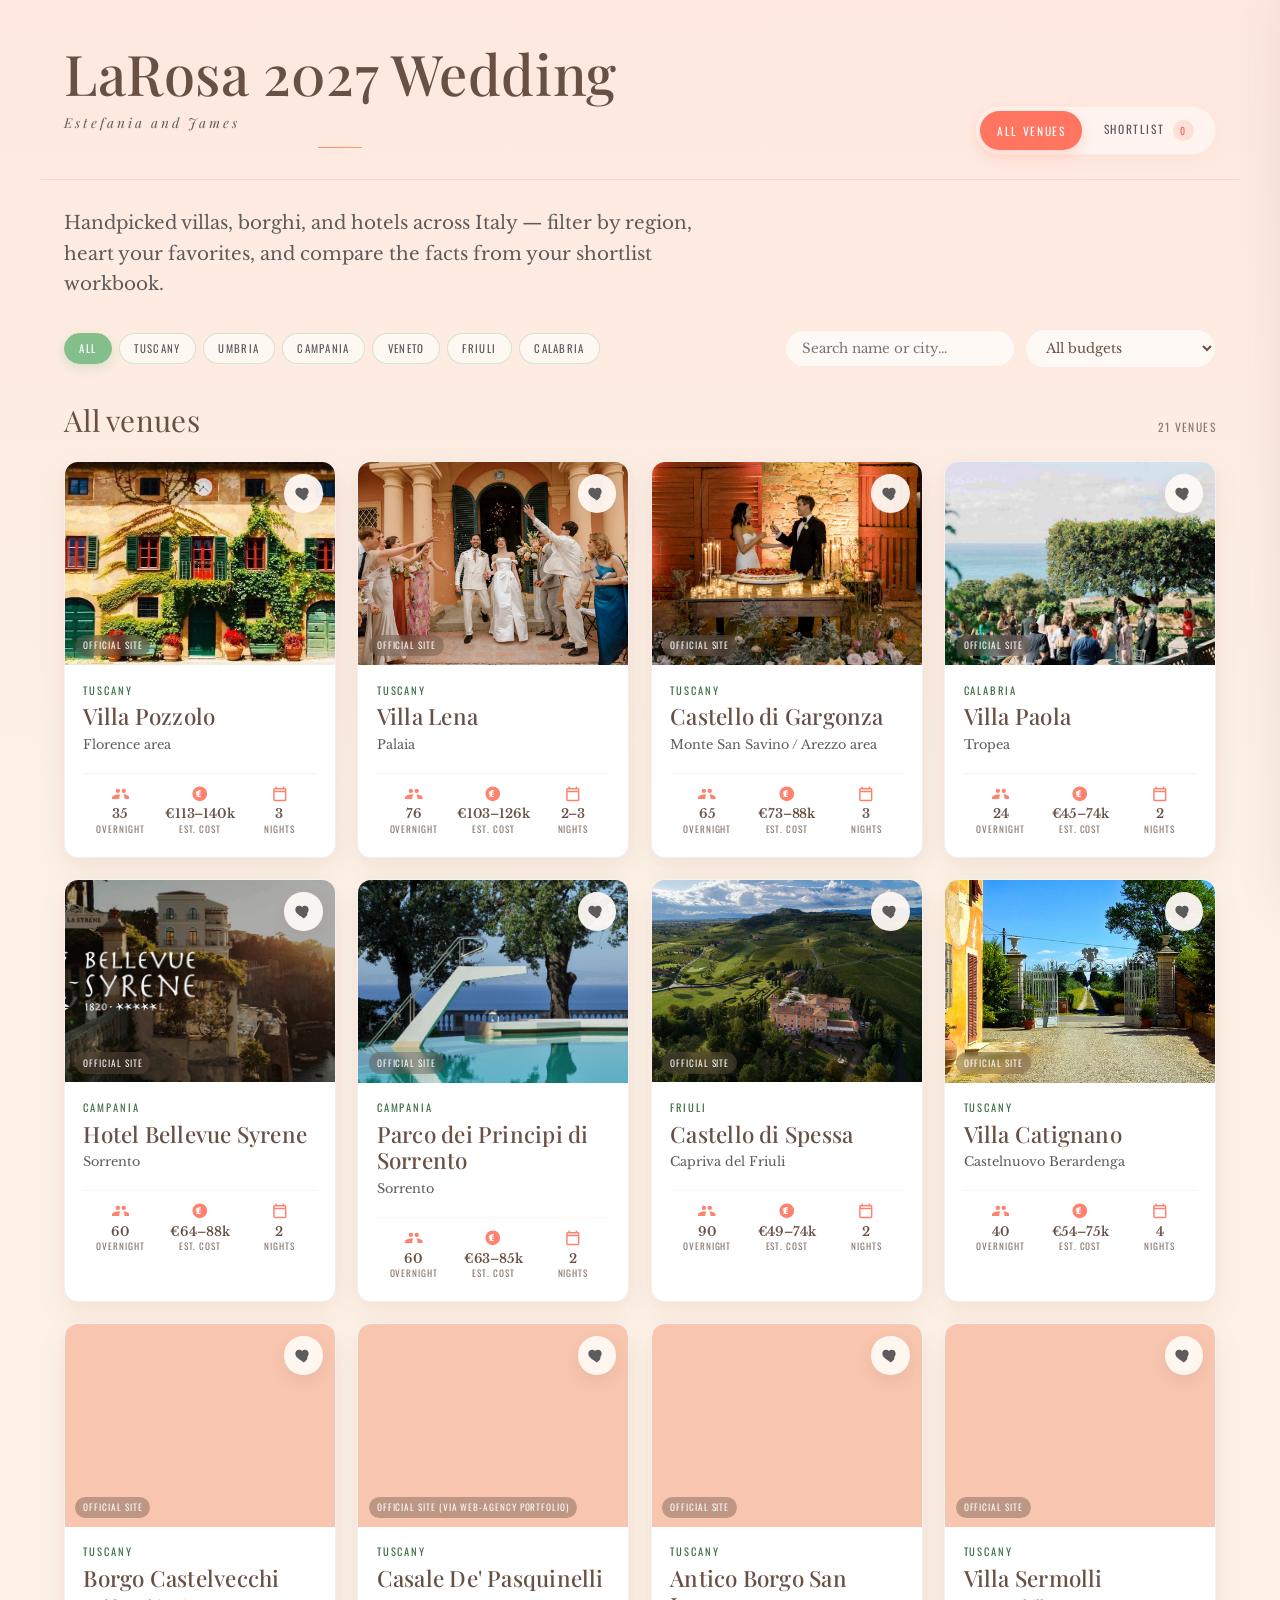
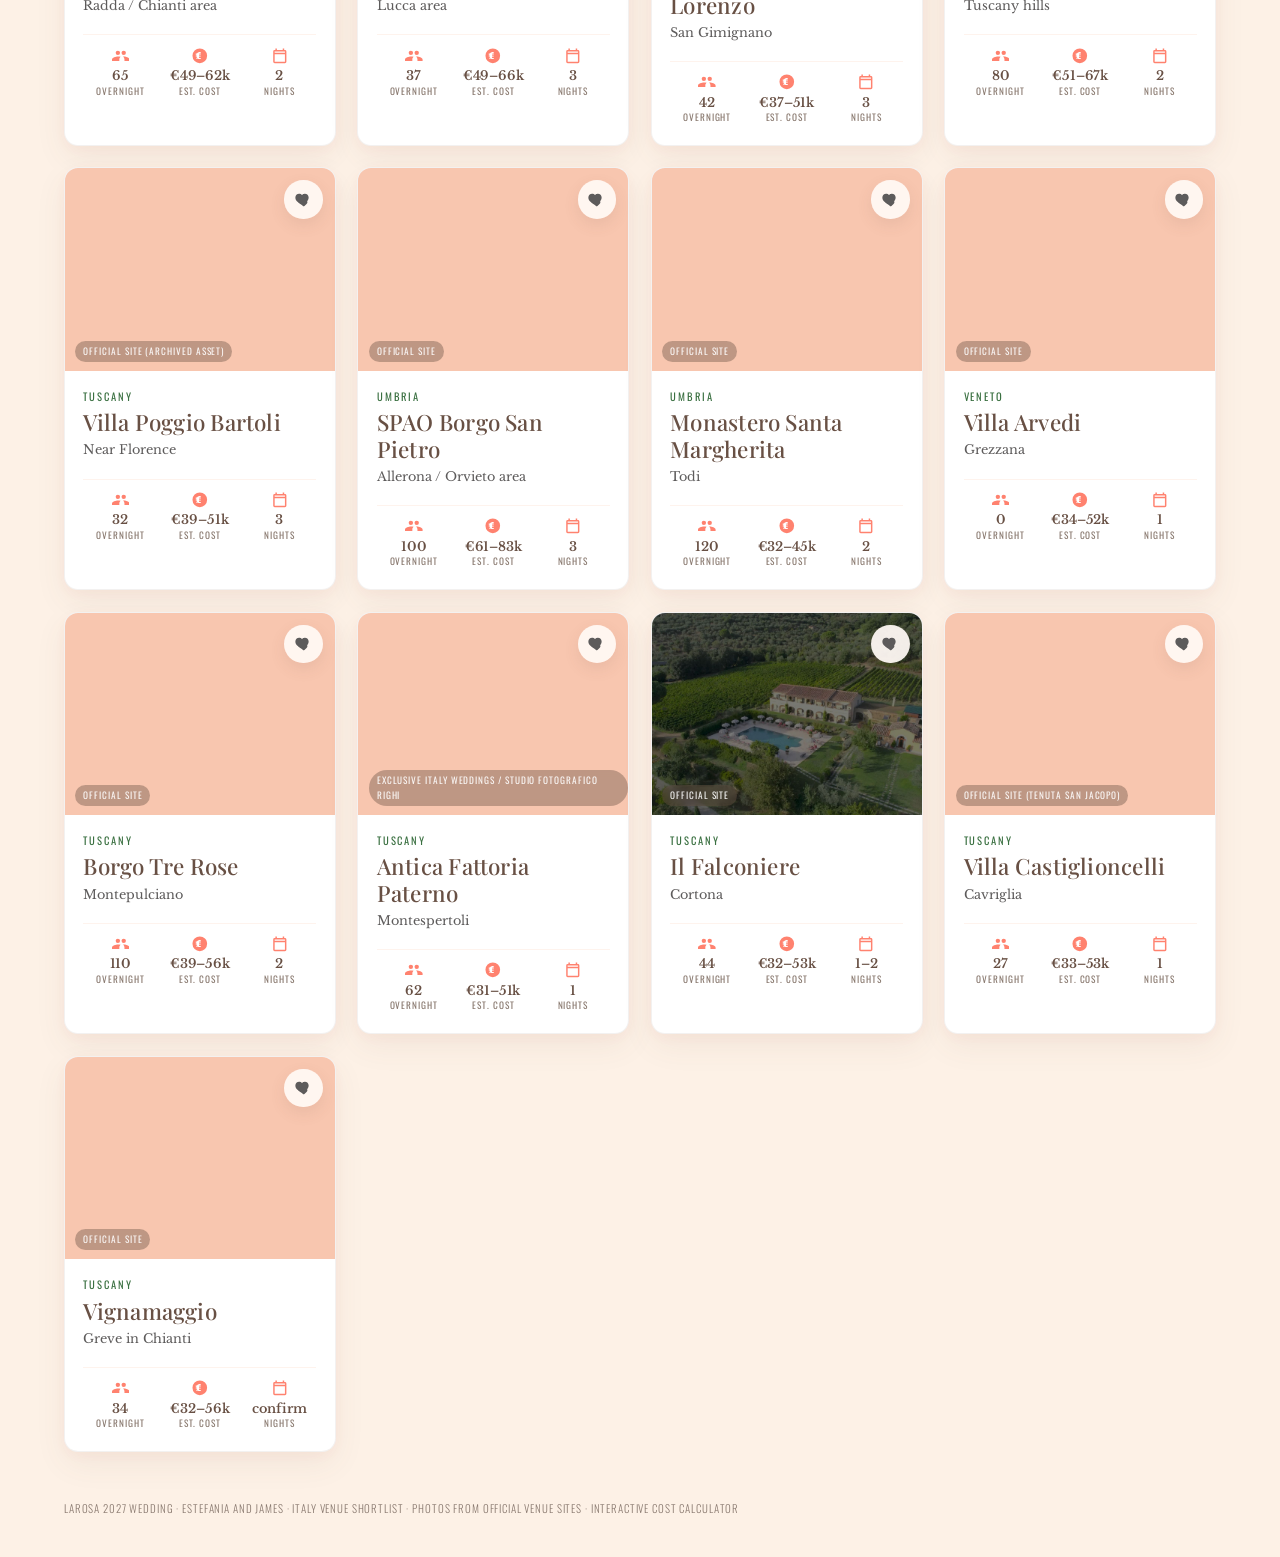
<file: index.html>
<!DOCTYPE html>
<html lang="en">
<head>
  <meta charset="UTF-8" />
  <meta name="viewport" content="width=device-width, initial-scale=1" />
  <meta name="theme-color" content="#FDF1E6" />
  <title>LaRosa 2027 Wedding</title>
  <meta name="description" content="LaRosa 2027 Wedding — Italy venue shortlist for Estefania and James." />
  <link rel="preconnect" href="https://fonts.googleapis.com" />
  <link rel="preconnect" href="https://fonts.gstatic.com" crossorigin />
  <link href="https://fonts.googleapis.com/css2?family=Libre+Baskerville:ital,wght@0,400;0,700;1,400&family=Oswald:wght@300;400;500&family=Playfair+Display:ital,wght@0,400;0,500;0,600;0,700;1,400;1,500&display=swap" rel="stylesheet" />
  <link rel="stylesheet" href="styles.css?v=hostbudget1" />
</head>
<body>
  <div class="grain" aria-hidden="true"></div>

  <header class="site-header">
    <div class="brand">
      <h1>LaRosa 2027 Wedding</h1>
      <p class="tagline">Estefania and James</p>
      <hr class="brand-rule" aria-hidden="true" />
    </div>
    <nav class="tabs" role="tablist" aria-label="Views">
      <button class="tab is-active" data-view="all" role="tab" aria-selected="true">All venues</button>
      <button class="tab" data-view="shortlist" role="tab" aria-selected="false">
        Shortlist <span class="badge" id="shortlist-count">0</span>
      </button>
    </nav>
  </header>

  <section class="hero-strip" id="hero-strip">
    <p class="hero-copy">Handpicked villas, borghi, and hotels across Italy — filter by region, heart your favorites, and compare the facts from your shortlist workbook.</p>
  </section>

  <div class="toolbar" id="toolbar">
    <div class="chips" id="region-chips" aria-label="Filter by region"></div>
    <div class="toolbar-right">
      <label class="search-wrap">
        <span class="sr-only">Search venues</span>
        <input type="search" id="search" placeholder="Search name or city…" autocomplete="off" />
      </label>
      <select id="band-filter" aria-label="Budget band">
        <option value="all">All budgets</option>
        <option value="Large">Large (&gt; €60k)</option>
        <option value="Medium">Medium (€30–60k)</option>
        <option value="Modest">Modest (&lt; €30k)</option>
      </select>
    </div>
  </div>

  <main class="layout">
    <section class="directory" aria-live="polite">
      <div class="dir-meta">
        <h2 id="view-title">All venues</h2>
        <p id="result-count"></p>
      </div>
      <div class="cards" id="cards"></div>
      <div class="empty" id="empty" hidden>
        <p class="empty-title">No venues here yet</p>
        <p class="empty-body">Tap the heart on any card to save it to your shortlist. Favorites stay on this phone via local storage.</p>
      </div>
    </section>
  </main>

  <footer class="site-footer">
    <p>LaRosa 2027 Wedding · Estefania and James · Italy venue shortlist · Photos from official venue sites · interactive cost calculator</p>
  </footer>

  <!-- Detail slide-over -->
  <div class="overlay" id="overlay" hidden></div>
  <aside class="drawer" id="drawer" aria-hidden="true" role="dialog" aria-modal="true" aria-labelledby="drawer-title">
    <button class="drawer-close" id="drawer-close" aria-label="Close details">&times;</button>
    <div class="drawer-scroll" id="drawer-content"></div>
  </aside>

  <script src="app.js?v=hostbudget1"></script>
</body>
</html>
</file>
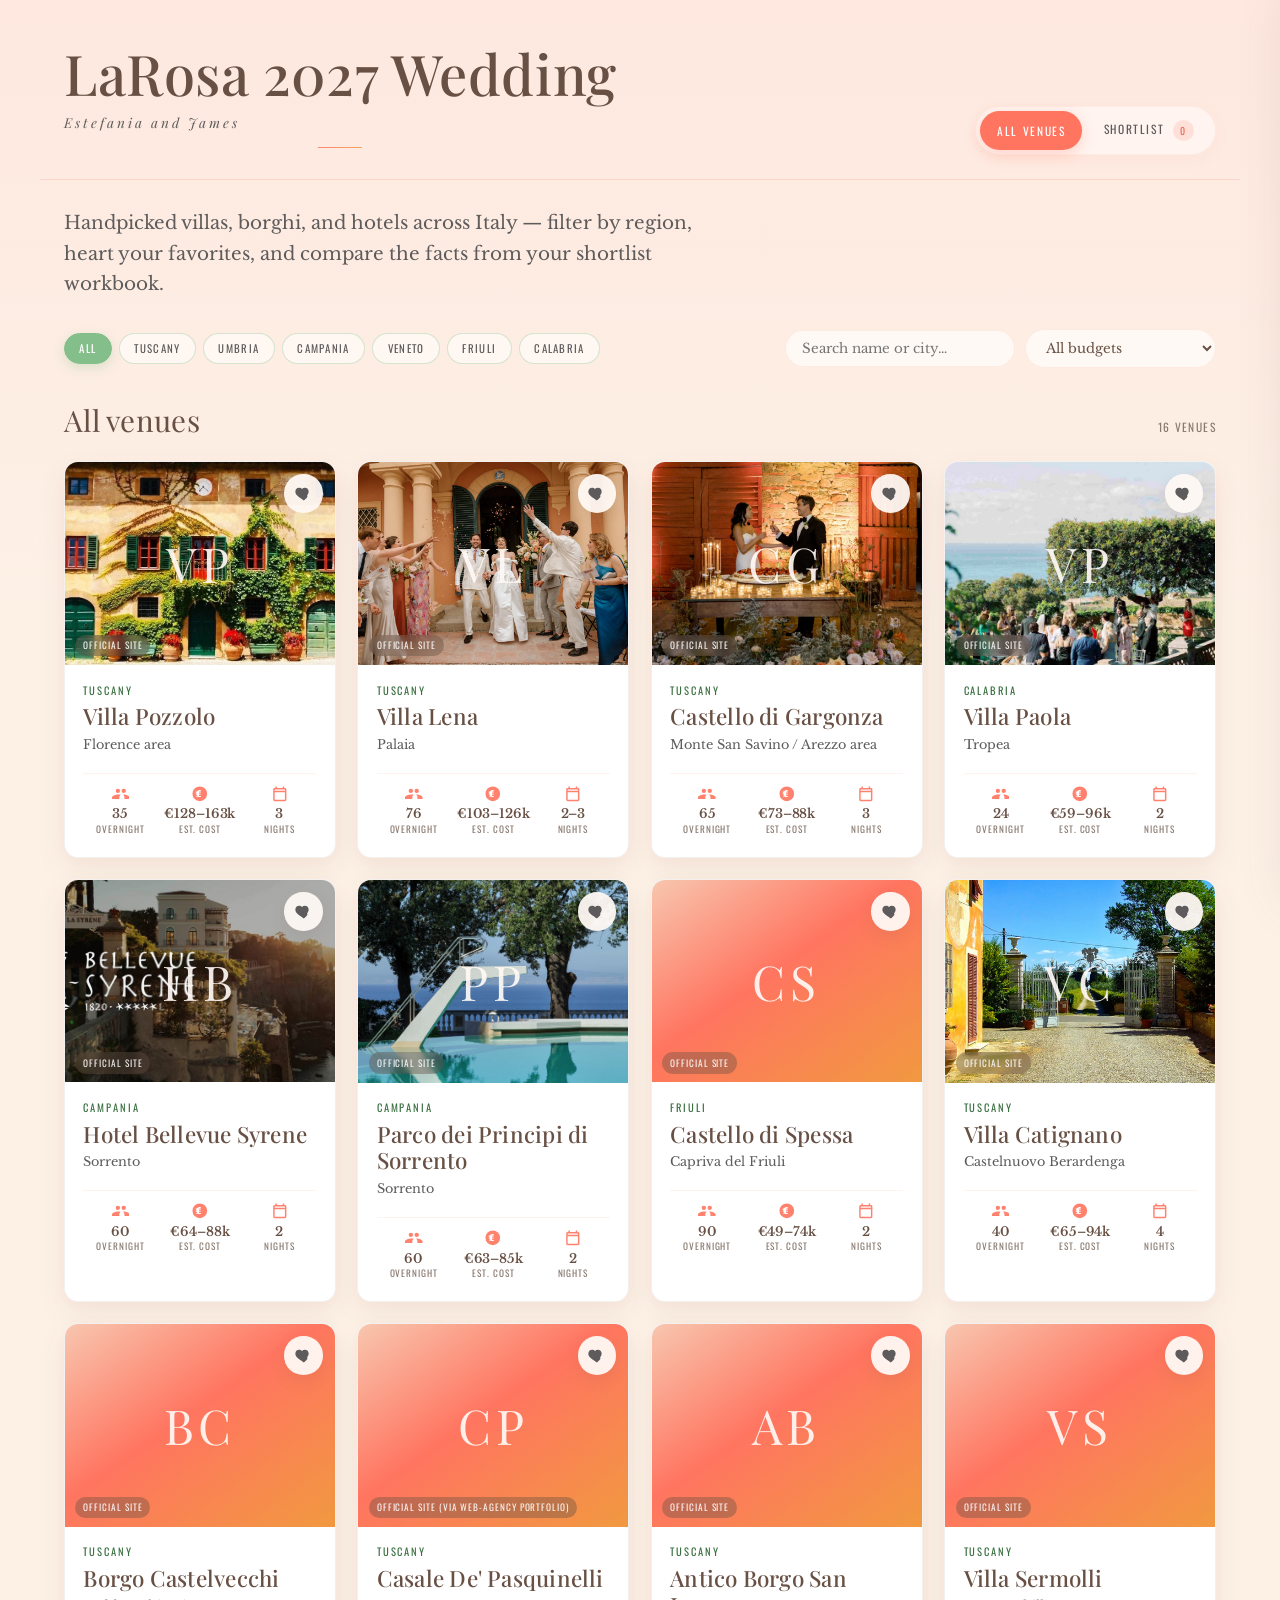
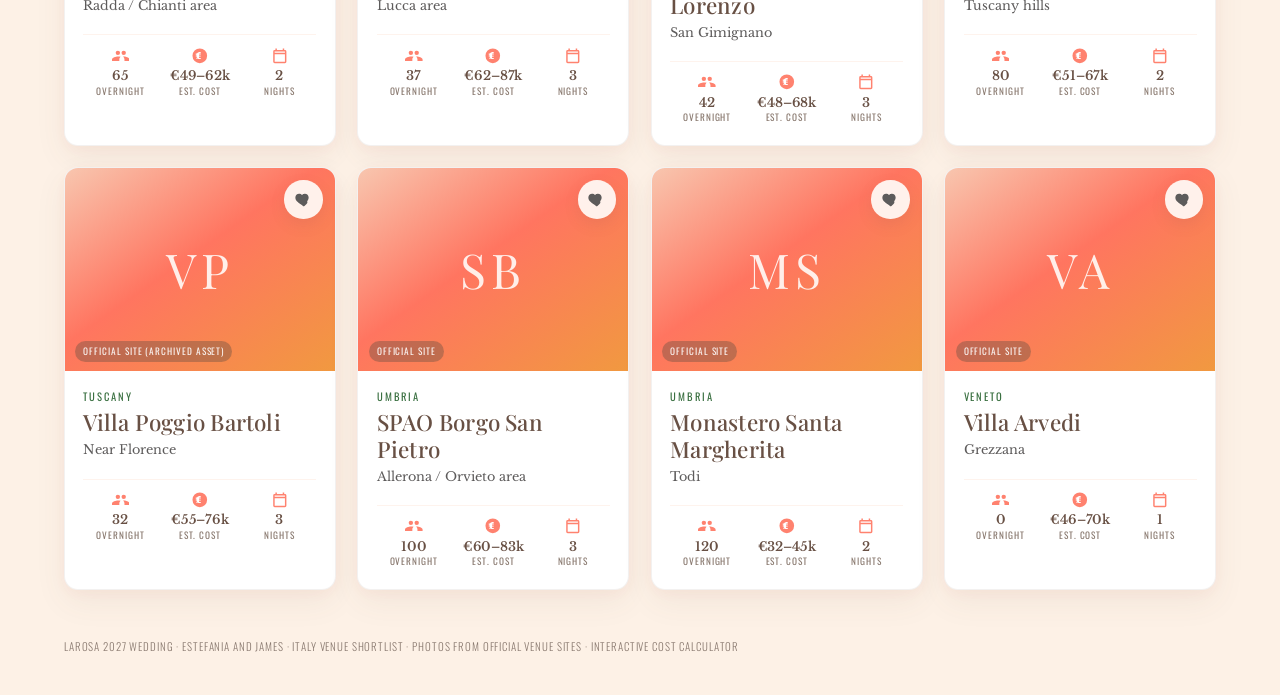
<file: Estefania_James_Italy_Venues_standalone.html>
<!DOCTYPE html>
<html lang="en">
<head>
  <meta charset="UTF-8" />
  <meta name="viewport" content="width=device-width, initial-scale=1" />
  <meta name="theme-color" content="#FDF1E6" />
  <title>LaRosa 2027 Wedding</title>
  <meta name="description" content="LaRosa 2027 Wedding — Italy venue shortlist for Estefania and James." />
  <link rel="preconnect" href="https://fonts.googleapis.com" />
  <link rel="preconnect" href="https://fonts.gstatic.com" crossorigin />
  <link href="https://fonts.googleapis.com/css2?family=Libre+Baskerville:ital,wght@0,400;0,700;1,400&family=Oswald:wght@300;400;500&family=Playfair+Display:ital,wght@0,400;0,500;0,600;0,700;1,400;1,500&display=swap" rel="stylesheet" />
  <style>
:root {
  /* Villa Lena brand — warm peach cream, coral salmon, soft mint */
  --cream: #FDF1E6;
  --cream-deep: #ffe4e0;
  --peach-wash: #ffddd7;
  --soft-peach: #F8C6AF;
  --yellow-wash: #FFFFAB;
  --blush: #ffddd7;
  --ink: #685044;
  --ink-soft: #5d5b5b;
  --muted: #8a7a70;
  --line: rgba(104, 80, 68, 0.12);
  --coral: #FF7560;
  --coral-deep: #e86550;
  --orange: #F19940;
  --rose: #F8C6AF;
  --rose-soft: #ffddd7;
  --sage: #84BF8B;
  --sage-deep: #3a7041;
  --sage-soft: #b8d9bc;
  --card: #fff9f5;
  --shadow: 0 12px 32px rgba(104, 80, 68, 0.07), 0 4px 14px rgba(255, 117, 96, 0.05);
  --radius: 14px;
  --serif: "Playfair Display", Georgia, "Times New Roman", serif;
  --body: "Libre Baskerville", Georgia, "Times New Roman", serif;
  --ui: "Oswald", system-ui, -apple-system, sans-serif;
  --sans: var(--ui);
  /* Aliases */
  --terracotta: var(--coral);
  --terracotta-deep: var(--coral-deep);
  --gold: var(--orange);
}

*, *::before, *::after { box-sizing: border-box; }

html { scroll-behavior: smooth; }

body {
  margin: 0;
  min-height: 100vh;
  background:
    linear-gradient(180deg, rgba(255, 221, 215, 0.45) 0%, transparent 28%),
    var(--cream);
  color: var(--ink);
  font-family: var(--body);
  font-weight: 400;
  font-size: 15px;
  line-height: 1.6;
  -webkit-font-smoothing: antialiased;
}

.grain {
  pointer-events: none;
  position: fixed;
  inset: 0;
  z-index: 0;
  opacity: 0.06;
  background-image: url("data:image/svg+xml,%3Csvg viewBox='0 0 200 200' xmlns='http://www.w3.org/2000/svg'%3E%3Cfilter id='n'%3E%3CfeTurbulence type='fractalNoise' baseFrequency='0.9' numOctaves='3' stitchTiles='stitch'/%3E%3C/filter%3E%3Crect width='100%25' height='100%25' filter='url(%23n)'/%3E%3C/svg%3E");
  mix-blend-mode: soft-light;
}

.sr-only {
  position: absolute;
  width: 1px; height: 1px;
  padding: 0; margin: -1px;
  overflow: hidden; clip: rect(0,0,0,0);
  border: 0;
}

.site-header,
.hero-strip,
.toolbar,
.layout,
.site-footer {
  position: relative;
  z-index: 1;
}

.site-header {
  display: flex;
  flex-wrap: wrap;
  align-items: flex-end;
  justify-content: space-between;
  gap: 1.5rem;
  padding: 2.75rem 1.5rem 1.5rem;
  max-width: 1200px;
  margin: 0 auto;
  border-bottom: 1px solid rgba(255, 117, 96, 0.18);
}

.eyebrow {
  margin: 0 0 0.35rem;
  font-family: var(--ui);
  font-size: 0.68rem;
  letter-spacing: 0.24em;
  text-transform: uppercase;
  color: var(--muted);
  font-weight: 400;
}

.brand h1 {
  margin: 0;
  font-family: var(--serif);
  font-weight: 500;
  font-size: clamp(2.4rem, 5.5vw, 3.5rem);
  line-height: 1.05;
  letter-spacing: 0.01em;
  color: var(--ink);
}

.brand .amp {
  font-style: italic;
  color: var(--coral);
  font-weight: 400;
}

.tagline {
  margin: 0.55rem 0 0;
  color: var(--ink-soft);
  font-family: var(--serif);
  font-size: 0.85rem;
  font-weight: 400;
  font-style: italic;
  letter-spacing: 0.22em;
  text-transform: none;
}

.brand-rule {
  display: block;
  width: 2.75rem;
  height: 1px;
  margin-top: 0.85rem;
  background: linear-gradient(90deg, var(--coral), var(--orange));
  border: 0;
  opacity: 0.85;
}

.tabs {
  display: inline-flex;
  gap: 0.3rem;
  padding: 0.28rem;
  background: rgba(255, 249, 245, 0.72);
  border: 1px solid rgba(248, 198, 175, 0.22);
  border-radius: 999px;
  box-shadow: 0 4px 16px rgba(255, 117, 96, 0.05);
}

.tab {
  appearance: none;
  border: 0;
  background: transparent;
  color: var(--ink-soft);
  font-family: var(--ui);
  font-size: 0.72rem;
  font-weight: 400;
  letter-spacing: 0.14em;
  text-transform: uppercase;
  padding: 0.55rem 1.05rem;
  border-radius: 999px;
  cursor: pointer;
  transition: background 0.2s, color 0.2s, box-shadow 0.2s;
}

.tab.is-active {
  background: var(--coral);
  color: #fff;
  box-shadow: 0 4px 14px rgba(255, 117, 96, 0.28);
}

.badge {
  display: inline-grid;
  place-items: center;
  min-width: 1.3rem;
  height: 1.3rem;
  margin-left: 0.25rem;
  padding: 0 0.35rem;
  border-radius: 999px;
  background: var(--orange);
  color: #fff;
  font-family: var(--ui);
  font-size: 0.62rem;
  font-weight: 400;
  vertical-align: middle;
}

.tab.is-active .badge {
  background: rgba(255, 255, 255, 0.28);
  color: #fff;
}

.tab:not(.is-active) .badge {
  background: rgba(255, 117, 96, 0.16);
  color: var(--coral-deep);
}

.hero-strip {
  max-width: 1200px;
  margin: 0 auto;
  padding: 1.75rem 1.5rem 0.6rem;
}

.hero-copy {
  margin: 0;
  max-width: 42rem;
  font-family: var(--body);
  font-size: clamp(1.0rem, 2vw, 1.15rem);
  font-weight: 400;
  line-height: 1.65;
  color: var(--ink-soft);
}

.toolbar {
  max-width: 1200px;
  margin: 0 auto;
  padding: 1.25rem 1.5rem;
  display: flex;
  flex-wrap: wrap;
  gap: 1rem;
  align-items: center;
  justify-content: space-between;
}

.chips {
  display: flex;
  flex-wrap: wrap;
  gap: 0.45rem;
}

.chip {
  appearance: none;
  border: 1px solid rgba(132, 191, 139, 0.35);
  background: rgba(255, 249, 245, 0.85);
  color: var(--ink-soft);
  font-family: var(--ui);
  font-size: 0.68rem;
  font-weight: 400;
  letter-spacing: 0.12em;
  text-transform: uppercase;
  padding: 0.42rem 0.9rem;
  border-radius: 999px;
  cursor: pointer;
  transition: all 0.18s ease;
}

.chip:hover {
  border-color: var(--sage-deep);
  color: var(--sage-deep);
  background: rgba(132, 191, 139, 0.12);
}

.chip.is-active {
  background: var(--sage);
  border-color: var(--sage);
  color: #fff;
  box-shadow: 0 4px 12px rgba(132, 191, 139, 0.28);
}

.toolbar-right {
  display: flex;
  flex-wrap: wrap;
  gap: 0.6rem;
  align-items: center;
}

.search-wrap input,
#band-filter {
  font-family: var(--body);
  font-size: 0.84rem;
  color: var(--ink);
  background: var(--card);
  border: 1px solid rgba(248, 198, 175, 0.28);
  border-radius: 999px;
  padding: 0.55rem 1rem;
  outline: none;
  transition: border-color 0.18s, box-shadow 0.18s;
}

.search-wrap input {
  min-width: min(220px, 70vw);
}

.search-wrap input:focus,
#band-filter:focus {
  border-color: var(--coral);
  box-shadow: 0 0 0 3px rgba(255, 117, 96, 0.16);
}

.layout {
  max-width: 1200px;
  margin: 0 auto;
  padding: 0.5rem 1.5rem 3rem;
}

.dir-meta {
  display: flex;
  align-items: baseline;
  justify-content: space-between;
  gap: 1rem;
  margin-bottom: 1.15rem;
}

.dir-meta h2 {
  margin: 0;
  font-family: var(--serif);
  font-weight: 400;
  font-size: 1.85rem;
  letter-spacing: 0.01em;
}

#result-count {
  margin: 0;
  font-family: var(--ui);
  color: var(--muted);
  font-size: 0.72rem;
  letter-spacing: 0.12em;
  text-transform: uppercase;
  font-weight: 400;
}

.cards {
  display: grid;
  grid-template-columns: repeat(auto-fill, minmax(270px, 1fr));
  gap: 1.35rem;
}

.card {
  position: relative;
  background: #fff;
  border: 1px solid rgba(104, 80, 68, 0.08);
  border-radius: var(--radius);
  overflow: hidden;
  box-shadow: var(--shadow);
  cursor: pointer;
  transition: transform 0.22s ease, box-shadow 0.22s ease, border-color 0.22s ease;
  display: flex;
  flex-direction: column;
}

.card:hover {
  transform: translateY(-4px);
  border-color: rgba(255, 117, 96, 0.28);
  box-shadow: 0 20px 48px rgba(255, 117, 96, 0.10), 0 8px 22px rgba(132, 191, 139, 0.08);
}

.card-media {
  position: relative;
  aspect-ratio: 4 / 3;
  background: linear-gradient(145deg, #F8C6AF, #FF7560 45%, #F19940);
  overflow: hidden;
}

.card-media img {
  width: 100%;
  height: 100%;
  object-fit: cover;
  display: block;
}

.card-media .monogram {
  position: absolute;
  inset: 0;
  display: grid;
  place-items: center;
  font-family: var(--serif);
  font-size: 3rem;
  font-weight: 400;
  color: rgba(255, 249, 245, 0.92);
  letter-spacing: 0.1em;
}

.card-media .credit {
  position: absolute;
  left: 0.65rem;
  bottom: 0.55rem;
  font-family: var(--ui);
  font-size: 0.58rem;
  letter-spacing: 0.1em;
  text-transform: uppercase;
  font-weight: 400;
  color: rgba(255,255,255,0.9);
  background: rgba(104, 80, 68, 0.4);
  backdrop-filter: blur(4px);
  padding: 0.2rem 0.5rem;
  border-radius: 999px;
}

.heart {
  position: absolute;
  top: 0.75rem;
  right: 0.75rem;
  z-index: 2;
  width: 2.4rem;
  height: 2.4rem;
  border: 0;
  border-radius: 50%;
  background: rgba(255, 249, 245, 0.94);
  color: var(--ink-soft);
  cursor: pointer;
  display: grid;
  place-items: center;
  box-shadow: 0 6px 16px rgba(104, 80, 68, 0.1);
  transition: transform 0.15s, color 0.15s, background 0.15s, box-shadow 0.15s;
}

.heart:hover { transform: scale(1.08); color: var(--coral); }
.heart.is-on {
  color: var(--coral);
  background: #fff;
  box-shadow: 0 6px 18px rgba(255, 117, 96, 0.22);
}
.heart svg { width: 1.1rem; height: 1.1rem; fill: currentColor; }

.card-body {
  padding: 1.05rem 1.15rem 1.25rem;
  display: flex;
  flex-direction: column;
  gap: 0.3rem;
  flex: 1;
}

.card-region {
  margin: 0;
  font-family: var(--ui);
  font-size: 0.66rem;
  letter-spacing: 0.18em;
  text-transform: uppercase;
  color: var(--sage-deep);
  font-weight: 400;
}

.card-body h3 {
  margin: 0;
  font-family: var(--serif);
  font-weight: 500;
  font-size: 1.4rem;
  line-height: 1.18;
  letter-spacing: 0.01em;
}

.card-loc {
  margin: 0;
  color: var(--ink-soft);
  font-family: var(--body);
  font-size: 0.8rem;
  font-weight: 400;
}

.card-stats {
  display: grid;
  grid-template-columns: repeat(3, 1fr);
  gap: 0.35rem;
  margin-top: 0.8rem;
  padding-top: 0.7rem;
  border-top: 1px solid rgba(248, 198, 175, 0.22);
}

.stat-icon {
  display: flex;
  flex-direction: column;
  align-items: center;
  text-align: center;
  gap: 0.25rem;
  min-width: 0;
}

.stat-icon svg {
  width: 1.1rem;
  height: 1.1rem;
  color: var(--coral);
  opacity: 0.9;
}

.stat-icon strong {
  display: block;
  font-size: 0.8rem;
  font-weight: 600;
  color: var(--ink);
  line-height: 1.2;
  letter-spacing: -0.01em;
}

.stat-icon span {
  display: block;
  font-family: var(--ui);
  font-size: 0.58rem;
  letter-spacing: 0.1em;
  text-transform: uppercase;
  color: var(--muted);
  font-weight: 400;
}

.pill {
  font-size: 0.7rem;
  font-weight: 500;
  color: var(--ink-soft);
  background: var(--blush);
  padding: 0.28rem 0.55rem;
  border-radius: 999px;
}

.empty {
  text-align: center;
  padding: 3.5rem 1.5rem;
  border: 1px dashed rgba(132, 191, 139, 0.35);
  border-radius: var(--radius);
  background: rgba(255, 249, 245, 0.65);
}

.empty-title {
  margin: 0 0 0.4rem;
  font-family: var(--serif);
  font-weight: 400;
  font-size: 1.65rem;
}

.empty-body {
  margin: 0 auto;
  max-width: 28rem;
  color: var(--ink-soft);
  font-size: 0.92rem;
}

.site-footer {
  max-width: 1200px;
  margin: 0 auto;
  padding: 0 1.5rem 2.5rem;
  color: var(--muted);
  font-family: var(--ui);
  font-size: 0.68rem;
  letter-spacing: 0.08em;
  text-transform: uppercase;
  font-weight: 300;
}

.site-footer p { margin: 0; }

/* Drawer */
.overlay {
  position: fixed;
  inset: 0;
  background: rgba(104, 80, 68, 0.38);
  backdrop-filter: blur(4px);
  z-index: 40;
  opacity: 0;
  transition: opacity 0.25s ease;
}

.overlay.is-open { opacity: 1; }

.drawer {
  position: fixed;
  top: 0;
  right: 0;
  height: 100%;
  width: min(540px, 100%);
  background:
    linear-gradient(180deg, rgba(255, 221, 215, 0.35) 0%, transparent 30%),
    var(--cream);
  z-index: 50;
  transform: translateX(105%);
  transition: transform 0.3s cubic-bezier(0.22, 1, 0.36, 1);
  box-shadow: -18px 0 50px rgba(104, 80, 68, 0.14);
  display: flex;
  flex-direction: column;
}

.drawer.is-open { transform: translateX(0); }

.drawer-close {
  position: absolute;
  top: 0.85rem;
  right: 0.85rem;
  z-index: 2;
  width: 2.4rem;
  height: 2.4rem;
  border: 0;
  border-radius: 50%;
  background: rgba(255, 249, 245, 0.94);
  color: var(--ink);
  font-size: 1.5rem;
  line-height: 1;
  cursor: pointer;
  box-shadow: 0 4px 14px rgba(104, 80, 68, 0.1);
  transition: background 0.15s, transform 0.15s;
}

.drawer-close:hover {
  background: #fff;
  transform: scale(1.05);
}

.drawer-scroll {
  overflow-y: auto;
  flex: 1;
  -webkit-overflow-scrolling: touch;
}

.drawer-hero {
  position: relative;
  aspect-ratio: 16 / 10;
  background: linear-gradient(145deg, #F8C6AF, #FF7560 45%, #F19940);
}

.drawer-hero img {
  width: 100%;
  height: 100%;
  object-fit: cover;
  display: block;
}

.drawer-hero .monogram {
  position: absolute;
  inset: 0;
  display: grid;
  place-items: center;
  font-family: var(--serif);
  font-size: 4rem;
  font-weight: 400;
  color: rgba(255, 249, 245, 0.92);
}

.drawer-hero .credit {
  position: absolute;
  left: 1rem;
  bottom: 0.85rem;
  font-size: 0.62rem;
  letter-spacing: 0.06em;
  text-transform: uppercase;
  color: rgba(255,255,255,0.9);
  background: rgba(104, 80, 68, 0.4);
  padding: 0.25rem 0.55rem;
  border-radius: 999px;
}

.drawer-body { padding: 1.45rem 1.4rem 2.5rem; }

.drawer-kicker {
  margin: 0 0 0.35rem;
  font-family: var(--ui);
  font-size: 0.68rem;
  letter-spacing: 0.2em;
  text-transform: uppercase;
  color: var(--sage-deep);
  font-weight: 400;
}

#drawer-title,
.drawer-body h2 {
  margin: 0 0 0.35rem;
  font-family: var(--serif);
  font-weight: 400;
  font-size: clamp(1.9rem, 4vw, 2.4rem);
  line-height: 1.08;
  letter-spacing: 0.01em;
}

.drawer-sub {
  margin: 0 0 1rem;
  color: var(--ink-soft);
  font-size: 0.92rem;
}

.drawer-actions {
  display: flex;
  flex-wrap: wrap;
  gap: 0.55rem;
  margin-bottom: 1.4rem;
}

.btn {
  appearance: none;
  border: 1px solid rgba(255, 117, 96, 0.35);
  background: var(--card);
  color: var(--ink);
  font-family: var(--ui);
  font-size: 0.72rem;
  font-weight: 400;
  letter-spacing: 0.12em;
  text-transform: uppercase;
  padding: 0.6rem 1.15rem;
  border-radius: 999px;
  cursor: pointer;
  text-decoration: none;
  display: inline-flex;
  align-items: center;
  gap: 0.35rem;
  transition: background 0.18s, border-color 0.18s, box-shadow 0.18s, color 0.18s;
}

.btn:hover {
  border-color: var(--coral);
  box-shadow: 0 4px 12px rgba(255, 117, 96, 0.12);
}

.btn-primary {
  background: var(--coral);
  border-color: var(--coral);
  color: #fff;
  box-shadow: 0 4px 14px rgba(255, 117, 96, 0.25);
}

.btn-primary:hover {
  background: var(--coral-deep);
  border-color: var(--coral-deep);
  color: #fff;
}

.btn-heart.is-on {
  color: var(--coral);
  border-color: rgba(255, 117, 96, 0.4);
  background: rgba(255, 117, 96, 0.08);
}

.stats {
  display: grid;
  grid-template-columns: 1fr 1fr;
  gap: 0.65rem;
  margin-bottom: 1.4rem;
}

.stat {
  background: var(--card);
  border: 1px solid rgba(248, 198, 175, 0.22);
  border-radius: 16px;
  padding: 0.8rem 0.9rem;
  box-shadow: 0 4px 12px rgba(132, 191, 139, 0.04);
}

.stat dt {
  margin: 0;
  font-family: var(--ui);
  font-size: 0.64rem;
  letter-spacing: 0.14em;
  text-transform: uppercase;
  font-weight: 400;
  color: var(--muted);
}

.stat dd {
  margin: 0.25rem 0 0;
  font-family: var(--serif);
  font-size: 1.15rem;
  font-weight: 500;
  line-height: 1.25;
}

.section {
  margin-bottom: 1.25rem;
  padding-top: 0.25rem;
  border-top: 1px solid rgba(248, 198, 175, 0.22);
}

.section h3 {
  margin: 0.9rem 0 0.45rem;
  font-family: var(--serif);
  font-size: 1.28rem;
  font-weight: 500;
}

.section p,
.section li {
  margin: 0 0 0.55rem;
  color: var(--ink-soft);
  font-family: var(--body);
  font-size: 0.88rem;
  line-height: 1.65;
  white-space: pre-wrap;
}

.section ul {
  margin: 0;
  padding-left: 1.1rem;
}

.callout {
  background: rgba(255, 117, 96, 0.08);
  border-left: 3px solid var(--coral);
  padding: 0.85rem 1rem;
  border-radius: 0 14px 14px 0;
  margin: 0.6rem 0;
}

.callout strong {
  display: block;
  font-family: var(--ui);
  font-size: 0.68rem;
  font-weight: 400;
  letter-spacing: 0.14em;
  text-transform: uppercase;
  color: var(--coral-deep);
  margin-bottom: 0.25rem;
}

.confidence {
  display: inline-block;
  font-family: var(--ui);
  font-size: 0.66rem;
  font-weight: 400;
  letter-spacing: 0.1em;
  text-transform: uppercase;
  padding: 0.25rem 0.65rem;
  border-radius: 999px;
  background: rgba(132, 191, 139, 0.16);
  color: var(--sage-deep);
}

body.drawer-open { overflow: hidden; }

@media (max-width: 640px) {
  .site-header { padding-top: 1.75rem; }
  .stats { grid-template-columns: 1fr; }
  .toolbar { padding-top: 0.75rem; }
  .cards { grid-template-columns: 1fr; }
}

/* —— 60-guest cost + calculator —— */
.cost-60 {
  background: linear-gradient(180deg, rgba(255, 117, 96, 0.07), rgba(255, 249, 245, 0.92));
  border: 1px solid rgba(248, 198, 175, 0.28);
  border-radius: 18px;
  padding: 1.05rem 1.15rem 1.2rem;
  margin: 1.1rem 0;
}

.cost-60 h3 { margin-top: 0; }

.cost-60-total {
  font-family: var(--serif);
  font-size: 1.45rem;
  font-weight: 500;
  margin: 0.35rem 0 0.75rem;
}

.cost-60-total .muted {
  font-size: 0.95rem;
  color: var(--muted);
  font-style: italic;
}

.overflow-note {
  background: rgba(255, 221, 215, 0.55);
  border-left: 3px solid var(--orange);
  padding: 0.55rem 0.75rem;
  border-radius: 0 10px 10px 0;
  font-size: 0.86rem;
  color: var(--ink-soft);
  margin: 0.5rem 0 0.75rem;
}

.table-wrap { overflow-x: auto; }

.cost-table {
  width: 100%;
  border-collapse: collapse;
  font-size: 0.84rem;
}

.cost-table th, .cost-table td {
  text-align: left;
  padding: 0.4rem 0.35rem;
  border-bottom: 1px solid rgba(248, 198, 175, 0.2);
  vertical-align: top;
}

.cost-table th {
  font-family: var(--ui);
  color: var(--muted);
  font-weight: 400;
  font-size: 0.68rem;
  text-transform: uppercase;
  letter-spacing: 0.1em;
}

.cost-table td:last-child {
  text-align: right;
  white-space: nowrap;
  font-variant-numeric: tabular-nums;
}

.src-tag {
  display: inline-block;
  margin-left: 0.35rem;
  font-family: var(--ui);
  font-size: 0.58rem;
  color: var(--sage-deep);
  background: rgba(132, 191, 139, 0.14);
  padding: 0.1rem 0.4rem;
  border-radius: 999px;
  text-transform: uppercase;
  letter-spacing: 0.08em;
  font-weight: 400;
}

.assumptions {
  margin: 0.75rem 0 0;
  font-size: 0.76rem;
  color: var(--muted);
  line-height: 1.5;
}

.calc-panel {
  background: var(--card);
  border: 1px solid rgba(248, 198, 175, 0.28);
  border-radius: 18px;
  padding: 1.05rem 1.15rem 1.25rem;
  margin: 1rem 0 1.25rem;
  box-shadow: var(--shadow);
}

.calc-panel h3 {
  margin: 0 0 0.25rem;
  font-family: var(--serif);
  font-size: 1.35rem;
  font-weight: 500;
}

.calc-lead {
  margin: 0 0 0.9rem;
  font-size: 0.84rem;
  color: var(--ink-soft);
}

.calc-grid {
  display: grid;
  grid-template-columns: 1fr 1fr;
  gap: 0.75rem 1rem;
}

@media (max-width: 560px) {
  .calc-grid { grid-template-columns: 1fr; }
}

.calc-field {
  display: flex;
  flex-direction: column;
  gap: 0.35rem;
  font-family: var(--ui);
  font-size: 0.68rem;
  font-weight: 400;
  color: var(--ink-soft);
  letter-spacing: 0.1em;
  text-transform: uppercase;
}

.calc-field input[type="number"],
.calc-field select {
  font: inherit;
  font-size: 0.92rem;
  font-weight: 500;
  text-transform: none;
  letter-spacing: 0;
  color: var(--ink);
  border: 1px solid rgba(248, 198, 175, 0.3);
  border-radius: 12px;
  padding: 0.5rem 0.7rem;
  background: #fff;
}

.calc-row {
  display: grid;
  grid-template-columns: 1fr 4.2rem;
  gap: 0.5rem;
  align-items: center;
}

.calc-row input[type="range"] { width: 100%; accent-color: var(--coral); }

.calc-totals {
  display: grid;
  grid-template-columns: 1fr 1fr;
  gap: 0.65rem;
  margin-top: 1rem;
}

@media (max-width: 560px) {
  .calc-totals { grid-template-columns: 1fr; }
}

.calc-total {
  background: var(--cream);
  border-radius: 14px;
  padding: 0.7rem 0.85rem;
  border: 1px solid rgba(248, 198, 175, 0.22);
}

.calc-total.primary {
  grid-column: 1 / -1;
  background: rgba(255, 117, 96, 0.1);
  border-color: rgba(255, 117, 96, 0.28);
}

.calc-total.host {
  background: rgba(132, 191, 139, 0.12);
  border-color: rgba(132, 191, 139, 0.28);
}

.calc-total .label {
  display: block;
  font-family: var(--ui);
  font-size: 0.64rem;
  text-transform: uppercase;
  letter-spacing: 0.12em;
  font-weight: 400;
  color: var(--muted);
  margin-bottom: 0.2rem;
}

.calc-total strong {
  display: block;
  font-family: var(--serif);
  font-size: 1.35rem;
  font-weight: 500;
  color: var(--ink);
  line-height: 1.15;
}

.calc-total em {
  display: block;
  margin-top: 0.2rem;
  font-size: 0.76rem;
  color: var(--ink-soft);
  font-style: normal;
}

.calc-details {
  margin-top: 0.75rem;
  font-size: 0.84rem;
}

.calc-details summary {
  cursor: pointer;
  color: var(--coral-deep);
  font-weight: 500;
}

.calc-lines {
  list-style: none;
  margin: 0.5rem 0 0;
  padding: 0;
}

.calc-lines li {
  display: flex;
  justify-content: space-between;
  gap: 1rem;
  padding: 0.28rem 0;
  border-bottom: 1px solid rgba(248, 198, 175, 0.2);
  color: var(--ink-soft);
}

/* —— Gallery carousel —— */
.drawer-gallery {
  display: flex;
  flex-direction: column;
  gap: 0;
  background: #685044;
}

.drawer-gallery .drawer-hero {
  aspect-ratio: 16 / 10;
  max-height: 280px;
}

.gallery-thumbs {
  display: flex;
  gap: 0.4rem;
  padding: 0.55rem 0.65rem 0.7rem;
  overflow-x: auto;
  -webkit-overflow-scrolling: touch;
  scrollbar-width: thin;
  background: rgba(104, 80, 68, 0.94);
}

.gallery-thumb {
  appearance: none;
  border: 2px solid transparent;
  padding: 0;
  margin: 0;
  border-radius: 10px;
  overflow: hidden;
  flex: 0 0 auto;
  width: 4.4rem;
  height: 3.1rem;
  cursor: pointer;
  background: #5d5b5b;
  opacity: 0.72;
  transition: opacity 0.15s ease, border-color 0.15s ease;
}

.gallery-thumb img {
  width: 100%;
  height: 100%;
  object-fit: cover;
  display: block;
}

.gallery-thumb.is-active,
.gallery-thumb:hover {
  opacity: 1;
  border-color: var(--coral);
}

@media (max-width: 560px) {
  .drawer-gallery .drawer-hero { max-height: 220px; }
  .gallery-thumb { width: 3.8rem; height: 2.7rem; }
}

/* —— Links / brochure —— */
.links-section .links-actions {
  margin-bottom: 0.5rem;
}

.btn-brochure {
  background: rgba(132, 191, 139, 0.14);
  border-color: rgba(132, 191, 139, 0.4);
  color: var(--ink);
}

.btn-brochure:hover {
  background: rgba(132, 191, 139, 0.24);
  border-color: var(--sage);
}

.brochure-text {
  margin: 0.35rem 0 0;
  font-size: 0.86rem;
  color: var(--ink-soft);
  white-space: pre-wrap;
}

.brochure-label {
  display: inline-block;
  font-family: var(--ui);
  font-size: 0.64rem;
  letter-spacing: 0.12em;
  text-transform: uppercase;
  color: var(--muted);
  font-weight: 400;
  margin-right: 0.35rem;
}

/* —— Notes —— */
.notes-section {
  background: var(--card);
  border: 1px solid rgba(248, 198, 175, 0.28);
  border-radius: 18px;
  padding: 0.9rem 1.05rem 1.05rem;
  margin: 0 0 1.1rem;
  box-shadow: 0 4px 14px rgba(248, 198, 175, 0.06);
}

.notes-section h3 { margin-top: 0; }

.notes-label {
  display: block;
  font-family: var(--ui);
  font-size: 0.68rem;
  font-weight: 400;
  letter-spacing: 0.14em;
  text-transform: uppercase;
  color: var(--ink-soft);
  margin-bottom: 0.4rem;
}

.venue-notes {
  width: 100%;
  min-height: 6.5rem;
  resize: vertical;
  font-family: var(--body);
  font-size: 0.88rem;
  line-height: 1.5;
  color: var(--ink);
  background: #fff;
  border: 1px solid rgba(248, 198, 175, 0.3);
  border-radius: 14px;
  padding: 0.75rem 0.85rem;
  box-sizing: border-box;
}

.venue-notes:focus {
  outline: 2px solid rgba(255, 117, 96, 0.3);
  border-color: rgba(255, 117, 96, 0.45);
}

.notes-hint {
  margin: 0.4rem 0 0;
  font-size: 0.7rem;
  color: var(--muted);
  letter-spacing: 0.02em;
}

.notes-badge {
  position: absolute;
  top: 0.75rem;
  left: 0.75rem;
  z-index: 2;
  font-family: var(--ui);
  font-size: 0.62rem;
  font-weight: 400;
  letter-spacing: 0.12em;
  text-transform: uppercase;
  color: #fff;
  background: var(--sage);
  padding: 0.22rem 0.55rem;
  border-radius: 999px;
  box-shadow: 0 4px 12px rgba(132, 191, 139, 0.28);
  pointer-events: none;
}

.card { position: relative; }

  </style>
</head>
<body>
  <div class="grain" aria-hidden="true"></div>

  <header class="site-header">
    <div class="brand">
      <h1>LaRosa 2027 Wedding</h1>
      <p class="tagline">Estefania and James</p>
      <hr class="brand-rule" aria-hidden="true" />
    </div>
    <nav class="tabs" role="tablist" aria-label="Views">
      <button class="tab is-active" data-view="all" role="tab" aria-selected="true">All venues</button>
      <button class="tab" data-view="shortlist" role="tab" aria-selected="false">
        Shortlist <span class="badge" id="shortlist-count">0</span>
      </button>
    </nav>
  </header>

  <section class="hero-strip" id="hero-strip">
    <p class="hero-copy">Handpicked villas, borghi, and hotels across Italy — filter by region, heart your favorites, and compare the facts from your shortlist workbook.</p>
  </section>

  <div class="toolbar" id="toolbar">
    <div class="chips" id="region-chips" aria-label="Filter by region"></div>
    <div class="toolbar-right">
      <label class="search-wrap">
        <span class="sr-only">Search venues</span>
        <input type="search" id="search" placeholder="Search name or city…" autocomplete="off" />
      </label>
      <select id="band-filter" aria-label="Budget band">
        <option value="all">All budgets</option>
        <option value="Large">Large (&gt; €60k)</option>
        <option value="Medium">Medium (€30–60k)</option>
        <option value="Modest">Modest (&lt; €30k)</option>
      </select>
    </div>
  </div>

  <main class="layout">
    <section class="directory" aria-live="polite">
      <div class="dir-meta">
        <h2 id="view-title">All venues</h2>
        <p id="result-count"></p>
      </div>
      <div class="cards" id="cards"></div>
      <div class="empty" id="empty" hidden>
        <p class="empty-title">No venues here yet</p>
        <p class="empty-body">Tap the heart on any card to save it to your shortlist. Favorites stay on this phone via local storage.</p>
      </div>
    </section>
  </main>

  <footer class="site-footer">
    <p>LaRosa 2027 Wedding · Estefania and James · Italy venue shortlist · Photos from official venue sites · interactive cost calculator</p>
  </footer>

  <!-- Detail slide-over -->
  <div class="overlay" id="overlay" hidden></div>
  <aside class="drawer" id="drawer" aria-hidden="true" role="dialog" aria-modal="true" aria-labelledby="drawer-title">
    <button class="drawer-close" id="drawer-close" aria-label="Close details">&times;</button>
    <div class="drawer-scroll" id="drawer-content"></div>
  </aside>
  <script>
window.__EJ_VENUES__ = {
  "meta": {
    "title": "LaRosa 2027 Wedding",
    "subtitle": "Estefania and James",
    "couple": [
      "Estefania",
      "James"
    ],
    "planningNote": "Fall 2027 · September–October preferred · hosted full bar · destination weekend",
    "currency": "EUR",
    "venueCount": 16,
    "costAssumptions": "Italy destination averages used when the villa did not quote a line item (2025–2027 planning bands): planner €3–5k; photography €3–4.5k; videography €2.5–4k; florals/decor €3–6k; DJ/music €1–2k; ceremony/SIAE €0.5–1k; guest shuttles €1.5–3k. If no F&B quote: dinner+aperitivo+open bar ~€150–€220 pp; welcome party ~€50–€80 pp; brunch ~€25–€40 pp for a multi-day weekend. Contingency ~10%. Overflow lodging (when overnight capacity < guests needing rooms) estimated ~€180–€280 pp/night nearby.",
    "calculatorDefaults": {
      "weddingGuests": 60,
      "guestPayPerNight": 0,
      "minGuests": 20,
      "maxGuests": 150
    },
    "themeColor": "#FDF1E6"
  },
  "venues": [
    {
      "id": "villa-pozzolo",
      "name": "Villa Pozzolo",
      "location": "Florence area, Tuscany",
      "city": "Florence area",
      "region": "Tuscany",
      "country": "Italy",
      "budgetBand": "Large",
      "dateRequirements": "3-night minimum. 2027 weekends still available (email): Mar 20; Apr 10, 24; May 8, 15; Jun 19; Jul 3, 10, 24; Aug 7, 14; Oct 30; Nov 6, 13, 20. No September dates shown.",
      "brochure": "See Vega email for full proposal (private attachment)",
      "pricesPackages": "2027 correspondence: €22,950 per night including stated package for up to 35 overnight guests.\n3-night minimum → €68,850 before other costs.\n(LaRosa Large older figure €19,490/night — prefer current €22,950 email rate.)\n9% gratuity on total bill (LaRosa). Confirm what “absolutely everything described above” includes.",
      "website": "https://villapozzolo.com/",
      "venueFee": "€22,950 / night (package for ≤35 overnight)",
      "guestsAccommodated": "~35 overnight; ~23 bedrooms",
      "discountsExtraFees": "9% gratuity required (LaRosa)",
      "backupIndoor": "TBD — ask venue",
      "minMaxNumbers": "35 overnight package; 100 needs overflow",
      "musicCurfew": "TBD — ask venue",
      "inHouseCatering": "Confirm inclusions in “everything” package",
      "foodPrice": "Confirm if in nightly rate — TBD without original proposal",
      "cake": "TBD — ask venue",
      "alcoholPrice": "TBD — ask venue",
      "overnightCapacity": "~35 (23 bedrooms)",
      "eventCapacity": "TBD — ask venue",
      "minNights": "3",
      "airportNotes": "Florence (FLR)",
      "allIn40": "€92k–€118k",
      "allIn100": "€118k–€155k",
      "bestFit": "High-budget private Tuscan house-party weekend",
      "watchOuts": "Only fall date shown Oct 30; obtain full inclusions & payment schedule",
      "confidence": "Low-medium",
      "sourceNotes": "Italian Venues 2027 email rate preferred over LaRosa €19,490/night",
      "correctedLocation": "",
      "image": "assets/galleries/villa-pozzolo/01.jpg",
      "imageCredit": "Official site",
      "monogram": "VP",
      "allIn60": "€128k–€163k",
      "allIn60Low": 128321,
      "allIn60High": 162875,
      "allIn60Mid": 145598,
      "allIn60Breakdown": [
        {
          "item": "Venue / lodging buyout (3n)",
          "low": 68950,
          "high": 74466,
          "source": "quote"
        },
        {
          "item": "Gratuity (9%)",
          "low": 6206,
          "high": 6702,
          "source": "quote"
        },
        {
          "item": "F&B dinner+aperitivo+open bar (Italy avg)",
          "low": 9000,
          "high": 13200,
          "source": "italy-average"
        },
        {
          "item": "Welcome party (Italy avg)",
          "low": 3000,
          "high": 4800,
          "source": "italy-average"
        },
        {
          "item": "Farewell brunch (Italy avg)",
          "low": 1500,
          "high": 2400,
          "source": "italy-average"
        },
        {
          "item": "Overflow lodging ~25 guests × 3n (nearby hotel est.)",
          "low": 13500,
          "high": 21000,
          "source": "italy-average"
        },
        {
          "item": "Planner / coordinator (Italy avg)",
          "low": 3000,
          "high": 5000,
          "source": "italy-average"
        },
        {
          "item": "Florals / decor (Italy avg)",
          "low": 3000,
          "high": 6000,
          "source": "italy-average"
        },
        {
          "item": "Photography (Italy avg)",
          "low": 3000,
          "high": 4500,
          "source": "italy-average"
        },
        {
          "item": "Videography (Italy avg)",
          "low": 2500,
          "high": 4000,
          "source": "italy-average"
        },
        {
          "item": "DJ / music (Italy avg)",
          "low": 1000,
          "high": 2000,
          "source": "italy-average"
        },
        {
          "item": "Ceremony / SIAE (Italy avg)",
          "low": 500,
          "high": 1000,
          "source": "italy-average"
        },
        {
          "item": "Guest transport / shuttles (Italy avg)",
          "low": 1500,
          "high": 3000,
          "source": "italy-average"
        },
        {
          "item": "Contingency (10%)",
          "low": 11666,
          "high": 14807,
          "source": "assumption"
        }
      ],
      "allIn60Assumptions": "Italy destination averages used when the villa did not quote a line item (2025–2027 planning bands): planner €3–5k; photography €3–4.5k; videography €2.5–4k; florals/decor €3–6k; DJ/music €1–2k; ceremony/SIAE €0.5–1k; guest shuttles €1.5–3k. If no F&B quote: dinner+aperitivo+open bar ~€150–€220 pp; welcome party ~€50–€80 pp; brunch ~€25–€40 pp for a multi-day weekend. Contingency ~10%. Overflow lodging (when overnight capacity < guests needing rooms) estimated ~€180–€280 pp/night nearby. Onsite overnight capacity ~35 < 60 wedding guests — overflow lodging estimated for 25 guests.",
      "allIn60OverflowNote": "Onsite overnight capacity ~35 < 60 wedding guests — overflow lodging estimated for 25 guests.",
      "costModel": {
        "overnightCap": 35,
        "defaultNights": 3,
        "rentalTotal": 68950,
        "rentalPerNight": 22983.333333333332,
        "rentalSource": "quote",
        "fbPerGuest": null,
        "fbSource": null,
        "fbDinnerPerGuest": null,
        "fbBarPerGuest": null,
        "welcomePizzaBudget60": null,
        "drinksPerGuest": null,
        "ceremonyFee": null,
        "plannerQuoted": null,
        "djQuoted": null,
        "floralsMinQuoted": null,
        "gratPct": 0.09,
        "roomPerPersonPerNight": null,
        "dayVenue": false,
        "touristTaxPerNight": null,
        "rentalTotalHigh": null,
        "rentalLow": null
      },
      "gallery": [
        "assets/galleries/villa-pozzolo/01.jpg",
        "assets/galleries/villa-pozzolo/02.jpg",
        "assets/galleries/villa-pozzolo/03.jpg",
        "assets/galleries/villa-pozzolo/04.jpg",
        "assets/galleries/villa-pozzolo/05.jpg",
        "assets/galleries/villa-pozzolo/06.jpg",
        "assets/galleries/villa-pozzolo/07.jpg",
        "assets/galleries/villa-pozzolo/08.jpg"
      ]
    },
    {
      "id": "villa-lena",
      "name": "Villa Lena",
      "location": "Palaia, Tuscany",
      "city": "Palaia",
      "region": "Tuscany",
      "country": "Italy",
      "budgetBand": "Large",
      "dateRequirements": "2–3 nights min depending on season. 2027 availability (email): May 21–24, 24–27, 28–31; Jun 4–7, 28–Jul 1; Jul 2–5, 5–7; Aug 27–30; Sep 3–6, 6–9, 12–25, 17–20, 27–30; Oct entire month.",
      "brochure": "Villa_Lena_privatisation_rates 2027-NEW.pdf (via email; Gmail link in shortlist)",
      "pricesPackages": "QUOTED 2027 privatisation (prefer over older LaRosa “from €60k”):\n7–30 Sep weekend: €49,500 / 3 nights (3-night min).\nOct–Nov weekend: €33,250 / 2n or €45,400 / 3n.\nOct–Nov midweek: €28,100 / 2n or €40,750 / 3n.\nF&B estimate: €430 pp / 2 event days; €500–€600 pp / 3 days (pizza, aperitivo & dinner, 3h open bar, farewell).\nTourist tax €1.50 / guest / night; rental VAT/service included.",
      "website": "https://www.villa-lena.it/celebrate-with-us/weddings/",
      "venueFee": "€49,500 / 3n (Sep weekend 2027 quote)",
      "guestsAccommodated": "~76 overnight included; ~88 listed in LaRosa sheet",
      "discountsExtraFees": "Tourist tax €1.50 pp/n; F&B tax treatment unclear",
      "backupIndoor": "yes (LaRosa); rain-backup reserve advised",
      "minMaxNumbers": "ideal ~130 event (LaRosa); confirm",
      "musicCurfew": "No early curfew reported — confirm",
      "inHouseCatering": "yes",
      "foodPrice": "€500–€600 pp bundled 3-day F&B (venue estimate)",
      "cake": "TBD / often in F&B — confirm",
      "alcoholPrice": "3h open bar in F&B estimate; extras TBD",
      "overnightCapacity": "~76 (quoted included)",
      "eventCapacity": "~130–140 (confirm)",
      "minNights": "2–3 (season-dependent; Sep weekend often 3)",
      "airportNotes": "Pisa (PSA) / Florence (FLR)",
      "allIn40": "€75k–€105k",
      "allIn100": "€105k–€150k",
      "bestFit": "Polished multi-day, mostly self-contained destination wedding",
      "watchOuts": "High fixed buyout + expensive F&B; request exact Sep/Oct 2027 proposal & inclusions",
      "confidence": "Medium (strong quoted rental; F&B still estimate)",
      "sourceNotes": "Quoted rates sheet IDs 7–10 + Italian Venues email notes preferred over LaRosa Large older high-season ranges",
      "correctedLocation": "",
      "image": "assets/galleries/villa-lena/01.jpg",
      "imageCredit": "Official site",
      "monogram": "VL",
      "allIn60": "€103k–€126k",
      "allIn60Low": 103400,
      "allIn60High": 126456,
      "allIn60Mid": 114928,
      "allIn60Breakdown": [
        {
          "item": "Venue / lodging buyout (3n)",
          "low": 49500,
          "high": 53460,
          "source": "quote"
        },
        {
          "item": "F&B / banquet package",
          "low": 30000,
          "high": 36000,
          "source": "quote"
        },
        {
          "item": "Planner / coordinator (Italy avg)",
          "low": 3000,
          "high": 5000,
          "source": "italy-average"
        },
        {
          "item": "Florals / decor (Italy avg)",
          "low": 3000,
          "high": 6000,
          "source": "italy-average"
        },
        {
          "item": "Photography (Italy avg)",
          "low": 3000,
          "high": 4500,
          "source": "italy-average"
        },
        {
          "item": "Videography (Italy avg)",
          "low": 2500,
          "high": 4000,
          "source": "italy-average"
        },
        {
          "item": "DJ / music (Italy avg)",
          "low": 1000,
          "high": 2000,
          "source": "italy-average"
        },
        {
          "item": "Ceremony / SIAE (Italy avg)",
          "low": 500,
          "high": 1000,
          "source": "italy-average"
        },
        {
          "item": "Guest transport / shuttles (Italy avg)",
          "low": 1500,
          "high": 3000,
          "source": "italy-average"
        },
        {
          "item": "Contingency (10%)",
          "low": 9400,
          "high": 11496,
          "source": "assumption"
        }
      ],
      "allIn60Assumptions": "Italy destination averages used when the villa did not quote a line item (2025–2027 planning bands): planner €3–5k; photography €3–4.5k; videography €2.5–4k; florals/decor €3–6k; DJ/music €1–2k; ceremony/SIAE €0.5–1k; guest shuttles €1.5–3k. If no F&B quote: dinner+aperitivo+open bar ~€150–€220 pp; welcome party ~€50–€80 pp; brunch ~€25–€40 pp for a multi-day weekend. Contingency ~10%. Overflow lodging (when overnight capacity < guests needing rooms) estimated ~€180–€280 pp/night nearby.",
      "allIn60OverflowNote": "",
      "costModel": {
        "overnightCap": 76,
        "defaultNights": 3,
        "rentalTotal": 49500,
        "rentalPerNight": 16500.0,
        "rentalSource": "quote",
        "fbPerGuest": 550,
        "fbSource": "quote",
        "fbDinnerPerGuest": null,
        "fbBarPerGuest": null,
        "welcomePizzaBudget60": null,
        "drinksPerGuest": null,
        "ceremonyFee": null,
        "plannerQuoted": null,
        "djQuoted": null,
        "floralsMinQuoted": null,
        "gratPct": null,
        "roomPerPersonPerNight": null,
        "dayVenue": false,
        "touristTaxPerNight": 1.5,
        "rentalTotalHigh": null,
        "rentalLow": null
      },
      "gallery": [
        "assets/galleries/villa-lena/01.jpg",
        "assets/galleries/villa-lena/02.jpg",
        "assets/galleries/villa-lena/03.jpg",
        "assets/galleries/villa-lena/04.jpg",
        "assets/galleries/villa-lena/05.jpg",
        "assets/galleries/villa-lena/06.jpg",
        "assets/galleries/villa-lena/07.jpg",
        "assets/galleries/villa-lena/08.jpg"
      ]
    },
    {
      "id": "castello-di-gargonza",
      "name": "Castello di Gargonza",
      "location": "Tuscany — Arezzo",
      "city": "Monte San Savino / Arezzo area",
      "region": "Tuscany",
      "country": "Italy",
      "budgetBand": "Large",
      "dateRequirements": "Minimum of 3 nights",
      "brochure": "Brochure wedding eng - WP.pdf; NEW wedding tariffs 2025_compressed.pdf",
      "pricesPackages": "€14,000 a night (accommodation/venue). Planner ~€3,500. In-house catering ~€170 pp. Public brochure mainly descriptive — request 2027 tariff.",
      "website": "https://gargonza.it/",
      "venueFee": "n/a (nightly buyout)",
      "guestsAccommodated": "65 overnight",
      "discountsExtraFees": "€3,500 planner fees",
      "backupIndoor": "TBD — ask venue",
      "minMaxNumbers": "65 (overnight focus)",
      "musicCurfew": "TBD — ask venue",
      "inHouseCatering": "yes",
      "foodPrice": "€170 pp",
      "cake": "TBD — ask venue",
      "alcoholPrice": "TBD — ask venue",
      "overnightCapacity": "~65",
      "eventCapacity": "TBD (100 needs overflow lodging)",
      "minNights": "3",
      "airportNotes": "Florence (FLR) / Perugia — confirm",
      "allIn40": "€65k–€82k",
      "allIn100": "€95k–€125k",
      "bestFit": "Immersive Tuscan village weekend with strong atmosphere",
      "watchOuts": "Large fixed accommodation; catering/bar need 2027 quote; pricing docs may be older",
      "confidence": "Medium-low",
      "sourceNotes": "Merged LaRosa Large Budget row + Italian Venues AI Summary",
      "correctedLocation": "",
      "image": "assets/galleries/castello-di-gargonza/01.jpg",
      "imageCredit": "Official site",
      "monogram": "CG",
      "allIn60": "€73k–€88k",
      "allIn60Low": 73359,
      "allIn60High": 88077,
      "allIn60Mid": 80718,
      "allIn60Breakdown": [
        {
          "item": "Venue / lodging buyout (3n)",
          "low": 42000,
          "high": 45360,
          "source": "quote"
        },
        {
          "item": "F&B / banquet package",
          "low": 9690,
          "high": 10710,
          "source": "quote"
        },
        {
          "item": "Planner / coordinator",
          "low": 3500,
          "high": 3500,
          "source": "quote"
        },
        {
          "item": "Florals / decor (Italy avg)",
          "low": 3000,
          "high": 6000,
          "source": "italy-average"
        },
        {
          "item": "Photography (Italy avg)",
          "low": 3000,
          "high": 4500,
          "source": "italy-average"
        },
        {
          "item": "Videography (Italy avg)",
          "low": 2500,
          "high": 4000,
          "source": "italy-average"
        },
        {
          "item": "DJ / music (Italy avg)",
          "low": 1000,
          "high": 2000,
          "source": "italy-average"
        },
        {
          "item": "Ceremony / SIAE (Italy avg)",
          "low": 500,
          "high": 1000,
          "source": "italy-average"
        },
        {
          "item": "Guest transport / shuttles (Italy avg)",
          "low": 1500,
          "high": 3000,
          "source": "italy-average"
        },
        {
          "item": "Contingency (10%)",
          "low": 6669,
          "high": 8007,
          "source": "assumption"
        }
      ],
      "allIn60Assumptions": "Italy destination averages used when the villa did not quote a line item (2025–2027 planning bands): planner €3–5k; photography €3–4.5k; videography €2.5–4k; florals/decor €3–6k; DJ/music €1–2k; ceremony/SIAE €0.5–1k; guest shuttles €1.5–3k. If no F&B quote: dinner+aperitivo+open bar ~€150–€220 pp; welcome party ~€50–€80 pp; brunch ~€25–€40 pp for a multi-day weekend. Contingency ~10%. Overflow lodging (when overnight capacity < guests needing rooms) estimated ~€180–€280 pp/night nearby.",
      "allIn60OverflowNote": "",
      "costModel": {
        "overnightCap": 65,
        "defaultNights": 3,
        "rentalTotal": 42000,
        "rentalPerNight": 14000.0,
        "rentalSource": "quote",
        "fbPerGuest": 170,
        "fbSource": "quote",
        "fbDinnerPerGuest": null,
        "fbBarPerGuest": null,
        "welcomePizzaBudget60": null,
        "drinksPerGuest": null,
        "ceremonyFee": null,
        "plannerQuoted": 3500,
        "djQuoted": null,
        "floralsMinQuoted": null,
        "gratPct": null,
        "roomPerPersonPerNight": null,
        "dayVenue": false,
        "touristTaxPerNight": null,
        "rentalTotalHigh": null,
        "rentalLow": null
      },
      "gallery": [
        "assets/galleries/castello-di-gargonza/01.jpg"
      ]
    },
    {
      "id": "villa-paola",
      "name": "Villa Paola",
      "location": "Tropea, Calabria",
      "city": "Tropea",
      "region": "Calabria",
      "country": "Italy",
      "budgetBand": "Medium",
      "dateRequirements": "Exclusive buyout; 2-night minimum",
      "brochure": "https://media.blastness.info/964/VP_Wedding_ENG_25_V_mail.pdf",
      "pricesPackages": "April/October €7,000 per night; May–September €12,000 per night.\n12 double rooms with breakfast for 24 overnight.\nCatering in-house but NOT included in nightly rate.\nOutdoor event capacity 90; indoor dinner backup 50; one room limited to 40.",
      "website": "https://www.villapaolatropea.it/en/",
      "venueFee": "€7k (Apr/Oct) or €12k (May–Sep) per night",
      "guestsAccommodated": "24 overnight; event max 90 outdoor / 50 indoor dinner",
      "discountsExtraFees": "Private transfers extra",
      "backupIndoor": "Indoor dinner backup ~50; one room ~40",
      "minMaxNumbers": "max 90 outdoor; indoor limits 40–50",
      "musicCurfew": "TBD — ask venue",
      "inHouseCatering": "yes (not included in room rate)",
      "foodPrice": "TBD — ask venue",
      "cake": "TBD — ask venue",
      "alcoholPrice": "TBD — ask venue",
      "overnightCapacity": "24",
      "eventCapacity": "90 outdoor / 50 indoor dinner",
      "minNights": "2",
      "airportNotes": "Lamezia Terme (SUF) ~60 km / ~1 hour; private transfers extra",
      "allIn40": "€39k–€58k",
      "allIn100": "Not viable (max 90; ~€62k–€88k at 90)",
      "bestFit": "Scenic design-forward Calabria wedding of 40–60, especially October",
      "watchOuts": "Indoor backup limited; most guests need off-site lodging",
      "confidence": "High on venue terms; medium on all-in",
      "sourceNotes": "Italian Venues AI Summary + public brochure PDF",
      "correctedLocation": "",
      "image": "assets/galleries/villa-paola/01.jpg",
      "imageCredit": "Official site",
      "monogram": "VP",
      "allIn60": "€59k–€96k",
      "allIn60Low": 58806,
      "allIn60High": 96426,
      "allIn60Mid": 77616,
      "allIn60Breakdown": [
        {
          "item": "Venue / lodging buyout (2n)",
          "low": 14000,
          "high": 24000,
          "source": "quote"
        },
        {
          "item": "F&B dinner+aperitivo+open bar (Italy avg)",
          "low": 9000,
          "high": 13200,
          "source": "italy-average"
        },
        {
          "item": "Welcome party (Italy avg)",
          "low": 3000,
          "high": 4800,
          "source": "italy-average"
        },
        {
          "item": "Overflow lodging ~36 guests × 2n (nearby hotel est.)",
          "low": 12960,
          "high": 20160,
          "source": "italy-average"
        },
        {
          "item": "Planner / coordinator (Italy avg)",
          "low": 3000,
          "high": 5000,
          "source": "italy-average"
        },
        {
          "item": "Florals / decor (Italy avg)",
          "low": 3000,
          "high": 6000,
          "source": "italy-average"
        },
        {
          "item": "Photography (Italy avg)",
          "low": 3000,
          "high": 4500,
          "source": "italy-average"
        },
        {
          "item": "Videography (Italy avg)",
          "low": 2500,
          "high": 4000,
          "source": "italy-average"
        },
        {
          "item": "DJ / music (Italy avg)",
          "low": 1000,
          "high": 2000,
          "source": "italy-average"
        },
        {
          "item": "Ceremony / SIAE (Italy avg)",
          "low": 500,
          "high": 1000,
          "source": "italy-average"
        },
        {
          "item": "Guest transport / shuttles (Italy avg)",
          "low": 1500,
          "high": 3000,
          "source": "italy-average"
        },
        {
          "item": "Contingency (10%)",
          "low": 5346,
          "high": 8766,
          "source": "assumption"
        }
      ],
      "allIn60Assumptions": "Italy destination averages used when the villa did not quote a line item (2025–2027 planning bands): planner €3–5k; photography €3–4.5k; videography €2.5–4k; florals/decor €3–6k; DJ/music €1–2k; ceremony/SIAE €0.5–1k; guest shuttles €1.5–3k. If no F&B quote: dinner+aperitivo+open bar ~€150–€220 pp; welcome party ~€50–€80 pp; brunch ~€25–€40 pp for a multi-day weekend. Contingency ~10%. Overflow lodging (when overnight capacity < guests needing rooms) estimated ~€180–€280 pp/night nearby. Onsite overnight capacity ~24 < 60 wedding guests — overflow lodging estimated for 36 guests.",
      "allIn60OverflowNote": "Onsite overnight capacity ~24 < 60 wedding guests — overflow lodging estimated for 36 guests.",
      "costModel": {
        "overnightCap": 24,
        "defaultNights": 2,
        "rentalTotal": 14000,
        "rentalPerNight": 7000,
        "rentalSource": "quote",
        "fbPerGuest": null,
        "fbSource": null,
        "fbDinnerPerGuest": null,
        "fbBarPerGuest": null,
        "welcomePizzaBudget60": null,
        "drinksPerGuest": null,
        "ceremonyFee": null,
        "plannerQuoted": null,
        "djQuoted": null,
        "floralsMinQuoted": null,
        "gratPct": null,
        "roomPerPersonPerNight": null,
        "dayVenue": false,
        "touristTaxPerNight": null,
        "rentalTotalHigh": 24000,
        "rentalLow": null
      },
      "gallery": [
        "assets/galleries/villa-paola/01.jpg",
        "assets/galleries/villa-paola/02.jpg",
        "assets/galleries/villa-paola/03.jpg",
        "assets/galleries/villa-paola/04.jpg",
        "assets/galleries/villa-paola/05.jpg",
        "assets/galleries/villa-paola/06.jpg",
        "assets/galleries/villa-paola/07.jpg",
        "assets/galleries/villa-paola/08.jpg"
      ],
      "brochureUrl": "https://media.blastness.info/964/VP_Wedding_ENG_25_V_mail.pdf"
    },
    {
      "id": "hotel-bellevue-syrene",
      "name": "Hotel Bellevue Syrene",
      "location": "Sorrento, Campania",
      "city": "Sorrento",
      "region": "Campania",
      "country": "Italy",
      "budgetBand": "Medium",
      "dateRequirements": "Public guidance: weddings normally ~90 guests; smaller by exception — ask for 40-guest waiver",
      "brochure": "TBD — ask venue",
      "pricesPackages": "Banquet menu about €230–€270 pp.\nPackage typically includes welcome cocktail, cake, wine/sparkling/coffee/liqueurs, printed menus/seating, seasonal flowers/candles, wedding-night suite, parking, children’s entertainment, musical entertainment with sound system — confirm 2027.\nTerrace/indoor can handle 100+. Full 51-room buyout not assumed in estimate.",
      "website": "https://www.bellevue.it/en/book-holiday-sorrento",
      "venueFee": "Typically baked into banquet/minimum — TBD written quote",
      "guestsAccommodated": "Hotel rooms (51-room property); confirm block",
      "discountsExtraFees": "Upgraded full cocktail bar, enhanced florals/music extra",
      "backupIndoor": "yes",
      "minMaxNumbers": "Normal min ~90; smaller by exception; 100+ capacity",
      "musicCurfew": "TBD — ask venue",
      "inHouseCatering": "yes",
      "foodPrice": "€230–€270 pp banquet",
      "cake": "Typically included in package",
      "alcoholPrice": "Wine/sparkling/liqueurs in package; upgraded full bar extra",
      "overnightCapacity": "Hotel inventory — confirm block size",
      "eventCapacity": "100+",
      "minNights": "TBD — ask venue",
      "airportNotes": "Naples (NAP); ferry/train to Sorrento",
      "allIn40": "€35k–€50k only if small-wedding exception granted",
      "allIn100": "€45k–€65k (excl. full hotel buyout)",
      "bestFit": "Elegant bundled Sorrento hotel celebration",
      "watchOuts": "90-guest norm; confirm exception for 40; tax/service treatment",
      "confidence": "Medium-high",
      "sourceNotes": "Italian Venues AI Summary + bellevue.it",
      "correctedLocation": "",
      "image": "assets/galleries/hotel-bellevue-syrene/01.jpg",
      "imageCredit": "Official site",
      "monogram": "HB",
      "allIn60": "€64k–€88k",
      "allIn60Low": 64394,
      "allIn60High": 88374,
      "allIn60Mid": 76384,
      "allIn60Breakdown": [
        {
          "item": "Venue / lodging buyout (2n)",
          "low": 0,
          "high": 0,
          "source": "quote"
        },
        {
          "item": "F&B / banquet package",
          "low": 13800,
          "high": 16200,
          "source": "quote"
        },
        {
          "item": "Guest rooms estimate (2n, Italy hotel avg)",
          "low": 30240,
          "high": 38640,
          "source": "italy-average-hotel"
        },
        {
          "item": "Planner / coordinator (Italy avg)",
          "low": 3000,
          "high": 5000,
          "source": "italy-average"
        },
        {
          "item": "Florals / decor (Italy avg)",
          "low": 3000,
          "high": 6000,
          "source": "italy-average"
        },
        {
          "item": "Photography (Italy avg)",
          "low": 3000,
          "high": 4500,
          "source": "italy-average"
        },
        {
          "item": "Videography (Italy avg)",
          "low": 2500,
          "high": 4000,
          "source": "italy-average"
        },
        {
          "item": "DJ / music (Italy avg)",
          "low": 1000,
          "high": 2000,
          "source": "italy-average"
        },
        {
          "item": "Ceremony / SIAE (Italy avg)",
          "low": 500,
          "high": 1000,
          "source": "italy-average"
        },
        {
          "item": "Guest transport / shuttles (Italy avg)",
          "low": 1500,
          "high": 3000,
          "source": "italy-average"
        },
        {
          "item": "Contingency (10%)",
          "low": 5854,
          "high": 8034,
          "source": "assumption"
        }
      ],
      "allIn60Assumptions": "Italy destination averages used when the villa did not quote a line item (2025–2027 planning bands): planner €3–5k; photography €3–4.5k; videography €2.5–4k; florals/decor €3–6k; DJ/music €1–2k; ceremony/SIAE €0.5–1k; guest shuttles €1.5–3k. If no F&B quote: dinner+aperitivo+open bar ~€150–€220 pp; welcome party ~€50–€80 pp; brunch ~€25–€40 pp for a multi-day weekend. Contingency ~10%. Overflow lodging (when overnight capacity < guests needing rooms) estimated ~€180–€280 pp/night nearby.",
      "allIn60OverflowNote": "",
      "costModel": {
        "overnightCap": 60,
        "defaultNights": 2,
        "rentalTotal": 0,
        "rentalPerNight": null,
        "rentalSource": "quote",
        "fbPerGuest": 250,
        "fbSource": "quote",
        "fbDinnerPerGuest": null,
        "fbBarPerGuest": null,
        "welcomePizzaBudget60": null,
        "drinksPerGuest": null,
        "ceremonyFee": null,
        "plannerQuoted": null,
        "djQuoted": null,
        "floralsMinQuoted": null,
        "gratPct": null,
        "roomPerPersonPerNight": 280,
        "dayVenue": false,
        "touristTaxPerNight": null,
        "rentalTotalHigh": null,
        "rentalLow": null
      },
      "gallery": [
        "assets/galleries/hotel-bellevue-syrene/01.jpg"
      ]
    },
    {
      "id": "parco-dei-principi-di-sorrento",
      "name": "Parco dei Principi di Sorrento",
      "location": "Sorrento, Campania",
      "city": "Sorrento",
      "region": "Campania",
      "country": "Italy",
      "budgetBand": "Medium",
      "dateRequirements": "TBD — ask venue for Fall 2027 availability & any minimums",
      "brochure": "Wedding package text in Italian Venues AI Summary; https://www.hotelparcoprincipi.com/en/events.html",
      "pricesPackages": "WEDDING PACKAGE 2027: €280.00 per person including 10% VAT.\nIncludes: welcome aperitif (6 finger-food specialties); four-course gastronomic menu; water + selection of local wines; buffet of 6 mini pastries; bespoke wedding cake; printed menus; seating chart; white table linen; cream chair covers.\nLodging / buyout / bar upgrades / ceremony fees NOT in this package line — ask venue.\nThird-party listings note capacity roughly 10–170; confirm official.",
      "website": "https://www.hotelparcoprincipi.com/en/",
      "venueFee": "Typically in package / TBD separate room hire",
      "guestsAccommodated": "Hotel rooms — confirm block; event listings ~10–170",
      "discountsExtraFees": "Upgrades beyond package TBD",
      "backupIndoor": "yes (Sedowa Room etc.)",
      "minMaxNumbers": "Listings ~10–170 — confirm with hotel",
      "musicCurfew": "TBD — ask venue",
      "inHouseCatering": "yes",
      "foodPrice": "€280 pp package 2027 (incl. 10% VAT) — see inclusions",
      "cake": "Included (bespoke wedding cake)",
      "alcoholPrice": "Local wines in package; full open bar TBD",
      "overnightCapacity": "Hotel inventory — TBD block",
      "eventCapacity": "~10–170 (third-party; confirm)",
      "minNights": "TBD — ask venue",
      "airportNotes": "Naples (NAP); Sorrento transfers",
      "allIn40": "€25k–€40k planning (package €11.2k + rooms/extras TBD)",
      "allIn100": "€40k–€65k planning (package €28k + rooms/extras TBD)",
      "bestFit": "Sorrento sea-view hotel wedding with clear 2027 per-person F&B package",
      "watchOuts": "Confirm lodging costs, ceremony space fees, bar upgrades, Fall 2027 dates",
      "confidence": "High on €280 pp package; medium-low on all-in lodging",
      "sourceNotes": "Italian Venues AI Summary package text (NEW) + hotelparcoprincipi.com",
      "correctedLocation": "",
      "image": "assets/galleries/parco-dei-principi-di-sorrento/01.jpg",
      "imageCredit": "Official site",
      "monogram": "PP",
      "allIn60": "€63k–€85k",
      "allIn60Low": 63206,
      "allIn60High": 85404,
      "allIn60Mid": 74305,
      "allIn60Breakdown": [
        {
          "item": "F&B / banquet package",
          "low": 15960,
          "high": 17640,
          "source": "quote"
        },
        {
          "item": "Guest rooms estimate (2n, Italy hotel avg)",
          "low": 27000,
          "high": 34500,
          "source": "italy-average-hotel"
        },
        {
          "item": "Planner / coordinator (Italy avg)",
          "low": 3000,
          "high": 5000,
          "source": "italy-average"
        },
        {
          "item": "Florals / decor (Italy avg)",
          "low": 3000,
          "high": 6000,
          "source": "italy-average"
        },
        {
          "item": "Photography (Italy avg)",
          "low": 3000,
          "high": 4500,
          "source": "italy-average"
        },
        {
          "item": "Videography (Italy avg)",
          "low": 2500,
          "high": 4000,
          "source": "italy-average"
        },
        {
          "item": "DJ / music (Italy avg)",
          "low": 1000,
          "high": 2000,
          "source": "italy-average"
        },
        {
          "item": "Ceremony / SIAE (Italy avg)",
          "low": 500,
          "high": 1000,
          "source": "italy-average"
        },
        {
          "item": "Guest transport / shuttles (Italy avg)",
          "low": 1500,
          "high": 3000,
          "source": "italy-average"
        },
        {
          "item": "Contingency (10%)",
          "low": 5746,
          "high": 7764,
          "source": "assumption"
        }
      ],
      "allIn60Assumptions": "Italy destination averages used when the villa did not quote a line item (2025–2027 planning bands): planner €3–5k; photography €3–4.5k; videography €2.5–4k; florals/decor €3–6k; DJ/music €1–2k; ceremony/SIAE €0.5–1k; guest shuttles €1.5–3k. If no F&B quote: dinner+aperitivo+open bar ~€150–€220 pp; welcome party ~€50–€80 pp; brunch ~€25–€40 pp for a multi-day weekend. Contingency ~10%. Overflow lodging (when overnight capacity < guests needing rooms) estimated ~€180–€280 pp/night nearby.",
      "allIn60OverflowNote": "",
      "costModel": {
        "overnightCap": 60,
        "defaultNights": 2,
        "rentalTotal": 0,
        "rentalPerNight": null,
        "rentalSource": null,
        "fbPerGuest": 280,
        "fbSource": "quote",
        "fbDinnerPerGuest": null,
        "fbBarPerGuest": null,
        "welcomePizzaBudget60": null,
        "drinksPerGuest": null,
        "ceremonyFee": null,
        "plannerQuoted": null,
        "djQuoted": null,
        "floralsMinQuoted": null,
        "gratPct": null,
        "roomPerPersonPerNight": 250,
        "dayVenue": false,
        "touristTaxPerNight": null,
        "rentalTotalHigh": null,
        "rentalLow": null
      },
      "gallery": [
        "assets/galleries/parco-dei-principi-di-sorrento/01.jpg",
        "assets/galleries/parco-dei-principi-di-sorrento/02.jpg",
        "assets/galleries/parco-dei-principi-di-sorrento/03.jpg",
        "assets/galleries/parco-dei-principi-di-sorrento/04.jpg",
        "assets/galleries/parco-dei-principi-di-sorrento/05.jpg",
        "assets/galleries/parco-dei-principi-di-sorrento/06.jpg",
        "assets/galleries/parco-dei-principi-di-sorrento/07.jpg",
        "assets/galleries/parco-dei-principi-di-sorrento/08.jpg"
      ],
      "brochureUrl": "https://www.hotelparcoprincipi.com/en/events.html"
    },
    {
      "id": "castello-di-spessa",
      "name": "Castello di Spessa",
      "location": "Collio, Friuli-Venezia Giulia",
      "city": "Capriva del Friuli",
      "region": "Friuli",
      "country": "Italy",
      "budgetBand": "Medium",
      "dateRequirements": "Weekend weddings require min 65 adults. For intimate ~40: weekday Mon–Thu (no min) OR Ristorante La Tavernetta (no stated min).",
      "brochure": "https://castellodispessa.it/en/weddings/ (2024 bilingual brochure on site)",
      "pricesPackages": "Rental/catering/bar/lodging prices NOT public — request line-item Sep/Oct 2027 quote.\nIn-house catering via La Tavernetta; estate wines; ~43 rooms across castle/Tavernetta/vineyard apts.\nCan host up to ~300 ceremony/reception; overnight 90+ in resort.",
      "website": "https://www.castellodispessa.it/",
      "venueFee": "TBD — ask venue",
      "guestsAccommodated": "~90+ overnight (43 rooms); event to ~300",
      "discountsExtraFees": "TBD — ask venue",
      "backupIndoor": "yes (stately halls + Tavernetta)",
      "minMaxNumbers": "Weekend min 65 adults; weekday/Tavernetta no min stated; max ~300",
      "musicCurfew": "TBD — ask venue",
      "inHouseCatering": "yes (La Tavernetta)",
      "foodPrice": "TBD — ask venue",
      "cake": "TBD — ask venue",
      "alcoholPrice": "Estate wines available — package TBD",
      "overnightCapacity": "~90+",
      "eventCapacity": "up to ~300",
      "minNights": "TBD — ask venue",
      "airportNotes": "Trieste (TRS) / Venice (VCE) — confirm",
      "allIn40": "€32k–€48k (weekday or Tavernetta path)",
      "allIn100": "€58k–€85k",
      "bestFit": "Wine-country Collio celebration, especially above weekend minimum",
      "watchOuts": "Least price-transparent; NOT Tuscany; get written 2027 quote before comparing",
      "confidence": "Low",
      "sourceNotes": "Italian Venues correspondence + castellodispessa.it public pages; no invent prices",
      "correctedLocation": "Collio / Capriva del Friuli, Friuli — NOT Tuscany",
      "image": "assets/galleries/castello-di-spessa/01.jpg",
      "imageCredit": "Official site",
      "monogram": "CS",
      "allIn60": "€49k–€74k",
      "allIn60Low": 48785,
      "allIn60High": 74415,
      "allIn60Mid": 61600,
      "allIn60Breakdown": [
        {
          "item": "Venue / stay (estimated from prior all-in planning)",
          "low": 17850,
          "high": 24150,
          "source": "derived"
        },
        {
          "item": "F&B dinner+aperitivo+open bar (Italy avg)",
          "low": 9000,
          "high": 13200,
          "source": "italy-average"
        },
        {
          "item": "Welcome party (Italy avg)",
          "low": 3000,
          "high": 4800,
          "source": "italy-average"
        },
        {
          "item": "Planner / coordinator (Italy avg)",
          "low": 3000,
          "high": 5000,
          "source": "italy-average"
        },
        {
          "item": "Florals / decor (Italy avg)",
          "low": 3000,
          "high": 6000,
          "source": "italy-average"
        },
        {
          "item": "Photography (Italy avg)",
          "low": 3000,
          "high": 4500,
          "source": "italy-average"
        },
        {
          "item": "Videography (Italy avg)",
          "low": 2500,
          "high": 4000,
          "source": "italy-average"
        },
        {
          "item": "DJ / music (Italy avg)",
          "low": 1000,
          "high": 2000,
          "source": "italy-average"
        },
        {
          "item": "Ceremony / SIAE (Italy avg)",
          "low": 500,
          "high": 1000,
          "source": "italy-average"
        },
        {
          "item": "Guest transport / shuttles (Italy avg)",
          "low": 1500,
          "high": 3000,
          "source": "italy-average"
        },
        {
          "item": "Contingency (10%)",
          "low": 4435,
          "high": 6765,
          "source": "assumption"
        }
      ],
      "allIn60Assumptions": "Italy destination averages used when the villa did not quote a line item (2025–2027 planning bands): planner €3–5k; photography €3–4.5k; videography €2.5–4k; florals/decor €3–6k; DJ/music €1–2k; ceremony/SIAE €0.5–1k; guest shuttles €1.5–3k. If no F&B quote: dinner+aperitivo+open bar ~€150–€220 pp; welcome party ~€50–€80 pp; brunch ~€25–€40 pp for a multi-day weekend. Contingency ~10%. Overflow lodging (when overnight capacity < guests needing rooms) estimated ~€180–€280 pp/night nearby.",
      "allIn60OverflowNote": "",
      "costModel": {
        "overnightCap": 90,
        "defaultNights": 2,
        "rentalTotal": null,
        "rentalPerNight": null,
        "rentalSource": null,
        "fbPerGuest": null,
        "fbSource": null,
        "fbDinnerPerGuest": null,
        "fbBarPerGuest": null,
        "welcomePizzaBudget60": null,
        "drinksPerGuest": null,
        "ceremonyFee": null,
        "plannerQuoted": null,
        "djQuoted": null,
        "floralsMinQuoted": null,
        "gratPct": null,
        "roomPerPersonPerNight": null,
        "dayVenue": false,
        "touristTaxPerNight": null,
        "rentalTotalHigh": null,
        "rentalLow": null
      },
      "gallery": [
        "assets/galleries/castello-di-spessa/01.jpg",
        "assets/galleries/castello-di-spessa/02.jpg",
        "assets/galleries/castello-di-spessa/03.jpg",
        "assets/galleries/castello-di-spessa/04.jpg",
        "assets/galleries/castello-di-spessa/05.jpg",
        "assets/galleries/castello-di-spessa/06.jpg",
        "assets/galleries/castello-di-spessa/07.jpg",
        "assets/galleries/castello-di-spessa/08.jpg"
      ],
      "brochureUrl": "https://www.castellodispessa.it/en/weddings/"
    },
    {
      "id": "villa-catignano",
      "name": "Villa Catignano",
      "location": "Castelnuovo Berardenga / Chianti near Siena, Tuscany",
      "city": "Castelnuovo Berardenga",
      "region": "Tuscany",
      "country": "Italy",
      "budgetBand": "Medium",
      "dateRequirements": "Normally 4-night min for villa; exceptional 3-night whole property (not Jul/Aug).\n2027 availability notes: Mar 5–9, 15–19; Jul maybe 22–26; Sep maybe 27–Oct 1 (know by 27 Sep); Nov several windows 4–26.",
      "brochure": "Detailed pricing in Italian Venues AI Summary / comments; https://www.villacatignano.it/weddings-events.html",
      "pricesPackages": "ENTIRE PROPERTY 2027:\n€24,256 total / 4 nights;\n€20,434 villa 4n + rest of property 3n (also Jul/Aug recommended);\n€18,192 / 3 nights entire property (exceptional; not Jul/Aug).\n+ Wedding spaces (discounted with lodging): €2,500 for Tinaia / Italian garden / courtyard (instead of €5,500).\nRain: Grey Hall €700 (FREE if used as rain plan); frescoed sitting room €1,400 or €700 if used (not for after-dinner).\nBreakfast (min 30, book by 1 Feb): €16–€29 pp/day; 2027 may be +10% (known Nov 2026).\nTinaia seats ~100 / dancing ~120; Grey/Tinaia other dinners €500 / 4h, close 11pm.\nNo vendor exclusivity — choose own caterer/florist/music; planner recommended.",
      "website": "https://www.villacatignano.it/",
      "venueFee": "€2,500 wedding spaces (with lodging) + property rental above",
      "guestsAccommodated": "Tinaia ~100 seated / ~120 dancing; overnight TBD (apartments)",
      "discountsExtraFees": "2027 breakfast may +10%; Grey Hall free as rain backup if used",
      "backupIndoor": "yes — Grey Hall (free as rain plan) / Tinaia",
      "minMaxNumbers": "Tinaia to ~100–120; marquee if more",
      "musicCurfew": "Indoor room rentals close 11pm; outdoor TBD",
      "inHouseCatering": "no exclusivity — external caterers allowed",
      "foodPrice": "TBD — choose caterer (not in property rental)",
      "cake": "TBD — ask venue / caterer",
      "alcoholPrice": "TBD — ask venue / caterer",
      "overnightCapacity": "TBD — ask venue (villa apartments + fattoria)",
      "eventCapacity": "~100–120 (Tinaia); more with marquee",
      "minNights": "4 normal / 3 exceptional (not Jul/Aug)",
      "airportNotes": "~2h Pisa Int’l; ~8 km from Siena; Florence ~70 km",
      "allIn40": "€40k–€55k (planning; lodging+hall quoted, F&B external)",
      "allIn100": "€55k–€80k (planning)",
      "bestFit": "Siena/Chianti villa buyout with flexible vendors and clear 2027 lodging quotes",
      "watchOuts": "Sep maybe-dates only; F&B not included; confirm overnight headcount",
      "confidence": "High on lodging/hall quotes; medium on all-in (F&B TBD)",
      "sourceNotes": "Italian Venues AI Summary detailed 2027 pricing (NEW); website filled via public search",
      "correctedLocation": "",
      "image": "assets/galleries/villa-catignano/01.jpg",
      "imageCredit": "Official site",
      "monogram": "VC",
      "allIn60": "€65k–€94k",
      "allIn60Low": 65441,
      "allIn60High": 93552,
      "allIn60Mid": 79497,
      "allIn60Breakdown": [
        {
          "item": "Venue / lodging buyout (3n)",
          "low": 20692,
          "high": 22347,
          "source": "quote"
        },
        {
          "item": "F&B dinner+aperitivo+open bar (Italy avg)",
          "low": 9000,
          "high": 13200,
          "source": "italy-average"
        },
        {
          "item": "Welcome party (Italy avg)",
          "low": 3000,
          "high": 4800,
          "source": "italy-average"
        },
        {
          "item": "Farewell brunch (Italy avg)",
          "low": 1500,
          "high": 2400,
          "source": "italy-average"
        },
        {
          "item": "Overflow lodging ~20 guests × 3n (nearby hotel est.)",
          "low": 10800,
          "high": 16800,
          "source": "italy-average"
        },
        {
          "item": "Planner / coordinator (Italy avg)",
          "low": 3000,
          "high": 5000,
          "source": "italy-average"
        },
        {
          "item": "Florals / decor (Italy avg)",
          "low": 3000,
          "high": 6000,
          "source": "italy-average"
        },
        {
          "item": "Photography (Italy avg)",
          "low": 3000,
          "high": 4500,
          "source": "italy-average"
        },
        {
          "item": "Videography (Italy avg)",
          "low": 2500,
          "high": 4000,
          "source": "italy-average"
        },
        {
          "item": "DJ / music (Italy avg)",
          "low": 1000,
          "high": 2000,
          "source": "italy-average"
        },
        {
          "item": "Ceremony / SIAE (Italy avg)",
          "low": 500,
          "high": 1000,
          "source": "italy-average"
        },
        {
          "item": "Guest transport / shuttles (Italy avg)",
          "low": 1500,
          "high": 3000,
          "source": "italy-average"
        },
        {
          "item": "Contingency (10%)",
          "low": 5949,
          "high": 8505,
          "source": "assumption"
        }
      ],
      "allIn60Assumptions": "Italy destination averages used when the villa did not quote a line item (2025–2027 planning bands): planner €3–5k; photography €3–4.5k; videography €2.5–4k; florals/decor €3–6k; DJ/music €1–2k; ceremony/SIAE €0.5–1k; guest shuttles €1.5–3k. If no F&B quote: dinner+aperitivo+open bar ~€150–€220 pp; welcome party ~€50–€80 pp; brunch ~€25–€40 pp for a multi-day weekend. Contingency ~10%. Overflow lodging (when overnight capacity < guests needing rooms) estimated ~€180–€280 pp/night nearby. Onsite overnight capacity ~40 < 60 wedding guests — overflow lodging estimated for 20 guests.",
      "allIn60OverflowNote": "Onsite overnight capacity ~40 < 60 wedding guests — overflow lodging estimated for 20 guests.",
      "costModel": {
        "overnightCap": 40,
        "defaultNights": 3,
        "rentalTotal": 20692,
        "rentalPerNight": 6897.333333333333,
        "rentalSource": "quote",
        "fbPerGuest": null,
        "fbSource": null,
        "fbDinnerPerGuest": null,
        "fbBarPerGuest": null,
        "welcomePizzaBudget60": null,
        "drinksPerGuest": null,
        "ceremonyFee": null,
        "plannerQuoted": null,
        "djQuoted": null,
        "floralsMinQuoted": null,
        "gratPct": null,
        "roomPerPersonPerNight": null,
        "dayVenue": false,
        "touristTaxPerNight": null,
        "rentalTotalHigh": null,
        "rentalLow": null
      },
      "gallery": [
        "assets/galleries/villa-catignano/01.jpg",
        "assets/galleries/villa-catignano/02.jpg",
        "assets/galleries/villa-catignano/03.jpg",
        "assets/galleries/villa-catignano/04.jpg",
        "assets/galleries/villa-catignano/05.jpg",
        "assets/galleries/villa-catignano/06.jpg",
        "assets/galleries/villa-catignano/07.jpg",
        "assets/galleries/villa-catignano/08.jpg"
      ],
      "brochureUrl": "https://www.villacatignano.it/weddings-events.html"
    },
    {
      "id": "borgo-castelvecchi",
      "name": "Borgo Castelvecchi",
      "location": "Chianti — Tuscany",
      "city": "Radda / Chianti area",
      "region": "Tuscany",
      "country": "Italy",
      "budgetBand": "Medium",
      "dateRequirements": "Min 2 nights midweek; 3 nights over a weekend",
      "brochure": "Borgo Castelvecchi (materials on file / ask venue)",
      "pricesPackages": "Up to 65: weekend 3 nights €21,900; midweek 2 nights €13,500; extra night €3,500.\nUp to 100: weekend €28,700; midweek €17,500.\nIncludes exclusive use, accommodation, buffet breakfast, VAT, cleaning, event spaces, indoor rain backup / dance / open-bar room, pool-party option, dancing to 4 a.m., possible late checkout.\nWedding menu €130–€150 pp incl. meal beverages; open bar & pizza/pool extras.",
      "website": "https://www.castelvecchi.com/language/en/home-page-english/",
      "venueFee": "Included in weekend/midweek packages",
      "guestsAccommodated": "65–100",
      "discountsExtraFees": "Ask if early-booking discount still applies; bar packages extra",
      "backupIndoor": "yes (indoor rain backup / dance room)",
      "minMaxNumbers": "65–100 packages",
      "musicCurfew": "Dancing extension to 4 a.m. advertised — confirm",
      "inHouseCatering": "yes",
      "foodPrice": "€130–€150 pp (incl. meal beverages)",
      "cake": "TBD — ask venue",
      "alcoholPrice": "Hosted open bar extra — TBD package price",
      "overnightCapacity": "65–100 (package tiers)",
      "eventCapacity": "~100",
      "minNights": "2 midweek / 3 weekend",
      "airportNotes": "Florence (FLR)",
      "allIn40": "€43k–€56k",
      "allIn100": "€65k–€85k",
      "bestFit": "Clear value Chianti all-weekend buyout",
      "watchOuts": "Confirm room count, bar package, tax/service, early-booking discount",
      "confidence": "High on base pricing; medium on all-in",
      "sourceNotes": "Italian Venues AI Summary + LaRosa Modest Budget row",
      "correctedLocation": "",
      "image": "assets/galleries/borgo-castelvecchi/01.jpg",
      "imageCredit": "Official site",
      "monogram": "BC",
      "allIn60": "€49k–€62k",
      "allIn60Low": 48620,
      "allIn60High": 62040,
      "allIn60Mid": 55330,
      "allIn60Breakdown": [
        {
          "item": "Venue / lodging buyout (3n)",
          "low": 21900,
          "high": 21900,
          "source": "quote"
        },
        {
          "item": "F&B / banquet package",
          "low": 7800,
          "high": 9000,
          "source": "quote"
        },
        {
          "item": "Planner / coordinator (Italy avg)",
          "low": 3000,
          "high": 5000,
          "source": "italy-average"
        },
        {
          "item": "Florals / decor (Italy avg)",
          "low": 3000,
          "high": 6000,
          "source": "italy-average"
        },
        {
          "item": "Photography (Italy avg)",
          "low": 3000,
          "high": 4500,
          "source": "italy-average"
        },
        {
          "item": "Videography (Italy avg)",
          "low": 2500,
          "high": 4000,
          "source": "italy-average"
        },
        {
          "item": "DJ / music (Italy avg)",
          "low": 1000,
          "high": 2000,
          "source": "italy-average"
        },
        {
          "item": "Ceremony / SIAE (Italy avg)",
          "low": 500,
          "high": 1000,
          "source": "italy-average"
        },
        {
          "item": "Guest transport / shuttles (Italy avg)",
          "low": 1500,
          "high": 3000,
          "source": "italy-average"
        },
        {
          "item": "Contingency (10%)",
          "low": 4420,
          "high": 5640,
          "source": "assumption"
        }
      ],
      "allIn60Assumptions": "Italy destination averages used when the villa did not quote a line item (2025–2027 planning bands): planner €3–5k; photography €3–4.5k; videography €2.5–4k; florals/decor €3–6k; DJ/music €1–2k; ceremony/SIAE €0.5–1k; guest shuttles €1.5–3k. If no F&B quote: dinner+aperitivo+open bar ~€150–€220 pp; welcome party ~€50–€80 pp; brunch ~€25–€40 pp for a multi-day weekend. Contingency ~10%. Overflow lodging (when overnight capacity < guests needing rooms) estimated ~€180–€280 pp/night nearby.",
      "allIn60OverflowNote": "",
      "costModel": {
        "overnightCap": 65,
        "defaultNights": 3,
        "rentalTotal": 21900,
        "rentalPerNight": 7300.0,
        "rentalSource": "quote",
        "fbPerGuest": 140,
        "fbSource": "quote",
        "fbDinnerPerGuest": null,
        "fbBarPerGuest": null,
        "welcomePizzaBudget60": null,
        "drinksPerGuest": null,
        "ceremonyFee": null,
        "plannerQuoted": null,
        "djQuoted": null,
        "floralsMinQuoted": null,
        "gratPct": null,
        "roomPerPersonPerNight": null,
        "dayVenue": false,
        "touristTaxPerNight": null,
        "rentalTotalHigh": null,
        "rentalLow": null
      },
      "gallery": [
        "assets/galleries/borgo-castelvecchi/01.jpg",
        "assets/galleries/borgo-castelvecchi/02.jpg",
        "assets/galleries/borgo-castelvecchi/03.jpg",
        "assets/galleries/borgo-castelvecchi/04.jpg",
        "assets/galleries/borgo-castelvecchi/05.jpg",
        "assets/galleries/borgo-castelvecchi/06.jpg",
        "assets/galleries/borgo-castelvecchi/07.jpg",
        "assets/galleries/borgo-castelvecchi/08.jpg"
      ]
    },
    {
      "id": "casale-de-pasquinelli",
      "name": "Casale De' Pasquinelli",
      "location": "Lucca — Tuscany",
      "city": "Lucca area",
      "region": "Tuscany",
      "country": "Italy",
      "budgetBand": "Medium",
      "dateRequirements": "Minimum 3 nights (LaRosa Medium)",
      "brochure": "https://www.casaledepasquinelli.it/brochure",
      "pricesPackages": "Dynamic estate buyout ~€13,300–€21,500 depending on nights/season (brochure).\nAnecdotal 2027 quote ~€16k for 2–3 nights — confirm dated proposal.\nCatering €174 +10% VAT pp at 40 guests; €165 at 41–50; ~€145 above 81 (~1 bottle wine pp; extra bottles ~€20).\nPartner DJ ~€1,500 + tax; allow ≥€8k flowers/decor (sheet).",
      "website": "https://www.casaledepasquinelli.it/",
      "venueFee": "Dynamic €13.3k–€21.5k buyout range",
      "guestsAccommodated": "~36–37 overnight (5 residences); banquet to ~200",
      "discountsExtraFees": "Min spend ~€8,000 flowers/decor (LaRosa)",
      "backupIndoor": "TBD — ask venue",
      "minMaxNumbers": "overnight ~37; banquet up to ~200",
      "musicCurfew": "TBD — ask venue",
      "inHouseCatering": "Preferred vendors / partner catering",
      "foodPrice": "€145–€174 pp +10% VAT (tiered)",
      "cake": "TBD — ask venue",
      "alcoholPrice": "Wine in dinner; cocktail bar extra — TBD",
      "overnightCapacity": "~36–37",
      "eventCapacity": "up to ~200 banquet",
      "minNights": "3",
      "airportNotes": "Pisa (PSA) closest; limited public transit — plan shuttles",
      "allIn40": "€48k–€65k",
      "allIn100": "€68k–€95k",
      "bestFit": "Exclusive whole-estate Lucca countryside; large banquet possible",
      "watchOuts": "Obtain dated 2027 buyout + vendor proposal; shuttles required",
      "confidence": "Medium",
      "sourceNotes": "Merged LaRosa Medium + Italian Venues AI Summary",
      "correctedLocation": "",
      "image": "assets/galleries/casale-de-pasquinelli/01.jpg",
      "imageCredit": "Official site (via web-agency portfolio)",
      "monogram": "CP",
      "allIn60": "€62k–€87k",
      "allIn60Low": 62271,
      "allIn60High": 87234,
      "allIn60Mid": 74753,
      "allIn60Breakdown": [
        {
          "item": "Venue / lodging buyout (3n)",
          "low": 13300,
          "high": 21500,
          "source": "quote"
        },
        {
          "item": "F&B / banquet package",
          "low": 10890,
          "high": 11484,
          "source": "quote"
        },
        {
          "item": "Overflow lodging ~23 guests × 3n (nearby hotel est.)",
          "low": 12420,
          "high": 19320,
          "source": "italy-average"
        },
        {
          "item": "Planner / coordinator (Italy avg)",
          "low": 3000,
          "high": 5000,
          "source": "italy-average"
        },
        {
          "item": "Florals / decor (venue min spend)",
          "low": 8000,
          "high": 8000,
          "source": "quote"
        },
        {
          "item": "Photography (Italy avg)",
          "low": 3000,
          "high": 4500,
          "source": "italy-average"
        },
        {
          "item": "Videography (Italy avg)",
          "low": 2500,
          "high": 4000,
          "source": "italy-average"
        },
        {
          "item": "DJ / music",
          "low": 1500,
          "high": 1500,
          "source": "quote"
        },
        {
          "item": "Ceremony / SIAE (Italy avg)",
          "low": 500,
          "high": 1000,
          "source": "italy-average"
        },
        {
          "item": "Guest transport / shuttles (Italy avg)",
          "low": 1500,
          "high": 3000,
          "source": "italy-average"
        },
        {
          "item": "Contingency (10%)",
          "low": 5661,
          "high": 7930,
          "source": "assumption"
        }
      ],
      "allIn60Assumptions": "Italy destination averages used when the villa did not quote a line item (2025–2027 planning bands): planner €3–5k; photography €3–4.5k; videography €2.5–4k; florals/decor €3–6k; DJ/music €1–2k; ceremony/SIAE €0.5–1k; guest shuttles €1.5–3k. If no F&B quote: dinner+aperitivo+open bar ~€150–€220 pp; welcome party ~€50–€80 pp; brunch ~€25–€40 pp for a multi-day weekend. Contingency ~10%. Overflow lodging (when overnight capacity < guests needing rooms) estimated ~€180–€280 pp/night nearby. Onsite overnight capacity ~37 < 60 wedding guests — overflow lodging estimated for 23 guests.",
      "allIn60OverflowNote": "Onsite overnight capacity ~37 < 60 wedding guests — overflow lodging estimated for 23 guests.",
      "costModel": {
        "overnightCap": 37,
        "defaultNights": 3,
        "rentalTotal": 16000,
        "rentalPerNight": 5333.333333333333,
        "rentalSource": "quote",
        "fbPerGuest": 165,
        "fbSource": "quote",
        "fbDinnerPerGuest": null,
        "fbBarPerGuest": null,
        "welcomePizzaBudget60": null,
        "drinksPerGuest": null,
        "ceremonyFee": null,
        "plannerQuoted": null,
        "djQuoted": 1500,
        "floralsMinQuoted": 8000,
        "gratPct": null,
        "roomPerPersonPerNight": null,
        "dayVenue": false,
        "touristTaxPerNight": null,
        "rentalTotalHigh": 21500,
        "rentalLow": 13300
      },
      "gallery": [
        "assets/galleries/casale-de-pasquinelli/01.jpg"
      ],
      "brochureUrl": "https://www.casaledepasquinelli.it/brochure"
    },
    {
      "id": "antico-borgo-san-lorenzo",
      "name": "Antico Borgo San Lorenzo",
      "location": "San Gimignano — Tuscany",
      "city": "San Gimignano",
      "region": "Tuscany",
      "country": "Italy",
      "budgetBand": "Medium",
      "dateRequirements": "MINIMUM STAY 3 nights",
      "brochure": "COMPLETA Antico Borgo San Lorenzo + MENU PRICING",
      "pricesPackages": "MID SEASON (Mar–May, Oct–Nov): €2,700–€3,200 / night.\nHIGH SEASON (Jun–Sep): €3,400 / night.\nWedding fee €2,000 (brochure) / current listing may show €2,500 — covers spaces, tableware & ceremony equipment up to 60, setup, basic day coordination, English-speaking staff.\nDinner from ~€125 pp; breakfast €22; pizza €48; BBQ/other ~€55.",
      "website": "https://www.anticoborgosanlorenzo.it/en/",
      "venueFee": "€2,000–€2,500 wedding fee + nightly rental",
      "guestsAccommodated": "40–42 overnight; reception to ~100",
      "discountsExtraFees": "10% rental discount Mon–Thu; cleaning/towels/tourist tax/SIAE extra",
      "backupIndoor": "TBD — ask venue",
      "minMaxNumbers": "overnight ~40–42; event up to ~100",
      "musicCurfew": "Loud music ends 1 a.m.; event access may run to 2 a.m.",
      "inHouseCatering": "yes / preferred",
      "foodPrice": "from ~€125 pp dinner",
      "cake": "TBD — ask venue",
      "alcoholPrice": "External full bar needed — TBD",
      "overnightCapacity": "~40–42",
      "eventCapacity": "~100 (rentals above 60)",
      "minNights": "3",
      "airportNotes": "Florence (FLR) / Pisa (PSA)",
      "allIn40": "€31k–€43k",
      "allIn100": "€58k–€82k",
      "bestFit": "Compact San Gimignano borgo; strong overnight for ~40",
      "watchOuts": "Music to 1 a.m.; 100 guests need off-site rooms & shuttles",
      "confidence": "High-medium",
      "sourceNotes": "Merged LaRosa Modest + Italian Venues (listed as Borgo San Lorenzo)",
      "correctedLocation": "",
      "image": "assets/galleries/antico-borgo-san-lorenzo/01.jpg",
      "imageCredit": "Official site",
      "monogram": "AB",
      "allIn60": "€48k–€68k",
      "allIn60Low": 47790,
      "allIn60High": 67719,
      "allIn60Mid": 57754,
      "allIn60Breakdown": [
        {
          "item": "Venue / lodging buyout (3n)",
          "low": 12100,
          "high": 13068,
          "source": "quote"
        },
        {
          "item": "F&B / banquet package",
          "low": 7125,
          "high": 7875,
          "source": "quote"
        },
        {
          "item": "Overflow lodging ~18 guests × 3n (nearby hotel est.)",
          "low": 9720,
          "high": 15120,
          "source": "italy-average"
        },
        {
          "item": "Planner / coordinator (Italy avg)",
          "low": 3000,
          "high": 5000,
          "source": "italy-average"
        },
        {
          "item": "Florals / decor (Italy avg)",
          "low": 3000,
          "high": 6000,
          "source": "italy-average"
        },
        {
          "item": "Photography (Italy avg)",
          "low": 3000,
          "high": 4500,
          "source": "italy-average"
        },
        {
          "item": "Videography (Italy avg)",
          "low": 2500,
          "high": 4000,
          "source": "italy-average"
        },
        {
          "item": "DJ / music (Italy avg)",
          "low": 1000,
          "high": 2000,
          "source": "italy-average"
        },
        {
          "item": "Ceremony / SIAE (Italy avg)",
          "low": 500,
          "high": 1000,
          "source": "italy-average"
        },
        {
          "item": "Guest transport / shuttles (Italy avg)",
          "low": 1500,
          "high": 3000,
          "source": "italy-average"
        },
        {
          "item": "Contingency (10%)",
          "low": 4344,
          "high": 6156,
          "source": "assumption"
        }
      ],
      "allIn60Assumptions": "Italy destination averages used when the villa did not quote a line item (2025–2027 planning bands): planner €3–5k; photography €3–4.5k; videography €2.5–4k; florals/decor €3–6k; DJ/music €1–2k; ceremony/SIAE €0.5–1k; guest shuttles €1.5–3k. If no F&B quote: dinner+aperitivo+open bar ~€150–€220 pp; welcome party ~€50–€80 pp; brunch ~€25–€40 pp for a multi-day weekend. Contingency ~10%. Overflow lodging (when overnight capacity < guests needing rooms) estimated ~€180–€280 pp/night nearby. Onsite overnight capacity ~42 < 60 wedding guests — overflow lodging estimated for 18 guests.",
      "allIn60OverflowNote": "Onsite overnight capacity ~42 < 60 wedding guests — overflow lodging estimated for 18 guests.",
      "costModel": {
        "overnightCap": 42,
        "defaultNights": 3,
        "rentalTotal": 12100,
        "rentalPerNight": 4033.3333333333335,
        "rentalSource": "quote",
        "fbPerGuest": 125,
        "fbSource": "quote",
        "fbDinnerPerGuest": null,
        "fbBarPerGuest": null,
        "welcomePizzaBudget60": null,
        "drinksPerGuest": null,
        "ceremonyFee": null,
        "plannerQuoted": null,
        "djQuoted": null,
        "floralsMinQuoted": null,
        "gratPct": null,
        "roomPerPersonPerNight": null,
        "dayVenue": false,
        "touristTaxPerNight": null,
        "rentalTotalHigh": null,
        "rentalLow": null
      },
      "gallery": [
        "assets/galleries/antico-borgo-san-lorenzo/01.jpg",
        "assets/galleries/antico-borgo-san-lorenzo/02.jpg",
        "assets/galleries/antico-borgo-san-lorenzo/03.jpg",
        "assets/galleries/antico-borgo-san-lorenzo/04.jpg",
        "assets/galleries/antico-borgo-san-lorenzo/05.jpg",
        "assets/galleries/antico-borgo-san-lorenzo/06.jpg",
        "assets/galleries/antico-borgo-san-lorenzo/07.jpg",
        "assets/galleries/antico-borgo-san-lorenzo/08.jpg"
      ]
    },
    {
      "id": "villa-sermolli",
      "name": "Villa Sermolli",
      "location": "Tuscany hills, Tuscany",
      "city": "Tuscany hills",
      "region": "Tuscany",
      "country": "Italy",
      "budgetBand": "Medium",
      "dateRequirements": "Exclusive use packages commonly 2 nights (+ optional 3rd). High season May–Sep; low Apr/Oct (Mar/Nov on request).",
      "brochure": "Villa_Sermolli_all inclusive Destination Wedding.pdf + email quotes (shortlist Gmail link)",
      "pricesPackages": "QUOTED DIY exclusivity (2 nights + breakfast, up to 80):\nHigh season €18,000; low season €16,000.\nExtra night ~€8,100 high / ~€7,200 low.\nExample 60 guests: rental €18k + pizza night €4.5k + dinner/drinks to 1am €10.2k ≈ €32.7k before other vendors.\nMenu from €100 pp; wedding bar €70 (17:00–01:00) or €85 to 02:00.\nALL-INCLUSIVE buyout up to 80: €55,000 / 2 nights or €77,500 / 3 nights (VAT/service/staff included; photo/flowers/DJ/hair in package).",
      "website": "https://villa-sermolli.com/",
      "venueFee": "€16k–€18k / 2n DIY; or €55k–€77.5k all-inclusive buyout",
      "guestsAccommodated": "80 overnight (up to ~95 with extra beds)",
      "discountsExtraFees": "10% midweek Tue–Thu outside Jul/Aug (DIY); SIAE licence",
      "backupIndoor": "Indoor seats ~86; marquee offered at no extra cost",
      "minMaxNumbers": "Event capacity ~130",
      "musicCurfew": "Outdoor music rules TBD; party to 01:00/02:00 in bar packages",
      "inHouseCatering": "yes (DIY menus or all-inclusive)",
      "foodPrice": "from €100 pp (DIY); included in all-inclusive",
      "cake": "Included in all-inclusive; DIY TBD",
      "alcoholPrice": "€70–€85 pp wedding bar (DIY); selected drinks in all-inclusive",
      "overnightCapacity": "80 (to ~95 w/ extras)",
      "eventCapacity": "~130",
      "minNights": "2 (3 available)",
      "airportNotes": "Florence / Pisa — confirm",
      "allIn40": "€38k–€52k (DIY path)",
      "allIn100": "€58k–€78k",
      "bestFit": "Characterful Tuscan hotel buyout with F&B and rooms under one roof",
      "watchOuts": "Confirm event capacity/late-night rules; choose DIY vs all-inclusive carefully",
      "confidence": "Medium–high on rental; medium on all-in DIY",
      "sourceNotes": "LaRosa_Italy_Venue_Comparison quoted rates preferred over shortlist sheet name “Sermoli”",
      "correctedLocation": "",
      "image": "assets/galleries/villa-sermolli/01.jpg",
      "imageCredit": "Official site",
      "monogram": "VS",
      "allIn60": "€51k–€67k",
      "allIn60Low": 51425,
      "allIn60High": 67089,
      "allIn60Mid": 59257,
      "allIn60Breakdown": [
        {
          "item": "Venue / lodging buyout (2n)",
          "low": 18000,
          "high": 19440,
          "source": "quote"
        },
        {
          "item": "F&B dinner (from €100 pp)",
          "low": 6000,
          "high": 6000,
          "source": "quote"
        },
        {
          "item": "Wedding bar (€70–€85 pp)",
          "low": 4200,
          "high": 5100,
          "source": "quote"
        },
        {
          "item": "Welcome pizza night (quoted example ~60)",
          "low": 4050,
          "high": 4950,
          "source": "quote"
        },
        {
          "item": "Planner / coordinator (Italy avg)",
          "low": 3000,
          "high": 5000,
          "source": "italy-average"
        },
        {
          "item": "Florals / decor (Italy avg)",
          "low": 3000,
          "high": 6000,
          "source": "italy-average"
        },
        {
          "item": "Photography (Italy avg)",
          "low": 3000,
          "high": 4500,
          "source": "italy-average"
        },
        {
          "item": "Videography (Italy avg)",
          "low": 2500,
          "high": 4000,
          "source": "italy-average"
        },
        {
          "item": "DJ / music (Italy avg)",
          "low": 1000,
          "high": 2000,
          "source": "italy-average"
        },
        {
          "item": "Ceremony / SIAE (Italy avg)",
          "low": 500,
          "high": 1000,
          "source": "italy-average"
        },
        {
          "item": "Guest transport / shuttles (Italy avg)",
          "low": 1500,
          "high": 3000,
          "source": "italy-average"
        },
        {
          "item": "Contingency (10%)",
          "low": 4675,
          "high": 6099,
          "source": "assumption"
        }
      ],
      "allIn60Assumptions": "Italy destination averages used when the villa did not quote a line item (2025–2027 planning bands): planner €3–5k; photography €3–4.5k; videography €2.5–4k; florals/decor €3–6k; DJ/music €1–2k; ceremony/SIAE €0.5–1k; guest shuttles €1.5–3k. If no F&B quote: dinner+aperitivo+open bar ~€150–€220 pp; welcome party ~€50–€80 pp; brunch ~€25–€40 pp for a multi-day weekend. Contingency ~10%. Overflow lodging (when overnight capacity < guests needing rooms) estimated ~€180–€280 pp/night nearby.",
      "allIn60OverflowNote": "",
      "costModel": {
        "overnightCap": 80,
        "defaultNights": 2,
        "rentalTotal": 18000,
        "rentalPerNight": 9000.0,
        "rentalSource": "quote",
        "fbPerGuest": null,
        "fbSource": "quote",
        "fbDinnerPerGuest": 100,
        "fbBarPerGuest": 70,
        "welcomePizzaBudget60": 4500,
        "drinksPerGuest": null,
        "ceremonyFee": null,
        "plannerQuoted": null,
        "djQuoted": null,
        "floralsMinQuoted": null,
        "gratPct": null,
        "roomPerPersonPerNight": null,
        "dayVenue": false,
        "touristTaxPerNight": null,
        "rentalTotalHigh": null,
        "rentalLow": null
      },
      "gallery": [
        "assets/galleries/villa-sermolli/01.jpg",
        "assets/galleries/villa-sermolli/02.jpg",
        "assets/galleries/villa-sermolli/03.jpg",
        "assets/galleries/villa-sermolli/04.jpg",
        "assets/galleries/villa-sermolli/05.jpg",
        "assets/galleries/villa-sermolli/06.jpg",
        "assets/galleries/villa-sermolli/07.jpg",
        "assets/galleries/villa-sermolli/08.jpg"
      ]
    },
    {
      "id": "villa-poggio-bartoli",
      "name": "Villa Poggio Bartoli",
      "location": "Near Florence, Tuscany",
      "city": "Near Florence",
      "region": "Tuscany",
      "country": "Italy",
      "budgetBand": "Medium",
      "dateRequirements": "3-night minimum (brochure). Fall 2027 dates TBD — ask venue.",
      "brochure": "https://drive.google.com/file/d/1Rd4FVVDcd_xfatT-1fbamnJc86YWYM-S/view?usp=drive_link",
      "pricesPackages": "Quoted (comparison workbook): exclusive rental €13,000 for 3 nights (brochure basis 50–60 guests; requote for larger).\nOptional apartment +€1,500 / 3 nights (4 beds).\nRain-backup stretch tent from €3,000.\nPlanning from €2,000; dinner from €150 pp; flowers/photo/DJ from brochure.",
      "website": "https://www.villapoggiobartoli.it/en/home-eng/",
      "venueFee": "€13,000 / 3 nights (quoted)",
      "guestsAccommodated": "26–32 overnight (10 bedrooms; optional apt +4)",
      "discountsExtraFees": "VAT/service & tourist tax unconfirmed; tent optional",
      "backupIndoor": "Stretch tent available (quoted €3k)",
      "minMaxNumbers": "Pricing framed for ~50–60; confirm 70+ event capacity",
      "musicCurfew": "TBD — ask venue",
      "inHouseCatering": "Preferred vendors / onsite options (confirm)",
      "foodPrice": "from €150 pp (brochure)",
      "cake": "TBD — ask venue",
      "alcoholPrice": "TBD — bar allowance needed",
      "overnightCapacity": "~26–32 (+4 optional apt)",
      "eventCapacity": "TBD — confirm for 70–100",
      "minNights": "3",
      "airportNotes": "Florence (FLR) / Pisa (PSA) — exact transfer TBD",
      "allIn40": "€34k–€44k",
      "allIn100": "€55k–€75k (overflow lodging)",
      "bestFit": "Intimate destination weekend; core group stays onsite",
      "watchOuts": "Complete 2027 tariff & 100-person event capacity need written confirmation",
      "confidence": "Medium-low",
      "sourceNotes": "Italian Venues AI Summary + LaRosa_Italy_Venue_Comparison quoted rates (prefer €13k/3n over sheet “13+”)",
      "correctedLocation": "",
      "image": "assets/galleries/villa-poggio-bartoli/01.jpg",
      "imageCredit": "Official site (archived asset)",
      "monogram": "VP",
      "allIn60": "€55k–€76k",
      "allIn60Low": 55187,
      "allIn60High": 76461,
      "allIn60Mid": 65824,
      "allIn60Breakdown": [
        {
          "item": "Venue / lodging buyout (3n)",
          "low": 13000,
          "high": 14040,
          "source": "quote"
        },
        {
          "item": "F&B / banquet package",
          "low": 8550,
          "high": 9450,
          "source": "quote"
        },
        {
          "item": "Overflow lodging ~28 guests × 3n (nearby hotel est.)",
          "low": 15120,
          "high": 23520,
          "source": "italy-average"
        },
        {
          "item": "Planner / coordinator",
          "low": 2000,
          "high": 2000,
          "source": "quote"
        },
        {
          "item": "Florals / decor (Italy avg)",
          "low": 3000,
          "high": 6000,
          "source": "italy-average"
        },
        {
          "item": "Photography (Italy avg)",
          "low": 3000,
          "high": 4500,
          "source": "italy-average"
        },
        {
          "item": "Videography (Italy avg)",
          "low": 2500,
          "high": 4000,
          "source": "italy-average"
        },
        {
          "item": "DJ / music (Italy avg)",
          "low": 1000,
          "high": 2000,
          "source": "italy-average"
        },
        {
          "item": "Ceremony / SIAE (Italy avg)",
          "low": 500,
          "high": 1000,
          "source": "italy-average"
        },
        {
          "item": "Guest transport / shuttles (Italy avg)",
          "low": 1500,
          "high": 3000,
          "source": "italy-average"
        },
        {
          "item": "Contingency (10%)",
          "low": 5017,
          "high": 6951,
          "source": "assumption"
        }
      ],
      "allIn60Assumptions": "Italy destination averages used when the villa did not quote a line item (2025–2027 planning bands): planner €3–5k; photography €3–4.5k; videography €2.5–4k; florals/decor €3–6k; DJ/music €1–2k; ceremony/SIAE €0.5–1k; guest shuttles €1.5–3k. If no F&B quote: dinner+aperitivo+open bar ~€150–€220 pp; welcome party ~€50–€80 pp; brunch ~€25–€40 pp for a multi-day weekend. Contingency ~10%. Overflow lodging (when overnight capacity < guests needing rooms) estimated ~€180–€280 pp/night nearby. Onsite overnight capacity ~32 < 60 wedding guests — overflow lodging estimated for 28 guests.",
      "allIn60OverflowNote": "Onsite overnight capacity ~32 < 60 wedding guests — overflow lodging estimated for 28 guests.",
      "costModel": {
        "overnightCap": 32,
        "defaultNights": 3,
        "rentalTotal": 13000,
        "rentalPerNight": 4333.333333333333,
        "rentalSource": "quote",
        "fbPerGuest": 150,
        "fbSource": "quote",
        "fbDinnerPerGuest": null,
        "fbBarPerGuest": null,
        "welcomePizzaBudget60": null,
        "drinksPerGuest": null,
        "ceremonyFee": null,
        "plannerQuoted": 2000,
        "djQuoted": null,
        "floralsMinQuoted": null,
        "gratPct": null,
        "roomPerPersonPerNight": null,
        "dayVenue": false,
        "touristTaxPerNight": null,
        "rentalTotalHigh": null,
        "rentalLow": null
      },
      "gallery": [
        "assets/galleries/villa-poggio-bartoli/01.jpg"
      ],
      "brochureUrl": "https://drive.google.com/file/d/1Rd4FVVDcd_xfatT-1fbamnJc86YWYM-S/view?usp=drive_link"
    },
    {
      "id": "spao-borgo-san-pietro",
      "name": "SPAO Borgo San Pietro",
      "location": "Allerona area — Umbria / Tuscany / Lazio border",
      "city": "Allerona / Orvieto area",
      "region": "Umbria",
      "country": "Italy",
      "budgetBand": "Medium",
      "dateRequirements": "3-night stay indicated on shortlist",
      "brochure": "TBD — ask venue",
      "pricesPackages": "Shortlist indicates ~€27,000 for a 3-night stay / exclusive group use (capacity ~100).\nFood, bar, room count, taxes, and wedding production NOT publicly itemized — verify if current 2027 quote.\nNOTE: Distinct from Borgo Santo Pietro (Palazzetto luxury resort in LaRosa Large at €168k/2n).",
      "website": "https://www.spao.it/",
      "venueFee": "~€27,000 / 3 nights (sheet — confirm 2027)",
      "guestsAccommodated": "~100 (sheet)",
      "discountsExtraFees": "TBD — ask venue",
      "backupIndoor": "TBD — ask venue",
      "minMaxNumbers": "~100",
      "musicCurfew": "TBD — ask venue",
      "inHouseCatering": "TBD — ask venue",
      "foodPrice": "TBD — ask venue",
      "cake": "TBD — ask venue",
      "alcoholPrice": "TBD — ask venue",
      "overnightCapacity": "~100 (verify)",
      "eventCapacity": "~100 (verify)",
      "minNights": "3",
      "airportNotes": "Rome (FCO) / Perugia — confirm",
      "allIn40": "€48k–€68k",
      "allIn100": "€70k–€100k",
      "bestFit": "Secluded whole-village weekend with communal feel",
      "watchOuts": "Verify overnight capacity, whether €27k is current 2027, vendor exclusivity, curfew, inclusions",
      "confidence": "Low-medium",
      "sourceNotes": "Italian Venues shortlist only; do not confuse with Borgo Santo Pietro",
      "correctedLocation": "Near Allerona (Umbria border) — not Borgo Santo Pietro / Palazzetto",
      "image": "assets/galleries/spao-borgo-san-pietro/01.jpg",
      "imageCredit": "Official site",
      "monogram": "SB",
      "allIn60": "€60k–€83k",
      "allIn60Low": 60500,
      "allIn60High": 82566,
      "allIn60Mid": 71533,
      "allIn60Breakdown": [
        {
          "item": "Venue / lodging buyout (3n)",
          "low": 27000,
          "high": 29160,
          "source": "quote"
        },
        {
          "item": "F&B dinner+aperitivo+open bar (Italy avg)",
          "low": 9000,
          "high": 13200,
          "source": "italy-average"
        },
        {
          "item": "Welcome party (Italy avg)",
          "low": 3000,
          "high": 4800,
          "source": "italy-average"
        },
        {
          "item": "Farewell brunch (Italy avg)",
          "low": 1500,
          "high": 2400,
          "source": "italy-average"
        },
        {
          "item": "Planner / coordinator (Italy avg)",
          "low": 3000,
          "high": 5000,
          "source": "italy-average"
        },
        {
          "item": "Florals / decor (Italy avg)",
          "low": 3000,
          "high": 6000,
          "source": "italy-average"
        },
        {
          "item": "Photography (Italy avg)",
          "low": 3000,
          "high": 4500,
          "source": "italy-average"
        },
        {
          "item": "Videography (Italy avg)",
          "low": 2500,
          "high": 4000,
          "source": "italy-average"
        },
        {
          "item": "DJ / music (Italy avg)",
          "low": 1000,
          "high": 2000,
          "source": "italy-average"
        },
        {
          "item": "Ceremony / SIAE (Italy avg)",
          "low": 500,
          "high": 1000,
          "source": "italy-average"
        },
        {
          "item": "Guest transport / shuttles (Italy avg)",
          "low": 1500,
          "high": 3000,
          "source": "italy-average"
        },
        {
          "item": "Contingency (10%)",
          "low": 5500,
          "high": 7506,
          "source": "assumption"
        }
      ],
      "allIn60Assumptions": "Italy destination averages used when the villa did not quote a line item (2025–2027 planning bands): planner €3–5k; photography €3–4.5k; videography €2.5–4k; florals/decor €3–6k; DJ/music €1–2k; ceremony/SIAE €0.5–1k; guest shuttles €1.5–3k. If no F&B quote: dinner+aperitivo+open bar ~€150–€220 pp; welcome party ~€50–€80 pp; brunch ~€25–€40 pp for a multi-day weekend. Contingency ~10%. Overflow lodging (when overnight capacity < guests needing rooms) estimated ~€180–€280 pp/night nearby.",
      "allIn60OverflowNote": "",
      "costModel": {
        "overnightCap": 100,
        "defaultNights": 3,
        "rentalTotal": 27000,
        "rentalPerNight": 9000.0,
        "rentalSource": "quote",
        "fbPerGuest": null,
        "fbSource": null,
        "fbDinnerPerGuest": null,
        "fbBarPerGuest": null,
        "welcomePizzaBudget60": null,
        "drinksPerGuest": null,
        "ceremonyFee": null,
        "plannerQuoted": null,
        "djQuoted": null,
        "floralsMinQuoted": null,
        "gratPct": null,
        "roomPerPersonPerNight": null,
        "dayVenue": false,
        "touristTaxPerNight": null,
        "rentalTotalHigh": null,
        "rentalLow": null
      },
      "gallery": [
        "assets/galleries/spao-borgo-san-pietro/01.jpg",
        "assets/galleries/spao-borgo-san-pietro/02.jpg",
        "assets/galleries/spao-borgo-san-pietro/03.jpg",
        "assets/galleries/spao-borgo-san-pietro/04.jpg",
        "assets/galleries/spao-borgo-san-pietro/05.jpg",
        "assets/galleries/spao-borgo-san-pietro/06.jpg",
        "assets/galleries/spao-borgo-san-pietro/07.jpg",
        "assets/galleries/spao-borgo-san-pietro/08.jpg"
      ]
    },
    {
      "id": "monastero-santa-margherita",
      "name": "Monastero Santa Margherita",
      "location": "Todi, Umbria",
      "city": "Todi",
      "region": "Umbria",
      "country": "Italy",
      "budgetBand": "Medium",
      "dateRequirements": "Exclusive rental min 2 nights including all rooms (51). Weekend weddings: 2-night room buyout + second event, min ~60 guests (LaRosa).",
      "brochure": "wedding-offert-pack-2026-wp-ok…pdf; wedding-services…pdf; https://monasterosantamargherita.com/gli-spazi/",
      "pricesPackages": "Location fee: weekend Fri–Sun €5,000; weekdays Mon–Thu €3,000.\nCeremony set-up €1,000.\n2027/28 listing notes: packages from ~€20k for 50 guests; catering from €137 pp; drinks from €19 pp; two nights accommodation for 50 included in some packages — confirm custom Fall 2027 proposal.",
      "website": "https://monasterosantamargherita.com/",
      "venueFee": "€3,000–€5,000 location + package elements",
      "guestsAccommodated": "~120–125 overnight; event up to ~350",
      "discountsExtraFees": "Ceremony €1,000; package mins apply",
      "backupIndoor": "yes",
      "minMaxNumbers": "ceremony ~30–130; event to ~350; weekend min ~60 noted",
      "musicCurfew": "TBD — ask venue",
      "inHouseCatering": "yes (licensed bar)",
      "foodPrice": "from €137 pp",
      "cake": "TBD — ask venue",
      "alcoholPrice": "drinks from €19 pp",
      "overnightCapacity": "~120–125",
      "eventCapacity": "up to ~350",
      "minNights": "2",
      "airportNotes": "Rome (FCO/CIA) / Perugia — confirm transfer time",
      "allIn40": "€45k–€62k (may price at 50-person minimum)",
      "allIn100": "€80k–€110k",
      "bestFit": "Self-contained Umbria destination with strong accommodation value",
      "watchOuts": "Row wrongly said Tuscany — it is Todi, Umbria; get custom Fall 2027 proposal",
      "confidence": "Medium-high on structure; medium on total",
      "sourceNotes": "Merged LaRosa Modest (TODI, UMBRIA) + Italian Venues AI Summary",
      "correctedLocation": "Todi, Umbria — NOT Tuscany",
      "image": "assets/galleries/monastero-santa-margherita/01.jpg",
      "imageCredit": "Official site",
      "monogram": "MS",
      "allIn60": "€32k–€45k",
      "allIn60Low": 31844,
      "allIn60High": 44738,
      "allIn60Mid": 38291,
      "allIn60Breakdown": [
        {
          "item": "Venue / lodging buyout (2n)",
          "low": 5000,
          "high": 5400,
          "source": "quote"
        },
        {
          "item": "Ceremony set-up",
          "low": 1000,
          "high": 1000,
          "source": "quote"
        },
        {
          "item": "F&B / banquet package",
          "low": 7809,
          "high": 8631,
          "source": "quote"
        },
        {
          "item": "Drinks package",
          "low": 1140,
          "high": 1140,
          "source": "quote"
        },
        {
          "item": "Planner / coordinator (Italy avg)",
          "low": 3000,
          "high": 5000,
          "source": "italy-average"
        },
        {
          "item": "Florals / decor (Italy avg)",
          "low": 3000,
          "high": 6000,
          "source": "italy-average"
        },
        {
          "item": "Photography (Italy avg)",
          "low": 3000,
          "high": 4500,
          "source": "italy-average"
        },
        {
          "item": "Videography (Italy avg)",
          "low": 2500,
          "high": 4000,
          "source": "italy-average"
        },
        {
          "item": "DJ / music (Italy avg)",
          "low": 1000,
          "high": 2000,
          "source": "italy-average"
        },
        {
          "item": "Guest transport / shuttles (Italy avg)",
          "low": 1500,
          "high": 3000,
          "source": "italy-average"
        },
        {
          "item": "Contingency (10%)",
          "low": 2895,
          "high": 4067,
          "source": "assumption"
        }
      ],
      "allIn60Assumptions": "Italy destination averages used when the villa did not quote a line item (2025–2027 planning bands): planner €3–5k; photography €3–4.5k; videography €2.5–4k; florals/decor €3–6k; DJ/music €1–2k; ceremony/SIAE €0.5–1k; guest shuttles €1.5–3k. If no F&B quote: dinner+aperitivo+open bar ~€150–€220 pp; welcome party ~€50–€80 pp; brunch ~€25–€40 pp for a multi-day weekend. Contingency ~10%. Overflow lodging (when overnight capacity < guests needing rooms) estimated ~€180–€280 pp/night nearby.",
      "allIn60OverflowNote": "",
      "costModel": {
        "overnightCap": 120,
        "defaultNights": 2,
        "rentalTotal": 5000,
        "rentalPerNight": 2500.0,
        "rentalSource": "quote",
        "fbPerGuest": 137,
        "fbSource": "quote",
        "fbDinnerPerGuest": null,
        "fbBarPerGuest": null,
        "welcomePizzaBudget60": null,
        "drinksPerGuest": 19,
        "ceremonyFee": 1000,
        "plannerQuoted": null,
        "djQuoted": null,
        "floralsMinQuoted": null,
        "gratPct": null,
        "roomPerPersonPerNight": null,
        "dayVenue": false,
        "touristTaxPerNight": null,
        "rentalTotalHigh": null,
        "rentalLow": null
      },
      "gallery": [
        "assets/galleries/monastero-santa-margherita/01.jpg"
      ],
      "brochureUrl": "https://monasterosantamargherita.com/gli-spazi/"
    },
    {
      "id": "villa-arvedi",
      "name": "Villa Arvedi",
      "location": "Grezzana near Verona, Veneto",
      "city": "Grezzana",
      "region": "Veneto",
      "country": "Italy",
      "budgetBand": "Medium",
      "dateRequirements": "Exclusive use one event/day; lodging not onsite — confirm timing with caterer",
      "brochure": "https://www.villarvedi.it/i-matrimoni/",
      "pricesPackages": "Primarily venue rental (marketplace listings ~€7,200–€8,500 — confirm 2027).\nExternal catering free choice. No lodging package confirmed.\nBudget separately: caterer, full bar, planner, photo/video, music, florals, rentals, lighting, ceremony, tax/service, transport/lodging.",
      "website": "https://www.villarvedi.it/",
      "venueFee": "~€7,200–€8,500 (directory; confirm 2027 quote)",
      "guestsAccommodated": "No onsite lodging — event 30–300; indoor max ~180 one room",
      "discountsExtraFees": "All vendors external",
      "backupIndoor": "yes (historic halls)",
      "minMaxNumbers": "min ~30; max ~300 (sala unica max ~180)",
      "musicCurfew": "TBD — ask venue",
      "inHouseCatering": "no — external, free choice",
      "foodPrice": "TBD — ask venue / caterer",
      "cake": "TBD — ask venue",
      "alcoholPrice": "TBD — ask venue",
      "overnightCapacity": "None onsite — hotels in Verona",
      "eventCapacity": "~40–300 (indoor single room ~180)",
      "minNights": "n/a (day venue)",
      "airportNotes": "Verona (VRN) ~30–40 min; ~10 km from Verona",
      "allIn40": "€32k–€46k",
      "allIn100": "€50k–€72k",
      "bestFit": "Grand historic villa day wedding with flexible guest count",
      "watchOuts": "NOT Prosecco region; no lodging; need full vendor quote & curfew rules",
      "confidence": "Medium-low",
      "sourceNotes": "Italian Venues AI Summary + public villarvedi.it; location corrected",
      "correctedLocation": "Grezzana near Verona, Veneto — NOT Prosecco",
      "image": "assets/galleries/villa-arvedi/01.jpg",
      "imageCredit": "Official site",
      "monogram": "VA",
      "allIn60": "€46k–€70k",
      "allIn60Low": 45674,
      "allIn60High": 70376,
      "allIn60Mid": 58025,
      "allIn60Breakdown": [
        {
          "item": "Venue rental (day)",
          "low": 7222,
          "high": 8478,
          "source": "directory"
        },
        {
          "item": "F&B dinner+aperitivo+open bar (Italy avg)",
          "low": 9000,
          "high": 13200,
          "source": "italy-average"
        },
        {
          "item": "All guest lodging offsite (60 × 1n est.)",
          "low": 10800,
          "high": 16800,
          "source": "italy-average"
        },
        {
          "item": "Planner / coordinator (Italy avg)",
          "low": 3000,
          "high": 5000,
          "source": "italy-average"
        },
        {
          "item": "Florals / decor (Italy avg)",
          "low": 3000,
          "high": 6000,
          "source": "italy-average"
        },
        {
          "item": "Photography (Italy avg)",
          "low": 3000,
          "high": 4500,
          "source": "italy-average"
        },
        {
          "item": "Videography (Italy avg)",
          "low": 2500,
          "high": 4000,
          "source": "italy-average"
        },
        {
          "item": "DJ / music (Italy avg)",
          "low": 1000,
          "high": 2000,
          "source": "italy-average"
        },
        {
          "item": "Ceremony / SIAE (Italy avg)",
          "low": 500,
          "high": 1000,
          "source": "italy-average"
        },
        {
          "item": "Guest transport / shuttles (Italy avg)",
          "low": 1500,
          "high": 3000,
          "source": "italy-average"
        },
        {
          "item": "Contingency (10%)",
          "low": 4152,
          "high": 6398,
          "source": "assumption"
        }
      ],
      "allIn60Assumptions": "Italy destination averages used when the villa did not quote a line item (2025–2027 planning bands): planner €3–5k; photography €3–4.5k; videography €2.5–4k; florals/decor €3–6k; DJ/music €1–2k; ceremony/SIAE €0.5–1k; guest shuttles €1.5–3k. If no F&B quote: dinner+aperitivo+open bar ~€150–€220 pp; welcome party ~€50–€80 pp; brunch ~€25–€40 pp for a multi-day weekend. Contingency ~10%. Overflow lodging (when overnight capacity < guests needing rooms) estimated ~€180–€280 pp/night nearby. Day venue — no onsite rooms; guest lodging estimated separately in Verona-area hotels.",
      "allIn60OverflowNote": "Day venue — no onsite rooms; guest lodging estimated separately in Verona-area hotels.",
      "costModel": {
        "overnightCap": 0,
        "defaultNights": 1,
        "rentalTotal": 7850,
        "rentalPerNight": null,
        "rentalSource": "directory",
        "fbPerGuest": null,
        "fbSource": null,
        "fbDinnerPerGuest": null,
        "fbBarPerGuest": null,
        "welcomePizzaBudget60": null,
        "drinksPerGuest": null,
        "ceremonyFee": null,
        "plannerQuoted": null,
        "djQuoted": null,
        "floralsMinQuoted": null,
        "gratPct": null,
        "roomPerPersonPerNight": null,
        "dayVenue": true,
        "touristTaxPerNight": null,
        "rentalTotalHigh": null,
        "rentalLow": null
      },
      "gallery": [
        "assets/galleries/villa-arvedi/01.jpg",
        "assets/galleries/villa-arvedi/02.jpg",
        "assets/galleries/villa-arvedi/03.jpg",
        "assets/galleries/villa-arvedi/04.jpg",
        "assets/galleries/villa-arvedi/05.jpg"
      ],
      "brochureUrl": "https://www.villarvedi.it/i-matrimoni/"
    }
  ]
};

(() => {
  const STORAGE_KEY = "ej-italy-shortlist-v1";
  const CALC_KEY = "ej-italy-calc-defaults-v1";
  const NOTES_KEY = "ej-italy-venue-notes-v1";

  const heartSvg = `<svg viewBox="0 0 24 24" aria-hidden="true"><path d="M12 21s-6.716-4.35-9.428-7.062C.86 12.226.5 10.2.5 8.75.5 5.962 2.762 3.7 5.55 3.7c1.54 0 3.02.72 4 1.86A5.18 5.18 0 0 1 13.55 3.7c2.788 0 5.05 2.262 5.05 5.05 0 1.45-.36 3.476-2.072 5.188C18.716 16.65 12 21 12 21z"/></svg>`;
  const iconPeople = `<svg viewBox="0 0 24 24" aria-hidden="true"><path fill="currentColor" d="M16 11a3 3 0 1 0-3-3 3 3 0 0 0 3 3zm-8 0a3 3 0 1 0-3-3 3 3 0 0 0 3 3zm0 2c-2.67 0-8 1.34-8 4v2h10v-2c0-1.5.7-2.7 1.8-3.6C10.5 13.1 9.2 13 8 13zm8 0c-.3 0-.63.02-.97.05A4.86 4.86 0 0 1 17 17v2h7v-2c0-2.66-5.33-4-8-4z"/></svg>`;
  const iconEuro = `<svg viewBox="0 0 24 24" aria-hidden="true"><path fill="currentColor" d="M12 2a10 10 0 1 0 10 10A10 10 0 0 0 12 2zm1.2 14.5h-1.7c-.9 0-1.7-.3-2.3-.8-.4.2-.8.3-1.2.3h-.8v-1.5h.6c.3 0 .5-.05.7-.15A3.7 3.7 0 0 1 7.8 13H6.5v-1.5h1.2c0-.35.05-.7.12-1H6.5V9h1.55A3.9 3.9 0 0 1 11.5 6.8h1.7v1.5h-.9c-.7 0-1.35.3-1.8.8.55-.2 1.15-.3 1.8-.3h1.1v1.5h-1.1c-.55 0-1.05.1-1.5.3.2.35.35.75.4 1.2h2.2V13h-2.15c-.05.55-.2 1.05-.45 1.5.45.3 1 .5 1.6.5h.9v1.5z"/></svg>`;
  const iconCal = `<svg viewBox="0 0 24 24" aria-hidden="true"><path fill="currentColor" d="M19 4h-1V2h-2v2H8V2H6v2H5a2 2 0 0 0-2 2v14a2 2 0 0 0 2 2h14a2 2 0 0 0 2-2V6a2 2 0 0 0-2-2zm0 16H5V10h14v10zm0-12H5V6h14v2z"/></svg>`;

  const AVG = {
    planner: [3000, 5000],
    photo: [3000, 4500],
    video: [2500, 4000],
    florals: [3000, 6000],
    dj: [1000, 2000],
    ceremony: [500, 1000],
    transport: [1500, 3000],
    fbDinnerBar: [150, 220],
    welcome: [50, 80],
    brunch: [25, 40],
    overflowRoomNight: [180, 280],
    contingencyPct: 0.1,
  };

  const state = {
    venues: [],
    meta: {},
    view: "all",
    region: "All",
    band: "all",
    query: "",
    shortlist: loadShortlist(),
    notes: loadNotes(),
    activeId: null,
    calcDefaults: loadCalcDefaults(),
    galleryIndex: 0,
    notesTimer: null,
  };

  const els = {
    cards: document.getElementById("cards"),
    empty: document.getElementById("empty"),
    chips: document.getElementById("region-chips"),
    search: document.getElementById("search"),
    band: document.getElementById("band-filter"),
    count: document.getElementById("shortlist-count"),
    resultCount: document.getElementById("result-count"),
    viewTitle: document.getElementById("view-title"),
    tabs: document.querySelectorAll(".tab"),
    overlay: document.getElementById("overlay"),
    drawer: document.getElementById("drawer"),
    drawerContent: document.getElementById("drawer-content"),
    drawerClose: document.getElementById("drawer-close"),
    toolbar: document.getElementById("toolbar"),
  };

  function loadShortlist() {
    try {
      const raw = localStorage.getItem(STORAGE_KEY);
      const arr = raw ? JSON.parse(raw) : [];
      return new Set(Array.isArray(arr) ? arr : []);
    } catch {
      return new Set();
    }
  }

  function loadNotes() {
    try {
      const raw = localStorage.getItem(NOTES_KEY);
      const obj = raw ? JSON.parse(raw) : {};
      return obj && typeof obj === "object" && !Array.isArray(obj) ? obj : {};
    } catch {
      return {};
    }
  }

  function saveNotes() {
    localStorage.setItem(NOTES_KEY, JSON.stringify(state.notes));
  }

  function venueHasNotes(id) {
    const t = (state.notes[id] || "").trim();
    return t.length > 0;
  }

  function galleryFor(v) {
    const g = Array.isArray(v.gallery) ? v.gallery.filter(Boolean) : [];
    if (g.length) return g;
    if (v.image) return [v.image];
    return [];
  }

  function resolveBrochureUrl(v) {
    if (v.brochureUrl && /^https?:\/\//i.test(v.brochureUrl)) return v.brochureUrl;
    const b = clean(v.brochure);
    if (b && /^https?:\/\//i.test(b)) return b;
    const m = String(v.brochure || "").match(/https?:\/\/[^\s)\"\'<>]+/);
    if (m && !/mail\.google\.com/i.test(m[0])) return m[0].replace(/[.,);]+$/, "");
    return "";
  }

  function loadCalcDefaults() {
    const base = { weddingGuests: 60, guestPayPerNight: 0, nightsPref: null };
    try {
      const raw = localStorage.getItem(CALC_KEY);
      const obj = raw ? JSON.parse(raw) : {};
      return { ...base, ...obj };
    } catch {
      return base;
    }
  }

  function saveCalcDefaults(partial) {
    state.calcDefaults = { ...state.calcDefaults, ...partial };
    localStorage.setItem(CALC_KEY, JSON.stringify(state.calcDefaults));
  }

  function saveShortlist() {
    localStorage.setItem(STORAGE_KEY, JSON.stringify([...state.shortlist]));
    els.count.textContent = String(state.shortlist.size);
  }

  function esc(s) {
    return String(s ?? "")
      .replace(/&/g, "&amp;")
      .replace(/</g, "&lt;")
      .replace(/>/g, "&gt;")
      .replace(/"/g, "&quot;");
  }

  function clean(s) {
    if (!s) return "";
    const t = String(s).trim();
    if (!t || /^tbd/i.test(t)) return "";
    return t;
  }

  function fmtEuro(n) {
    const v = Math.round(Number(n) || 0);
    return "€" + v.toLocaleString("en-US");
  }

  function fmtCompact(n) {
    const v = Math.round(Number(n) || 0);
    if (v >= 1000) {
      const k = v / 1000;
      if (Math.abs(k - Math.round(k)) < 0.05) return `€${Math.round(k)}k`;
      return k >= 10 ? `€${Math.round(k)}k` : `€${k.toFixed(1).replace(/\.0$/, "")}k`;
    }
    return fmtEuro(v);
  }

  function overnightNum(v) {
    const cm = v.costModel || {};
    if (typeof cm.overnightCap === "number") return cm.overnightCap;
    const raw = clean(v.overnightCapacity) || clean(v.guestsAccommodated) || "";
    const m = raw.match(/(\d+)/);
    return m ? Number(m[1]) : null;
  }

  function nightsDisplay(v) {
    const raw = clean(v.minNights) || "";
    if (!raw || /n\/a/i.test(raw)) {
      const d = (v.costModel || {}).defaultNights;
      return d ? String(d) : "—";
    }
    const range = raw.match(/(\d+)\s*[–-]\s*(\d+)/);
    if (range) return `${range[1]}–${range[2]}`;
    const single = raw.match(/(\d+)/);
    return single ? single[1] : raw.slice(0, 8);
  }

  function defaultNightsFor(v) {
    if (state.calcDefaults.nightsPref === 2 || state.calcDefaults.nightsPref === 3) {
      return state.calcDefaults.nightsPref;
    }
    const cm = v.costModel || {};
    if (cm.defaultNights) return cm.defaultNights;
    const d = nightsDisplay(v);
    const m = String(d).match(/(\d+)/);
    return m ? Number(m[1]) : 3;
  }

  function cardCostLabel(v) {
    if (v.allIn60) {
      const m = String(v.allIn60).match(/€?\s*([\d.]+)\s*k\s*[–-]\s*€?\s*([\d.]+)\s*k/i);
      if (m) return `€${m[1]}–${m[2]}k`;
      if (v.allIn60Mid) return `€~${Math.round(v.allIn60Mid / 1000)}k`;
      return String(v.allIn60).replace(/^€/, "€");
    }
    return clean(v.allIn40) || "Ask";
  }

  function mediaBlock(v, className) {
    const credit = v.imageCredit ? `<span class="credit">${esc(v.imageCredit)}</span>` : "";
    const src = (galleryFor(v)[0] || v.image || "");
    if (src) {
      return `<div class="${className}">
        <img src="${esc(src)}" alt="${esc(v.name)}" loading="lazy" decoding="async"
          onerror="this.style.display='none'; this.parentElement.querySelector('.monogram').hidden=false;" />
        <div class="monogram" hidden>${esc(v.monogram || "IT")}</div>
        ${credit}
      </div>`;
    }
    return `<div class="${className}"><div class="monogram">${esc(v.monogram || "IT")}</div>${credit}</div>`;
  }

  function drawerGallery(v) {
    const imgs = galleryFor(v);
    const credit = v.imageCredit ? `<span class="credit">${esc(v.imageCredit)}</span>` : "";
    if (!imgs.length) {
      return `<div class="drawer-hero"><div class="monogram">${esc(v.monogram || "IT")}</div>${credit}</div>`;
    }
    const main = imgs[0];
    const thumbs = imgs.length > 1
      ? `<div class="gallery-thumbs" role="list" aria-label="Photo gallery">
          ${imgs.map((src, i) => `<button type="button" class="gallery-thumb${i === 0 ? " is-active" : ""}" data-gallery-idx="${i}" role="listitem" aria-label="Photo ${i + 1}">
            <img src="${esc(src)}" alt="" loading="lazy" decoding="async" />
          </button>`).join("")}
        </div>`
      : "";
    return `<div class="drawer-gallery">
      <div class="drawer-hero">
        <img class="gallery-main" src="${esc(main)}" alt="${esc(v.name)}" decoding="async"
          onerror="this.style.display='none'; this.parentElement.querySelector('.monogram').hidden=false;" />
        <div class="monogram" hidden>${esc(v.monogram || "IT")}</div>
        ${credit}
      </div>
      ${thumbs}
    </div>`;
  }

  function renderLinks(v) {
    const website = clean(v.website);
    const brochureUrl = resolveBrochureUrl(v);
    const brochureLabel = clean(v.brochure) || "Brochure";
    const parts = [];
    if (website) {
      parts.push(`<a class="btn btn-primary" href="${esc(website)}" target="_blank" rel="noopener noreferrer">Visit website</a>`);
    }
    if (brochureUrl) {
      parts.push(`<a class="btn btn-brochure" href="${esc(brochureUrl)}" target="_blank" rel="noopener noreferrer">Open brochure</a>`);
    } else if (brochureLabel && !/^tbd/i.test(brochureLabel)) {
      parts.push(`<p class="brochure-text"><span class="brochure-label">Brochure</span> ${esc(brochureLabel)}</p>`);
    }
    if (!parts.length) return "";
    return `<div class="section links-section">
      <h3>Links</h3>
      <div class="drawer-actions links-actions">${parts.filter((p) => p.startsWith("<a")).join("")}</div>
      ${parts.filter((p) => p.startsWith("<p")).join("")}
    </div>`;
  }

  function renderNotes(v) {
    const val = state.notes[v.id] || "";
    return `<div class="section notes-section">
      <h3>Our notes</h3>
      <label class="notes-label" for="venue-notes">Our notes (Estefania &amp; James)</label>
      <textarea id="venue-notes" class="venue-notes" data-notes-for="${esc(v.id)}" rows="4" placeholder="Thoughts, questions for the venue, what we loved…">${esc(val)}</textarea>
      <p class="notes-hint">Autosaved on this device</p>
    </div>`;
  }

  function filteredVenues() {
    let list = state.venues.slice();
    if (state.view === "shortlist") list = list.filter((v) => state.shortlist.has(v.id));
    if (state.region !== "All") list = list.filter((v) => v.region === state.region);
    if (state.band !== "all") list = list.filter((v) => v.budgetBand === state.band);
    if (state.query) {
      const q = state.query.toLowerCase();
      list = list.filter((v) =>
        [v.name, v.city, v.location, v.region, v.bestFit].join(" ").toLowerCase().includes(q)
      );
    }
    return list;
  }

  function renderChips() {
    const regions = ["All", ...new Set(state.venues.map((v) => v.region).filter(Boolean))];
    const preferred = ["All", "Tuscany", "Umbria", "Campania", "Veneto", "Friuli", "Calabria"];
    regions.sort((a, b) => {
      const ia = preferred.indexOf(a);
      const ib = preferred.indexOf(b);
      if (ia === -1 && ib === -1) return a.localeCompare(b);
      if (ia === -1) return 1;
      if (ib === -1) return -1;
      return ia - ib;
    });
    els.chips.innerHTML = regions
      .map(
        (r) =>
          `<button type="button" class="chip${state.region === r ? " is-active" : ""}" data-region="${esc(r)}">${esc(r)}</button>`
      )
      .join("");
  }

  function renderCards() {
    const list = filteredVenues();
    els.viewTitle.textContent = state.view === "shortlist" ? "Shortlist" : "All venues";
    els.resultCount.textContent = `${list.length} venue${list.length === 1 ? "" : "s"}`;
    els.count.textContent = String(state.shortlist.size);

    if (!list.length) {
      els.cards.innerHTML = "";
      els.empty.hidden = false;
      els.empty.querySelector(".empty-title").textContent =
        state.view === "shortlist" ? "No venues shortlisted yet" : "No matches";
      els.empty.querySelector(".empty-body").textContent =
        state.view === "shortlist"
          ? "Tap the heart on any card to save it here. Favorites stay on this device via local storage."
          : "Try another region, budget band, or search term.";
      return;
    }

    els.empty.hidden = true;
    els.cards.innerHTML = list
      .map((v) => {
        const on = state.shortlist.has(v.id);
        const overnight = overnightNum(v);
        const overnightLabel = overnight != null ? String(overnight) : "—";
        const nights = nightsDisplay(v);
        const cost = cardCostLabel(v);
        const hasNotes = venueHasNotes(v.id);
        return `<article class="card" data-id="${esc(v.id)}" tabindex="0" role="button" aria-label="Open ${esc(v.name)}">
          ${mediaBlock(v, "card-media")}
          <button type="button" class="heart${on ? " is-on" : ""}" data-heart="${esc(v.id)}" aria-label="${on ? "Remove from shortlist" : "Add to shortlist"}" aria-pressed="${on}">${heartSvg}</button>
          ${hasNotes ? `<span class="notes-badge" title="Has notes">Notes</span>` : ""}
          <div class="card-body">
            <p class="card-region">${esc(v.region)}</p>
            <h3>${esc(v.name)}</h3>
            <p class="card-loc">${esc(v.city || v.location)}</p>
            <div class="card-stats" role="list">
              <div class="stat-icon" role="listitem" title="Overnight guests">
                ${iconPeople}
                <div><strong>${esc(overnightLabel)}</strong><span>overnight</span></div>
              </div>
              <div class="stat-icon" role="listitem" title="Estimated total for ~60 guests">
                ${iconEuro}
                <div><strong>${esc(cost)}</strong><span>est. cost</span></div>
              </div>
              <div class="stat-icon" role="listitem" title="Nights">
                ${iconCal}
                <div><strong>${esc(nights)}</strong><span>nights</span></div>
              </div>
            </div>
          </div>
        </article>`;
      })
      .join("");
  }

  function fact(label, value) {
    const v = clean(value);
    if (!v) return "";
    return `<div class="stat"><dt>${esc(label)}</dt><dd>${esc(v)}</dd></div>`;
  }

  function section(title, body) {
    const v = clean(body);
    if (!v) return "";
    return `<div class="section"><h3>${esc(title)}</h3><p>${esc(v)}</p></div>`;
  }

  /** Live cost engine — scales with calculator inputs */
  function computeLiveCost(v, opts) {
    const cm = v.costModel || {};
    const guests = Math.max(20, Math.min(150, Number(opts.weddingGuests) || 60));
    const nights = Number(opts.nights) === 2 ? 2 : Number(opts.nights) === 1 ? 1 : 3;
    let needRooms = Number(opts.accommodationGuests);
    if (!Number.isFinite(needRooms) || needRooms < 0) needRooms = guests;
    const pay = Math.max(0, Number(opts.guestPayPerNight) || 0);
    const overnightCap = typeof cm.overnightCap === "number" ? cm.overnightCap : overnightNum(v) || 0;

    const low = [];
    const high = [];
    const notes = [];

    // Rental / buyout
    if (cm.dayVenue) {
      const base = cm.rentalTotal || 7850;
      low.push(["Venue rental (day)", base * 0.92]);
      high.push(["Venue rental (day)", base * 1.08]);
    } else if (cm.rentalTotal != null && cm.rentalTotal > 0) {
      let rLo = cm.rentalLow != null ? cm.rentalLow : cm.rentalTotal;
      let rHi = cm.rentalTotalHigh != null ? cm.rentalTotalHigh : cm.rentalTotal;
      // Scale nights if model assumed different default
      const baseN = cm.defaultNights || nights;
      if (baseN && nights !== baseN && cm.rentalPerNight) {
        rLo = cm.rentalPerNight * nights;
        rHi = (cm.rentalTotalHigh ? cm.rentalTotalHigh / baseN : cm.rentalPerNight) * nights;
      } else if (baseN && nights !== baseN && cm.rentalTotal) {
        const per = cm.rentalTotal / baseN;
        rLo = per * nights * 0.95;
        rHi = per * nights * 1.08;
      }
      if (v.id === "villa-paola") {
        rLo = (cm.rentalPerNight || 7000) * nights;
        rHi = 12000 * nights;
      }
      if (v.id === "borgo-castelvecchi") {
        // package tiers roughly by capacity
        if (needRooms > 65 || guests > 65) {
          rLo = rHi = nights >= 3 ? 28700 : 17500;
        } else {
          rLo = rHi = nights >= 3 ? 21900 : 13500;
        }
      }
      low.push([`Venue / lodging (${nights}n)`, rLo]);
      high.push([`Venue / lodging (${nights}n)`, rHi]);
      if (cm.gratPct) {
        low.push([`Gratuity (${Math.round(cm.gratPct * 100)}%)`, rLo * cm.gratPct]);
        high.push([`Gratuity (${Math.round(cm.gratPct * 100)}%)`, rHi * cm.gratPct]);
      }
    } else if (cm.roomPerPersonPerNight) {
      // hotel: rooms estimated
      const ppn = cm.roomPerPersonPerNight;
      low.push([`Guest rooms est. (${nights}n)`, ppn * 0.9 * needRooms * nights]);
      high.push([`Guest rooms est. (${nights}n)`, ppn * 1.15 * needRooms * nights]);
      notes.push("Room block rate not quoted — Italy hotel average used.");
    } else if (v.allIn60Low && v.allIn60High) {
      // fallback: scale static venue portion ~35% of mid
      const mid = (v.allIn60Low + v.allIn60High) / 2;
      const venue = mid * 0.32 * (guests / 60);
      low.push(["Venue / stay (scaled estimate)", venue * 0.9]);
      high.push(["Venue / stay (scaled estimate)", venue * 1.1]);
      notes.push("Venue fee not published — scaled from 60-guest planning model.");
    }

    if (cm.ceremonyFee) {
      low.push(["Ceremony set-up", cm.ceremonyFee]);
      high.push(["Ceremony set-up", cm.ceremonyFee]);
    }

    // F&B
    if (v.id === "villa-sermolli" && (cm.fbDinnerPerGuest || cm.fbBarPerGuest)) {
      const dinner = (cm.fbDinnerPerGuest || 100) * guests;
      const barLo = (cm.fbBarPerGuest || 70) * guests;
      const barHi = 85 * guests;
      const pizza = ((cm.welcomePizzaBudget60 || 4500) / 60) * guests;
      low.push(["F&B dinner", dinner]);
      high.push(["F&B dinner", dinner]);
      low.push(["Wedding bar", barLo]);
      high.push(["Wedding bar", barHi]);
      low.push(["Welcome pizza night", pizza * 0.9]);
      high.push(["Welcome pizza night", pizza * 1.1]);
    } else if (cm.fbPerGuest) {
      let ppLo = cm.fbPerGuest * 0.95;
      let ppHi = cm.fbPerGuest * 1.05;
      if (v.id === "villa-lena") {
        // scale 3-day bundle vs shorter
        const base = nights >= 3 ? [500, 600] : [430, 500];
        ppLo = base[0];
        ppHi = base[1];
      }
      if (v.id === "hotel-bellevue-syrene") {
        ppLo = 230;
        ppHi = 270;
      }
      if (v.id === "borgo-castelvecchi") {
        ppLo = 130;
        ppHi = 150;
      }
      if (v.id === "casale-de-pasquinelli") {
        ppLo = 165 * 1.1;
        ppHi = 174 * 1.1;
      }
      low.push(["F&B / banquet", ppLo * guests]);
      high.push(["F&B / banquet", ppHi * guests]);
      if (cm.drinksPerGuest) {
        low.push(["Drinks package", cm.drinksPerGuest * guests]);
        high.push(["Drinks package", cm.drinksPerGuest * guests]);
      }
    } else {
      low.push(["F&B dinner+bar (Italy avg)", AVG.fbDinnerBar[0] * guests]);
      high.push(["F&B dinner+bar (Italy avg)", AVG.fbDinnerBar[1] * guests]);
      if (nights >= 2 && !cm.dayVenue) {
        low.push(["Welcome party (Italy avg)", AVG.welcome[0] * guests]);
        high.push(["Welcome party (Italy avg)", AVG.welcome[1] * guests]);
      }
      if (nights >= 3) {
        low.push(["Brunch (Italy avg)", AVG.brunch[0] * guests]);
        high.push(["Brunch (Italy avg)", AVG.brunch[1] * guests]);
      }
    }

    // Overflow / offsite lodging (gross cost — before guest reimbursements)
    let overflowGuests = 0;
    if (cm.dayVenue) {
      overflowGuests = needRooms;
      low.push([`Offsite lodging (${needRooms} × ${nights}n est.)`, needRooms * nights * AVG.overflowRoomNight[0]]);
      high.push([`Offsite lodging (${needRooms} × ${nights}n est.)`, needRooms * nights * AVG.overflowRoomNight[1]]);
      notes.push("Day venue — all lodging offsite (estimate).");
    } else if (overnightCap > 0 && needRooms > overnightCap && !cm.roomPerPersonPerNight) {
      overflowGuests = needRooms - overnightCap;
      low.push([
        `Overflow lodging (~${overflowGuests} × ${nights}n)`,
        overflowGuests * nights * AVG.overflowRoomNight[0],
      ]);
      high.push([
        `Overflow lodging (~${overflowGuests} × ${nights}n)`,
        overflowGuests * nights * AVG.overflowRoomNight[1],
      ]);
      notes.push(
        `Onsite overnight capacity ~${overnightCap} < ${needRooms} needing rooms — overflow estimated at €${AVG.overflowRoomNight[0]}–€${AVG.overflowRoomNight[1]}/person/night.`
      );
    }

    // Vendors
    const planner = cm.plannerQuoted != null ? [cm.plannerQuoted, cm.plannerQuoted] : AVG.planner;
    low.push(["Planner / coordinator", planner[0]]);
    high.push(["Planner / coordinator", planner[1]]);

    if (cm.floralsMinQuoted) {
      low.push(["Florals / decor", cm.floralsMinQuoted]);
      high.push(["Florals / decor", Math.max(cm.floralsMinQuoted, AVG.florals[1])]);
    } else {
      low.push(["Florals / decor", AVG.florals[0]]);
      high.push(["Florals / decor", AVG.florals[1]]);
    }
    low.push(["Photography", AVG.photo[0]]);
    high.push(["Photography", AVG.photo[1]]);
    low.push(["Videography", AVG.video[0]]);
    high.push(["Videography", AVG.video[1]]);
    const dj = cm.djQuoted != null ? [cm.djQuoted, cm.djQuoted] : AVG.dj;
    low.push(["DJ / music", dj[0]]);
    high.push(["DJ / music", dj[1]]);
    if (!cm.ceremonyFee) {
      low.push(["Ceremony / SIAE", AVG.ceremony[0]]);
      high.push(["Ceremony / SIAE", AVG.ceremony[1]]);
    }
    low.push(["Guest transport", AVG.transport[0]]);
    high.push(["Guest transport", AVG.transport[1]]);

    if (cm.touristTaxPerNight) {
      const tax = cm.touristTaxPerNight * Math.min(needRooms, overnightCap || needRooms) * nights;
      low.push(["Tourist tax", tax]);
      high.push(["Tourist tax", tax]);
    }

    const sumLo = low.reduce((s, [, a]) => s + a, 0);
    const sumHi = high.reduce((s, [, a]) => s + a, 0);
    const contLo = sumLo * AVG.contingencyPct;
    const contHi = sumHi * AVG.contingencyPct;
    low.push(["Contingency (10%)", contLo]);
    high.push(["Contingency (10%)", contHi]);

    const grossLo = sumLo + contLo;
    const grossHi = sumHi + contHi;
    const grossMid = (grossLo + grossHi) / 2;

    // Guest reimbursements: pay per night × accommodation guests × nights
    // Cap reimbursable room-nights to those actually housed (onsite + overflow we budgeted)
    const reimbursableGuests = needRooms;
    const reimbursements = reimbursableGuests * nights * pay;
    const hostLo = Math.max(0, grossLo - reimbursements);
    const hostHi = Math.max(0, grossHi - reimbursements);
    const hostMid = Math.max(0, grossMid - reimbursements);

    return {
      guests,
      nights,
      needRooms,
      pay,
      overnightCap,
      overflowGuests,
      grossLo,
      grossHi,
      grossMid,
      reimbursements,
      hostLo,
      hostHi,
      hostMid,
      perGuestGross: grossMid / guests,
      perGuestHost: hostMid / guests,
      linesLow: low,
      linesHigh: high,
      notes,
    };
  }

  function renderAllIn60Static(v) {
    if (!v.allIn60) return "";
    const rows = (v.allIn60Breakdown || [])
      .map(
        (b) => `<tr>
          <td>${esc(b.item)}<span class="src-tag">${esc(b.source)}</span></td>
          <td>${fmtCompact(b.low)}–${fmtCompact(b.high).replace("€", "")}</td>
        </tr>`
      )
      .join("");
    return `<div class="section cost-60">
      <h3>Estimated total wedding cost · 60 guests</h3>
      <p class="cost-60-total"><strong>${esc(v.allIn60)}</strong> <span class="muted">(midpoint ${fmtCompact(v.allIn60Mid)})</span></p>
      ${v.allIn60OverflowNote ? `<p class="overflow-note">${esc(v.allIn60OverflowNote)}</p>` : ""}
      <div class="table-wrap"><table class="cost-table"><thead><tr><th>Line item</th><th>Range</th></tr></thead><tbody>${rows}</tbody></table></div>
      <p class="assumptions">${esc(v.allIn60Assumptions || state.meta.costAssumptions || "")}</p>
    </div>`;
  }

  function renderCalculator(v) {
    const guests = state.calcDefaults.weddingGuests || 60;
    const nights = defaultNightsFor(v);
    const pay = state.calcDefaults.guestPayPerNight || 0;
    return `<div class="calc-panel" data-calc-for="${esc(v.id)}">
      <h3>Adjust your numbers</h3>
      <p class="calc-lead">Live estimate using this villa’s quoted rates where available, plus Italy destination averages for the rest — like your XLSM Settings sheet.</p>
      <div class="calc-grid">
        <label class="calc-field">
          <span>Wedding guests</span>
          <div class="calc-row">
            <input type="range" min="20" max="150" step="1" value="${guests}" data-calc="weddingGuests" />
            <input type="number" min="20" max="150" value="${guests}" data-calc="weddingGuestsNum" />
          </div>
        </label>
        <label class="calc-field">
          <span>Guests needing accommodation</span>
          <input type="number" min="0" max="200" value="${guests}" data-calc="accommodationGuests" />
        </label>
        <label class="calc-field">
          <span>Nights</span>
          <select data-calc="nights">
            <option value="2"${nights === 2 ? " selected" : ""}>2 nights</option>
            <option value="3"${nights === 3 ? " selected" : ""}>3 nights</option>
            ${((v.costModel || {}).dayVenue) ? `<option value="1"${nights === 1 ? " selected" : ""}>1 day (no stay)</option>` : ""}
          </select>
        </label>
        <label class="calc-field">
          <span>Guest pays · € / person / night</span>
          <input type="number" min="0" max="500" step="10" value="${pay}" data-calc="guestPayPerNight" />
        </label>
      </div>
      <div class="calc-results" data-calc-results></div>
    </div>`;
  }

  function paintCalcResults(container, v) {
    const panel = container.querySelector(".calc-panel");
    if (!panel) return;
    const guests = Number(panel.querySelector('[data-calc="weddingGuests"]').value);
    const nights = Number(panel.querySelector('[data-calc="nights"]').value);
    const need = Number(panel.querySelector('[data-calc="accommodationGuests"]').value);
    const pay = Number(panel.querySelector('[data-calc="guestPayPerNight"]').value);
    const r = computeLiveCost(v, {
      weddingGuests: guests,
      nights,
      accommodationGuests: need,
      guestPayPerNight: pay,
    });
    const out = panel.querySelector("[data-calc-results]");
    out.innerHTML = `
      <div class="calc-totals">
        <div class="calc-total primary">
          <span class="label">Estimated gross group cost</span>
          <strong>${fmtCompact(r.grossLo)}–${fmtCompact(r.grossHi).replace("€", "")}</strong>
          <em>mid ${fmtCompact(r.grossMid)}</em>
        </div>
        <div class="calc-total">
          <span class="label">Guest lodging reimbursements</span>
          <strong>${fmtCompact(r.reimbursements)}</strong>
          <em>${r.needRooms} × ${r.nights}n × ${fmtEuro(r.pay)}</em>
        </div>
        <div class="calc-total host">
          <span class="label">Estimated host outlay</span>
          <strong>${fmtCompact(r.hostLo)}–${fmtCompact(r.hostHi).replace("€", "")}</strong>
          <em>mid ${fmtCompact(r.hostMid)} · ${fmtCompact(r.perGuestHost)} / wedding guest</em>
        </div>
        <div class="calc-total">
          <span class="label">Per wedding guest (gross)</span>
          <strong>${fmtCompact(r.perGuestGross)}</strong>
        </div>
      </div>
      ${r.notes.map((n) => `<p class="overflow-note">${esc(n)}</p>`).join("")}
      <details class="calc-details"><summary>Line-item midpoints</summary>
        <ul class="calc-lines">${r.linesLow
          .map((row, i) => {
            const hi = r.linesHigh[i] ? r.linesHigh[i][1] : row[1];
            const mid = (row[1] + hi) / 2;
            return `<li><span>${esc(row[0])}</span><span>${fmtCompact(mid)}</span></li>`;
          })
          .join("")}</ul>
      </details>`;
  }

  function bindCalculator(v) {
    const panel = els.drawerContent.querySelector(".calc-panel");
    if (!panel) return;
    const syncGuests = (from) => {
      const range = panel.querySelector('[data-calc="weddingGuests"]');
      const num = panel.querySelector('[data-calc="weddingGuestsNum"]');
      const acc = panel.querySelector('[data-calc="accommodationGuests"]');
      let g = from === "num" ? Number(num.value) : Number(range.value);
      g = Math.max(20, Math.min(150, g || 60));
      range.value = g;
      num.value = g;
      // keep accommodation in sync if it still matches previous guest default-ish
      if (!acc.dataset.touched) acc.value = g;
      saveCalcDefaults({ weddingGuests: g });
      paintCalcResults(els.drawerContent, v);
    };
    panel.querySelector('[data-calc="weddingGuests"]').addEventListener("input", () => syncGuests("range"));
    panel.querySelector('[data-calc="weddingGuestsNum"]').addEventListener("input", () => syncGuests("num"));
    panel.querySelector('[data-calc="accommodationGuests"]').addEventListener("input", (e) => {
      e.target.dataset.touched = "1";
      paintCalcResults(els.drawerContent, v);
    });
    panel.querySelector('[data-calc="nights"]').addEventListener("change", (e) => {
      saveCalcDefaults({ nightsPref: Number(e.target.value) });
      paintCalcResults(els.drawerContent, v);
    });
    panel.querySelector('[data-calc="guestPayPerNight"]').addEventListener("input", (e) => {
      saveCalcDefaults({ guestPayPerNight: Number(e.target.value) || 0 });
      paintCalcResults(els.drawerContent, v);
    });
    paintCalcResults(els.drawerContent, v);
  }

  function openDrawer(id) {
    const v = state.venues.find((x) => x.id === id);
    if (!v) return;
    state.activeId = id;
    state.galleryIndex = 0;
    const on = state.shortlist.has(v.id);

    els.drawerContent.innerHTML = `
      ${drawerGallery(v)}
      <div class="drawer-body">
        <p class="drawer-kicker">${esc(v.region)} · ${esc(v.budgetBand)} band</p>
        <h2 id="drawer-title">${esc(v.name)}</h2>
        <p class="drawer-sub">${esc(v.location)}${v.correctedLocation ? ` · <em>${esc(clean(v.correctedLocation).split("—")[0].trim())}</em>` : ""}</p>
        <div class="drawer-actions">
          <button type="button" class="btn btn-heart${on ? " is-on" : ""}" data-heart="${esc(v.id)}">${heartSvg} ${on ? "Saved" : "Save to shortlist"}</button>
        </div>
        ${renderLinks(v)}
        ${renderNotes(v)}
        ${renderCalculator(v)}
        ${renderAllIn60Static(v)}
        ${clean(v.confidence) ? `<p><span class="confidence">Confidence: ${esc(v.confidence)}</span></p>` : ""}
        <dl class="stats">
          ${fact("Overnight capacity", v.overnightCapacity)}
          ${fact("Event capacity", v.eventCapacity)}
          ${fact("Min nights", v.minNights)}
          ${fact("Venue fee", v.venueFee)}
          ${fact("40-guest all-in", v.allIn40)}
          ${fact("60-guest all-in (modeled)", v.allIn60)}
          ${fact("100-guest all-in", v.allIn100)}
          ${fact("Food", v.foodPrice)}
          ${fact("Alcohol", v.alcoholPrice)}
          ${fact("Music curfew", v.musicCurfew)}
          ${fact("In-house catering", v.inHouseCatering)}
          ${fact("Airport", v.airportNotes)}
          ${fact("Guests accommodated", v.guestsAccommodated)}
        </dl>
        ${clean(v.bestFit) ? `<div class="callout"><strong>Best fit</strong>${esc(v.bestFit)}</div>` : ""}
        ${clean(v.watchOuts) ? `<div class="callout"><strong>Watch-outs</strong>${esc(v.watchOuts)}</div>` : ""}
        ${section("Prices & packages", v.pricesPackages)}
        ${section("Date requirements", v.dateRequirements)}
        ${section("Discounts / extra fees", v.discountsExtraFees)}
        ${section("Backup indoor space", v.backupIndoor)}
        ${section("Min / max numbers", v.minMaxNumbers)}
        ${section("Cake", v.cake)}
        ${section("Source notes", v.sourceNotes)}
      </div>`;

    bindCalculator(v);
    bindGallery(v);
    bindNotes(v);

    els.overlay.hidden = false;
    requestAnimationFrame(() => {
      els.overlay.classList.add("is-open");
      els.drawer.classList.add("is-open");
      els.drawer.setAttribute("aria-hidden", "false");
      document.body.classList.add("drawer-open");
    });
  }

  function bindGallery(v) {
    const imgs = galleryFor(v);
    const main = els.drawerContent.querySelector(".gallery-main");
    const thumbs = els.drawerContent.querySelectorAll("[data-gallery-idx]");
    if (!main || !thumbs.length) return;
    thumbs.forEach((btn) => {
      btn.addEventListener("click", () => {
        const idx = Number(btn.dataset.galleryIdx);
        if (!imgs[idx]) return;
        state.galleryIndex = idx;
        main.src = imgs[idx];
        thumbs.forEach((t) => t.classList.toggle("is-active", Number(t.dataset.galleryIdx) === idx));
      });
    });
  }

  function bindNotes(v) {
    const ta = els.drawerContent.querySelector("[data-notes-for]");
    if (!ta) return;
    ta.addEventListener("input", () => {
      const id = ta.dataset.notesFor;
      state.notes[id] = ta.value;
      if (state.notesTimer) clearTimeout(state.notesTimer);
      state.notesTimer = setTimeout(() => {
        saveNotes();
        // refresh card badge without closing drawer
        const card = els.cards.querySelector(`.card[data-id="${id}"]`);
        if (card) {
          const existing = card.querySelector(".notes-badge");
          const has = venueHasNotes(id);
          if (has && !existing) {
            const badge = document.createElement("span");
            badge.className = "notes-badge";
            badge.title = "Has notes";
            badge.textContent = "Notes";
            card.appendChild(badge);
          } else if (!has && existing) {
            existing.remove();
          }
        }
      }, 350);
    });
  }

  function closeDrawer() {
    els.overlay.classList.remove("is-open");
    els.drawer.classList.remove("is-open");
    els.drawer.setAttribute("aria-hidden", "true");
    document.body.classList.remove("drawer-open");
    setTimeout(() => {
      els.overlay.hidden = true;
      state.activeId = null;
    }, 280);
  }

  function toggleHeart(id, ev) {
    if (ev) {
      ev.preventDefault();
      ev.stopPropagation();
    }
    if (state.shortlist.has(id)) state.shortlist.delete(id);
    else state.shortlist.add(id);
    saveShortlist();
    renderCards();
    if (state.activeId === id) openDrawer(id);
  }

  function setView(view) {
    state.view = view;
    els.tabs.forEach((t) => {
      const active = t.dataset.view === view;
      t.classList.toggle("is-active", active);
      t.setAttribute("aria-selected", active ? "true" : "false");
    });
    els.toolbar.style.display = view === "shortlist" ? "none" : "flex";
    renderCards();
  }

  els.tabs.forEach((t) => t.addEventListener("click", () => setView(t.dataset.view)));
  els.chips.addEventListener("click", (e) => {
    const btn = e.target.closest("[data-region]");
    if (!btn) return;
    state.region = btn.dataset.region;
    renderChips();
    renderCards();
  });
  els.search.addEventListener("input", () => {
    state.query = els.search.value.trim();
    renderCards();
  });
  els.band.addEventListener("change", () => {
    state.band = els.band.value;
    renderCards();
  });
  els.cards.addEventListener("click", (e) => {
    const heart = e.target.closest("[data-heart]");
    if (heart) return toggleHeart(heart.dataset.heart, e);
    const card = e.target.closest(".card");
    if (card) openDrawer(card.dataset.id);
  });
  els.cards.addEventListener("keydown", (e) => {
    if (e.key !== "Enter" && e.key !== " ") return;
    const card = e.target.closest(".card");
    if (!card) return;
    e.preventDefault();
    openDrawer(card.dataset.id);
  });
  els.drawerContent.addEventListener("click", (e) => {
    const heart = e.target.closest("[data-heart]");
    if (heart) toggleHeart(heart.dataset.heart, e);
  });
  els.drawerClose.addEventListener("click", closeDrawer);
  els.overlay.addEventListener("click", closeDrawer);
  document.addEventListener("keydown", (e) => {
    if (e.key === "Escape") closeDrawer();
  });

  async function init() {
    try {
      let data;
      if (window.__EJ_VENUES__) {
        data = window.__EJ_VENUES__;
      } else {
        const res = await fetch("data/venues.json");
        data = await res.json();
      }
      state.venues = data.venues || [];
      state.meta = data.meta || {};
      if (data.meta && data.meta.calculatorDefaults) {
        state.calcDefaults = { ...state.calcDefaults, ...data.meta.calculatorDefaults, ...loadCalcDefaults() };
      }
      saveShortlist();
      renderChips();
      renderCards();
    } catch (err) {
      els.cards.innerHTML = `<p style="color:#FF7560">Could not load venue data. Open this site via a local server or host so <code>data/venues.json</code> can load.</p>`;
      console.error(err);
    }
  }

  init();
})();

  </script>
</body>
</html>
</file>
<file: styles.css>
:root {
  /* Villa Lena brand — warm peach cream, coral salmon, soft mint */
  --cream: #FDF1E6;
  --cream-deep: #ffe4e0;
  --peach-wash: #ffddd7;
  --soft-peach: #F8C6AF;
  --yellow-wash: #FFFFAB;
  --blush: #ffddd7;
  --ink: #685044;
  --ink-soft: #5d5b5b;
  --muted: #8a7a70;
  --line: rgba(104, 80, 68, 0.12);
  --coral: #FF7560;
  --coral-deep: #e86550;
  --orange: #F19940;
  --rose: #F8C6AF;
  --rose-soft: #ffddd7;
  --sage: #84BF8B;
  --sage-deep: #3a7041;
  --sage-soft: #b8d9bc;
  --card: #fff9f5;
  --shadow: 0 12px 32px rgba(104, 80, 68, 0.07), 0 4px 14px rgba(255, 117, 96, 0.05);
  --radius: 14px;
  --serif: "Playfair Display", Georgia, "Times New Roman", serif;
  --body: "Libre Baskerville", Georgia, "Times New Roman", serif;
  --ui: "Oswald", system-ui, -apple-system, sans-serif;
  --sans: var(--ui);
  /* Aliases */
  --terracotta: var(--coral);
  --terracotta-deep: var(--coral-deep);
  --gold: var(--orange);
}

*, *::before, *::after { box-sizing: border-box; }

html { scroll-behavior: smooth; }

body {
  margin: 0;
  min-height: 100vh;
  background:
    linear-gradient(180deg, rgba(255, 221, 215, 0.45) 0%, transparent 28%),
    var(--cream);
  color: var(--ink);
  font-family: var(--body);
  font-weight: 400;
  font-size: 15px;
  line-height: 1.6;
  -webkit-font-smoothing: antialiased;
}

.grain {
  pointer-events: none;
  position: fixed;
  inset: 0;
  z-index: 0;
  opacity: 0.06;
  background-image: url("data:image/svg+xml,%3Csvg viewBox='0 0 200 200' xmlns='http://www.w3.org/2000/svg'%3E%3Cfilter id='n'%3E%3CfeTurbulence type='fractalNoise' baseFrequency='0.9' numOctaves='3' stitchTiles='stitch'/%3E%3C/filter%3E%3Crect width='100%25' height='100%25' filter='url(%23n)'/%3E%3C/svg%3E");
  mix-blend-mode: soft-light;
}

.sr-only {
  position: absolute;
  width: 1px; height: 1px;
  padding: 0; margin: -1px;
  overflow: hidden; clip: rect(0,0,0,0);
  border: 0;
}

.site-header,
.hero-strip,
.toolbar,
.layout,
.site-footer {
  position: relative;
  z-index: 1;
}

.site-header {
  display: flex;
  flex-wrap: wrap;
  align-items: flex-end;
  justify-content: space-between;
  gap: 1.5rem;
  padding: 2.75rem 1.5rem 1.5rem;
  max-width: 1200px;
  margin: 0 auto;
  border-bottom: 1px solid rgba(255, 117, 96, 0.18);
}

.eyebrow {
  margin: 0 0 0.35rem;
  font-family: var(--ui);
  font-size: 0.68rem;
  letter-spacing: 0.24em;
  text-transform: uppercase;
  color: var(--muted);
  font-weight: 400;
}

.brand h1 {
  margin: 0;
  font-family: var(--serif);
  font-weight: 500;
  font-size: clamp(2.4rem, 5.5vw, 3.5rem);
  line-height: 1.05;
  letter-spacing: 0.01em;
  color: var(--ink);
}

.brand .amp {
  font-style: italic;
  color: var(--coral);
  font-weight: 400;
}

.tagline {
  margin: 0.55rem 0 0;
  color: var(--ink-soft);
  font-family: var(--serif);
  font-size: 0.85rem;
  font-weight: 400;
  font-style: italic;
  letter-spacing: 0.22em;
  text-transform: none;
}

.brand-rule {
  display: block;
  width: 2.75rem;
  height: 1px;
  margin-top: 0.85rem;
  background: linear-gradient(90deg, var(--coral), var(--orange));
  border: 0;
  opacity: 0.85;
}

.tabs {
  display: inline-flex;
  gap: 0.3rem;
  padding: 0.28rem;
  background: rgba(255, 249, 245, 0.72);
  border: 1px solid rgba(248, 198, 175, 0.22);
  border-radius: 999px;
  box-shadow: 0 4px 16px rgba(255, 117, 96, 0.05);
}

.tab {
  appearance: none;
  border: 0;
  background: transparent;
  color: var(--ink-soft);
  font-family: var(--ui);
  font-size: 0.72rem;
  font-weight: 400;
  letter-spacing: 0.14em;
  text-transform: uppercase;
  padding: 0.55rem 1.05rem;
  border-radius: 999px;
  cursor: pointer;
  transition: background 0.2s, color 0.2s, box-shadow 0.2s;
}

.tab.is-active {
  background: var(--coral);
  color: #fff;
  box-shadow: 0 4px 14px rgba(255, 117, 96, 0.28);
}

.badge {
  display: inline-grid;
  place-items: center;
  min-width: 1.3rem;
  height: 1.3rem;
  margin-left: 0.25rem;
  padding: 0 0.35rem;
  border-radius: 999px;
  background: var(--orange);
  color: #fff;
  font-family: var(--ui);
  font-size: 0.62rem;
  font-weight: 400;
  vertical-align: middle;
}

.tab.is-active .badge {
  background: rgba(255, 255, 255, 0.28);
  color: #fff;
}

.tab:not(.is-active) .badge {
  background: rgba(255, 117, 96, 0.16);
  color: var(--coral-deep);
}

.hero-strip {
  max-width: 1200px;
  margin: 0 auto;
  padding: 1.75rem 1.5rem 0.6rem;
}

.hero-copy {
  margin: 0;
  max-width: 42rem;
  font-family: var(--body);
  font-size: clamp(1.0rem, 2vw, 1.15rem);
  font-weight: 400;
  line-height: 1.65;
  color: var(--ink-soft);
}

.toolbar {
  max-width: 1200px;
  margin: 0 auto;
  padding: 1.25rem 1.5rem;
  display: flex;
  flex-wrap: wrap;
  gap: 1rem;
  align-items: center;
  justify-content: space-between;
}

.chips {
  display: flex;
  flex-wrap: wrap;
  gap: 0.45rem;
}

.chip {
  appearance: none;
  border: 1px solid rgba(132, 191, 139, 0.35);
  background: rgba(255, 249, 245, 0.85);
  color: var(--ink-soft);
  font-family: var(--ui);
  font-size: 0.68rem;
  font-weight: 400;
  letter-spacing: 0.12em;
  text-transform: uppercase;
  padding: 0.42rem 0.9rem;
  border-radius: 999px;
  cursor: pointer;
  transition: all 0.18s ease;
}

.chip:hover {
  border-color: var(--sage-deep);
  color: var(--sage-deep);
  background: rgba(132, 191, 139, 0.12);
}

.chip.is-active {
  background: var(--sage);
  border-color: var(--sage);
  color: #fff;
  box-shadow: 0 4px 12px rgba(132, 191, 139, 0.28);
}

.toolbar-right {
  display: flex;
  flex-wrap: wrap;
  gap: 0.6rem;
  align-items: center;
}

.search-wrap input,
#band-filter {
  font-family: var(--body);
  font-size: 0.84rem;
  color: var(--ink);
  background: var(--card);
  border: 1px solid rgba(248, 198, 175, 0.28);
  border-radius: 999px;
  padding: 0.55rem 1rem;
  outline: none;
  transition: border-color 0.18s, box-shadow 0.18s;
}

.search-wrap input {
  min-width: min(220px, 70vw);
}

.search-wrap input:focus,
#band-filter:focus {
  border-color: var(--coral);
  box-shadow: 0 0 0 3px rgba(255, 117, 96, 0.16);
}

.layout {
  max-width: 1200px;
  margin: 0 auto;
  padding: 0.5rem 1.5rem 3rem;
}

.dir-meta {
  display: flex;
  align-items: baseline;
  justify-content: space-between;
  gap: 1rem;
  margin-bottom: 1.15rem;
}

.dir-meta h2 {
  margin: 0;
  font-family: var(--serif);
  font-weight: 400;
  font-size: 1.85rem;
  letter-spacing: 0.01em;
}

#result-count {
  margin: 0;
  font-family: var(--ui);
  color: var(--muted);
  font-size: 0.72rem;
  letter-spacing: 0.12em;
  text-transform: uppercase;
  font-weight: 400;
}

.cards {
  display: grid;
  grid-template-columns: repeat(auto-fill, minmax(270px, 1fr));
  gap: 1.35rem;
}

.card {
  position: relative;
  background: #fff;
  border: 1px solid rgba(104, 80, 68, 0.08);
  border-radius: var(--radius);
  overflow: hidden;
  box-shadow: var(--shadow);
  cursor: pointer;
  transition: transform 0.22s ease, box-shadow 0.22s ease, border-color 0.22s ease;
  display: flex;
  flex-direction: column;
}

.card:hover {
  transform: translateY(-4px);
  border-color: rgba(255, 117, 96, 0.28);
  box-shadow: 0 20px 48px rgba(255, 117, 96, 0.10), 0 8px 22px rgba(132, 191, 139, 0.08);
}

.card-media {
  position: relative;
  aspect-ratio: 4 / 3;
  background: #F8C6AF;
  overflow: hidden;
}

.card-media img {
  width: 100%;
  height: 100%;
  object-fit: cover;
  display: block;
}

.card-media .monogram[hidden],
.drawer-hero .monogram[hidden] {
  display: none !important;
}

.card-media .monogram {
  position: absolute;
  inset: 0;
  display: grid;
  place-items: center;
  font-family: var(--serif);
  font-size: 3rem;
  font-weight: 400;
  color: rgba(255, 249, 245, 0.92);
  letter-spacing: 0.1em;
}

.card-media .credit {
  position: absolute;
  left: 0.65rem;
  bottom: 0.55rem;
  font-family: var(--ui);
  font-size: 0.58rem;
  letter-spacing: 0.1em;
  text-transform: uppercase;
  font-weight: 400;
  color: rgba(255,255,255,0.9);
  background: rgba(104, 80, 68, 0.4);
  backdrop-filter: blur(4px);
  padding: 0.2rem 0.5rem;
  border-radius: 999px;
}

.heart {
  position: absolute;
  top: 0.75rem;
  right: 0.75rem;
  z-index: 2;
  width: 2.4rem;
  height: 2.4rem;
  border: 0;
  border-radius: 50%;
  background: rgba(255, 249, 245, 0.94);
  color: var(--ink-soft);
  cursor: pointer;
  display: grid;
  place-items: center;
  box-shadow: 0 6px 16px rgba(104, 80, 68, 0.1);
  transition: transform 0.15s, color 0.15s, background 0.15s, box-shadow 0.15s;
}

.heart:hover { transform: scale(1.08); color: var(--coral); }
.heart.is-on {
  color: var(--coral);
  background: #fff;
  box-shadow: 0 6px 18px rgba(255, 117, 96, 0.22);
}
.heart svg { width: 1.1rem; height: 1.1rem; fill: currentColor; }

.card-body {
  padding: 1.05rem 1.15rem 1.25rem;
  display: flex;
  flex-direction: column;
  gap: 0.3rem;
  flex: 1;
}

.card-region {
  margin: 0;
  font-family: var(--ui);
  font-size: 0.66rem;
  letter-spacing: 0.18em;
  text-transform: uppercase;
  color: var(--sage-deep);
  font-weight: 400;
}

.card-body h3 {
  margin: 0;
  font-family: var(--serif);
  font-weight: 500;
  font-size: 1.4rem;
  line-height: 1.18;
  letter-spacing: 0.01em;
}

.card-loc {
  margin: 0;
  color: var(--ink-soft);
  font-family: var(--body);
  font-size: 0.8rem;
  font-weight: 400;
}

.card-stats {
  display: grid;
  grid-template-columns: repeat(3, 1fr);
  gap: 0.35rem;
  margin-top: 0.8rem;
  padding-top: 0.7rem;
  border-top: 1px solid rgba(248, 198, 175, 0.22);
}

.stat-icon {
  display: flex;
  flex-direction: column;
  align-items: center;
  text-align: center;
  gap: 0.25rem;
  min-width: 0;
}

.stat-icon svg {
  width: 1.1rem;
  height: 1.1rem;
  color: var(--coral);
  opacity: 0.9;
}

.stat-icon strong {
  display: block;
  font-size: 0.8rem;
  font-weight: 600;
  color: var(--ink);
  line-height: 1.2;
  letter-spacing: -0.01em;
}

.stat-icon span {
  display: block;
  font-family: var(--ui);
  font-size: 0.58rem;
  letter-spacing: 0.1em;
  text-transform: uppercase;
  color: var(--muted);
  font-weight: 400;
}

.pill {
  font-size: 0.7rem;
  font-weight: 500;
  color: var(--ink-soft);
  background: var(--blush);
  padding: 0.28rem 0.55rem;
  border-radius: 999px;
}

.empty {
  text-align: center;
  padding: 3.5rem 1.5rem;
  border: 1px dashed rgba(132, 191, 139, 0.35);
  border-radius: var(--radius);
  background: rgba(255, 249, 245, 0.65);
}

.empty-title {
  margin: 0 0 0.4rem;
  font-family: var(--serif);
  font-weight: 400;
  font-size: 1.65rem;
}

.empty-body {
  margin: 0 auto;
  max-width: 28rem;
  color: var(--ink-soft);
  font-size: 0.92rem;
}

.site-footer {
  max-width: 1200px;
  margin: 0 auto;
  padding: 0 1.5rem 2.5rem;
  color: var(--muted);
  font-family: var(--ui);
  font-size: 0.68rem;
  letter-spacing: 0.08em;
  text-transform: uppercase;
  font-weight: 300;
}

.site-footer p { margin: 0; }

/* Drawer */
.overlay {
  position: fixed;
  inset: 0;
  background: rgba(104, 80, 68, 0.38);
  backdrop-filter: blur(4px);
  z-index: 40;
  opacity: 0;
  transition: opacity 0.25s ease;
}

.overlay.is-open { opacity: 1; }

.drawer {
  position: fixed;
  top: 0;
  right: 0;
  height: 100%;
  width: min(540px, 100%);
  background:
    linear-gradient(180deg, rgba(255, 221, 215, 0.35) 0%, transparent 30%),
    var(--cream);
  z-index: 50;
  transform: translateX(105%);
  transition: transform 0.3s cubic-bezier(0.22, 1, 0.36, 1);
  box-shadow: -18px 0 50px rgba(104, 80, 68, 0.14);
  display: flex;
  flex-direction: column;
}

.drawer.is-open { transform: translateX(0); }

.drawer-close {
  position: absolute;
  top: 0.85rem;
  right: 0.85rem;
  z-index: 2;
  width: 2.4rem;
  height: 2.4rem;
  border: 0;
  border-radius: 50%;
  background: rgba(255, 249, 245, 0.94);
  color: var(--ink);
  font-size: 1.5rem;
  line-height: 1;
  cursor: pointer;
  box-shadow: 0 4px 14px rgba(104, 80, 68, 0.1);
  transition: background 0.15s, transform 0.15s;
}

.drawer-close:hover {
  background: #fff;
  transform: scale(1.05);
}

.drawer-scroll {
  overflow-y: auto;
  flex: 1;
  -webkit-overflow-scrolling: touch;
}

.drawer-hero {
  position: relative;
  aspect-ratio: 16 / 10;
  background: #F8C6AF;
}

.drawer-hero img {
  width: 100%;
  height: 100%;
  object-fit: cover;
  display: block;
}

.drawer-hero .monogram {
  position: absolute;
  inset: 0;
  display: grid;
  place-items: center;
  font-family: var(--serif);
  font-size: 4rem;
  font-weight: 400;
  color: rgba(255, 249, 245, 0.92);
}

.drawer-hero .credit {
  position: absolute;
  left: 1rem;
  bottom: 0.85rem;
  font-size: 0.62rem;
  letter-spacing: 0.06em;
  text-transform: uppercase;
  color: rgba(255,255,255,0.9);
  background: rgba(104, 80, 68, 0.4);
  padding: 0.25rem 0.55rem;
  border-radius: 999px;
}

.drawer-body { padding: 1.45rem 1.4rem 2.5rem; }

.drawer-kicker {
  margin: 0 0 0.35rem;
  font-family: var(--ui);
  font-size: 0.68rem;
  letter-spacing: 0.2em;
  text-transform: uppercase;
  color: var(--sage-deep);
  font-weight: 400;
}

#drawer-title,
.drawer-body h2 {
  margin: 0 0 0.35rem;
  font-family: var(--serif);
  font-weight: 400;
  font-size: clamp(1.9rem, 4vw, 2.4rem);
  line-height: 1.08;
  letter-spacing: 0.01em;
}

.drawer-sub {
  margin: 0 0 1rem;
  color: var(--ink-soft);
  font-size: 0.92rem;
}

.drawer-actions {
  display: flex;
  flex-wrap: wrap;
  gap: 0.55rem;
  margin-bottom: 1.4rem;
}

.btn {
  appearance: none;
  border: 1px solid rgba(255, 117, 96, 0.35);
  background: var(--card);
  color: var(--ink);
  font-family: var(--ui);
  font-size: 0.72rem;
  font-weight: 400;
  letter-spacing: 0.12em;
  text-transform: uppercase;
  padding: 0.6rem 1.15rem;
  border-radius: 999px;
  cursor: pointer;
  text-decoration: none;
  display: inline-flex;
  align-items: center;
  gap: 0.35rem;
  transition: background 0.18s, border-color 0.18s, box-shadow 0.18s, color 0.18s;
}

.btn:hover {
  border-color: var(--coral);
  box-shadow: 0 4px 12px rgba(255, 117, 96, 0.12);
}

.btn-primary {
  background: var(--coral);
  border-color: var(--coral);
  color: #fff;
  box-shadow: 0 4px 14px rgba(255, 117, 96, 0.25);
}

.btn-primary:hover {
  background: var(--coral-deep);
  border-color: var(--coral-deep);
  color: #fff;
}

.btn-heart.is-on {
  color: var(--coral);
  border-color: rgba(255, 117, 96, 0.4);
  background: rgba(255, 117, 96, 0.08);
}

.stats {
  display: grid;
  grid-template-columns: 1fr 1fr;
  gap: 0.65rem;
  margin-bottom: 1.4rem;
}

.stat {
  background: var(--card);
  border: 1px solid rgba(248, 198, 175, 0.22);
  border-radius: 16px;
  padding: 0.8rem 0.9rem;
  box-shadow: 0 4px 12px rgba(132, 191, 139, 0.04);
}

.stat dt {
  margin: 0;
  font-family: var(--ui);
  font-size: 0.64rem;
  letter-spacing: 0.14em;
  text-transform: uppercase;
  font-weight: 400;
  color: var(--muted);
}

.stat dd {
  margin: 0.25rem 0 0;
  font-family: var(--serif);
  font-size: 1.15rem;
  font-weight: 500;
  line-height: 1.25;
}

.section {
  margin-bottom: 1.25rem;
  padding-top: 0.25rem;
  border-top: 1px solid rgba(248, 198, 175, 0.22);
}

.section h3 {
  margin: 0.9rem 0 0.45rem;
  font-family: var(--serif);
  font-size: 1.28rem;
  font-weight: 500;
}

.section p,
.section li {
  margin: 0 0 0.55rem;
  color: var(--ink-soft);
  font-family: var(--body);
  font-size: 0.88rem;
  line-height: 1.65;
  white-space: pre-wrap;
}

.section ul {
  margin: 0;
  padding-left: 1.1rem;
}

.callout {
  background: rgba(255, 117, 96, 0.08);
  border-left: 3px solid var(--coral);
  padding: 0.85rem 1rem;
  border-radius: 0 14px 14px 0;
  margin: 0.6rem 0;
}

.callout strong {
  display: block;
  font-family: var(--ui);
  font-size: 0.68rem;
  font-weight: 400;
  letter-spacing: 0.14em;
  text-transform: uppercase;
  color: var(--coral-deep);
  margin-bottom: 0.25rem;
}

.confidence {
  display: inline-block;
  font-family: var(--ui);
  font-size: 0.66rem;
  font-weight: 400;
  letter-spacing: 0.1em;
  text-transform: uppercase;
  padding: 0.25rem 0.65rem;
  border-radius: 999px;
  background: rgba(132, 191, 139, 0.16);
  color: var(--sage-deep);
}

body.drawer-open { overflow: hidden; }

@media (max-width: 640px) {
  .site-header { padding-top: 1.75rem; }
  .stats { grid-template-columns: 1fr; }
  .toolbar { padding-top: 0.75rem; }
  .cards { grid-template-columns: 1fr; }
}

/* —— 60-guest cost + calculator —— */
.cost-60 {
  background: linear-gradient(180deg, rgba(255, 117, 96, 0.07), rgba(255, 249, 245, 0.92));
  border: 1px solid rgba(248, 198, 175, 0.28);
  border-radius: 18px;
  padding: 1.05rem 1.15rem 1.2rem;
  margin: 1.1rem 0;
}

.cost-60 h3 { margin-top: 0; }

.cost-60-total {
  font-family: var(--serif);
  font-size: 1.45rem;
  font-weight: 500;
  margin: 0.35rem 0 0.75rem;
}

.cost-60-total .muted {
  font-size: 0.95rem;
  color: var(--muted);
  font-style: italic;
}

.overflow-info {
  margin: 0.75rem 0 0.25rem;
}
.overflow-info h4 {
  margin: 0.75rem 0 0.35rem;
  font-family: var(--ui);
  font-size: 0.78rem;
  font-weight: 600;
  letter-spacing: 0.02em;
  color: var(--ink-soft);
  text-transform: uppercase;
}
.overflow-note {
  background: rgba(255, 221, 215, 0.55);
  border-left: 3px solid var(--orange);
  padding: 0.55rem 0.75rem;
  border-radius: 0 10px 10px 0;
  font-size: 0.86rem;
  color: var(--ink-soft);
  margin: 0.5rem 0 0.75rem;
}

.table-wrap { overflow-x: auto; }

.cost-table {
  width: 100%;
  border-collapse: collapse;
  font-size: 0.84rem;
}

.cost-table th, .cost-table td {
  text-align: left;
  padding: 0.4rem 0.35rem;
  border-bottom: 1px solid rgba(248, 198, 175, 0.2);
  vertical-align: top;
}

.cost-table th {
  font-family: var(--ui);
  color: var(--muted);
  font-weight: 400;
  font-size: 0.68rem;
  text-transform: uppercase;
  letter-spacing: 0.1em;
}

.cost-table td:last-child {
  text-align: right;
  white-space: nowrap;
  font-variant-numeric: tabular-nums;
}

.src-tag {
  display: inline-block;
  margin-left: 0.35rem;
  font-family: var(--ui);
  font-size: 0.58rem;
  color: var(--sage-deep);
  background: rgba(132, 191, 139, 0.14);
  padding: 0.1rem 0.4rem;
  border-radius: 999px;
  text-transform: uppercase;
  letter-spacing: 0.08em;
  font-weight: 400;
}

.assumptions {
  margin: 0.75rem 0 0;
  font-size: 0.76rem;
  color: var(--muted);
  line-height: 1.5;
}

.calc-panel {
  background: var(--card);
  border: 1px solid rgba(248, 198, 175, 0.28);
  border-radius: 18px;
  padding: 1.05rem 1.15rem 1.25rem;
  margin: 1rem 0 1.25rem;
  box-shadow: var(--shadow);
}

.calc-panel h3 {
  margin: 0 0 0.25rem;
  font-family: var(--serif);
  font-size: 1.35rem;
  font-weight: 500;
}

.calc-lead {
  margin: 0 0 0.9rem;
  font-size: 0.84rem;
  color: var(--ink-soft);
}

.calc-grid {
  display: grid;
  grid-template-columns: 1fr 1fr;
  gap: 0.75rem 1rem;
}

@media (max-width: 560px) {
  .calc-grid { grid-template-columns: 1fr; }
}

.calc-field {
  display: flex;
  flex-direction: column;
  gap: 0.35rem;
  font-family: var(--ui);
  font-size: 0.68rem;
  font-weight: 400;
  color: var(--ink-soft);
  letter-spacing: 0.1em;
  text-transform: uppercase;
}

.calc-field input[type="number"],
.calc-field select {
  font: inherit;
  font-size: 0.92rem;
  font-weight: 500;
  text-transform: none;
  letter-spacing: 0;
  color: var(--ink);
  border: 1px solid rgba(248, 198, 175, 0.3);
  border-radius: 12px;
  padding: 0.5rem 0.7rem;
  background: #fff;
}

.calc-row {
  display: grid;
  grid-template-columns: 1fr 4.2rem;
  gap: 0.5rem;
  align-items: center;
}

.calc-row input[type="range"] { width: 100%; accent-color: var(--coral); }

.calc-totals {
  display: grid;
  grid-template-columns: 1fr 1fr;
  gap: 0.65rem;
  margin-top: 1rem;
}

@media (max-width: 560px) {
  .calc-totals { grid-template-columns: 1fr; }
}

.calc-total {
  background: var(--cream);
  border-radius: 14px;
  padding: 0.7rem 0.85rem;
  border: 1px solid rgba(248, 198, 175, 0.22);
}

.calc-total.primary {
  grid-column: 1 / -1;
  background: rgba(255, 117, 96, 0.1);
  border-color: rgba(255, 117, 96, 0.28);
}

.calc-total.host {
  background: rgba(132, 191, 139, 0.12);
  border-color: rgba(132, 191, 139, 0.28);
}

.calc-total .label {
  display: block;
  font-family: var(--ui);
  font-size: 0.64rem;
  text-transform: uppercase;
  letter-spacing: 0.12em;
  font-weight: 400;
  color: var(--muted);
  margin-bottom: 0.2rem;
}

.calc-total strong {
  display: block;
  font-family: var(--serif);
  font-size: 1.35rem;
  font-weight: 500;
  color: var(--ink);
  line-height: 1.15;
}

.calc-total em {
  display: block;
  margin-top: 0.2rem;
  font-size: 0.76rem;
  color: var(--ink-soft);
  font-style: normal;
}

.calc-details {
  margin-top: 0.75rem;
  font-size: 0.84rem;
}

.calc-details summary {
  cursor: pointer;
  color: var(--coral-deep);
  font-weight: 500;
}

.calc-lines {
  list-style: none;
  margin: 0.5rem 0 0;
  padding: 0;
}

.calc-lines li {
  display: flex;
  justify-content: space-between;
  gap: 1rem;
  padding: 0.28rem 0;
  border-bottom: 1px solid rgba(248, 198, 175, 0.2);
  color: var(--ink-soft);
}

/* —— Gallery carousel —— */
.drawer-gallery {
  display: flex;
  flex-direction: column;
  gap: 0;
  background: #685044;
}

.drawer-gallery .drawer-hero {
  aspect-ratio: 16 / 10;
  max-height: 280px;
}

.gallery-thumbs {
  display: flex;
  gap: 0.4rem;
  padding: 0.55rem 0.65rem 0.7rem;
  overflow-x: auto;
  -webkit-overflow-scrolling: touch;
  scrollbar-width: thin;
  background: rgba(104, 80, 68, 0.94);
}

.gallery-thumb {
  appearance: none;
  border: 2px solid transparent;
  padding: 0;
  margin: 0;
  border-radius: 10px;
  overflow: hidden;
  flex: 0 0 auto;
  width: 4.4rem;
  height: 3.1rem;
  cursor: pointer;
  background: #5d5b5b;
  opacity: 0.72;
  transition: opacity 0.15s ease, border-color 0.15s ease;
}

.gallery-thumb img {
  width: 100%;
  height: 100%;
  object-fit: cover;
  display: block;
}

.gallery-thumb.is-active,
.gallery-thumb:hover {
  opacity: 1;
  border-color: var(--coral);
}

@media (max-width: 560px) {
  .drawer-gallery .drawer-hero { max-height: 220px; }
  .gallery-thumb { width: 3.8rem; height: 2.7rem; }
}

/* —— Links / brochure —— */
.links-section .links-actions {
  margin-bottom: 0.5rem;
}

.btn-brochure {
  background: rgba(132, 191, 139, 0.14);
  border-color: rgba(132, 191, 139, 0.4);
  color: var(--ink);
}

.btn-brochure:hover {
  background: rgba(132, 191, 139, 0.24);
  border-color: var(--sage);
}

.brochure-text {
  margin: 0.35rem 0 0;
  font-size: 0.86rem;
  color: var(--ink-soft);
  white-space: pre-wrap;
}

.brochure-label {
  display: inline-block;
  font-family: var(--ui);
  font-size: 0.64rem;
  letter-spacing: 0.12em;
  text-transform: uppercase;
  color: var(--muted);
  font-weight: 400;
  margin-right: 0.35rem;
}

/* —— Notes —— */
.notes-section {
  background: var(--card);
  border: 1px solid rgba(248, 198, 175, 0.28);
  border-radius: 18px;
  padding: 0.9rem 1.05rem 1.05rem;
  margin: 0 0 1.1rem;
  box-shadow: 0 4px 14px rgba(248, 198, 175, 0.06);
}

.notes-section h3 { margin-top: 0; }

.notes-label {
  display: block;
  font-family: var(--ui);
  font-size: 0.68rem;
  font-weight: 400;
  letter-spacing: 0.14em;
  text-transform: uppercase;
  color: var(--ink-soft);
  margin-bottom: 0.4rem;
}

.venue-notes {
  width: 100%;
  min-height: 6.5rem;
  resize: vertical;
  font-family: var(--body);
  font-size: 0.88rem;
  line-height: 1.5;
  color: var(--ink);
  background: #fff;
  border: 1px solid rgba(248, 198, 175, 0.3);
  border-radius: 14px;
  padding: 0.75rem 0.85rem;
  box-sizing: border-box;
}

.venue-notes:focus {
  outline: 2px solid rgba(255, 117, 96, 0.3);
  border-color: rgba(255, 117, 96, 0.45);
}

.notes-hint {
  margin: 0.4rem 0 0;
  font-size: 0.7rem;
  color: var(--muted);
  letter-spacing: 0.02em;
}

.notes-badge {
  position: absolute;
  top: 0.75rem;
  left: 0.75rem;
  z-index: 2;
  font-family: var(--ui);
  font-size: 0.62rem;
  font-weight: 400;
  letter-spacing: 0.12em;
  text-transform: uppercase;
  color: #fff;
  background: var(--sage);
  padding: 0.22rem 0.55rem;
  border-radius: 999px;
  box-shadow: 0 4px 12px rgba(132, 191, 139, 0.28);
  pointer-events: none;
}

.card { position: relative; }
</file>
